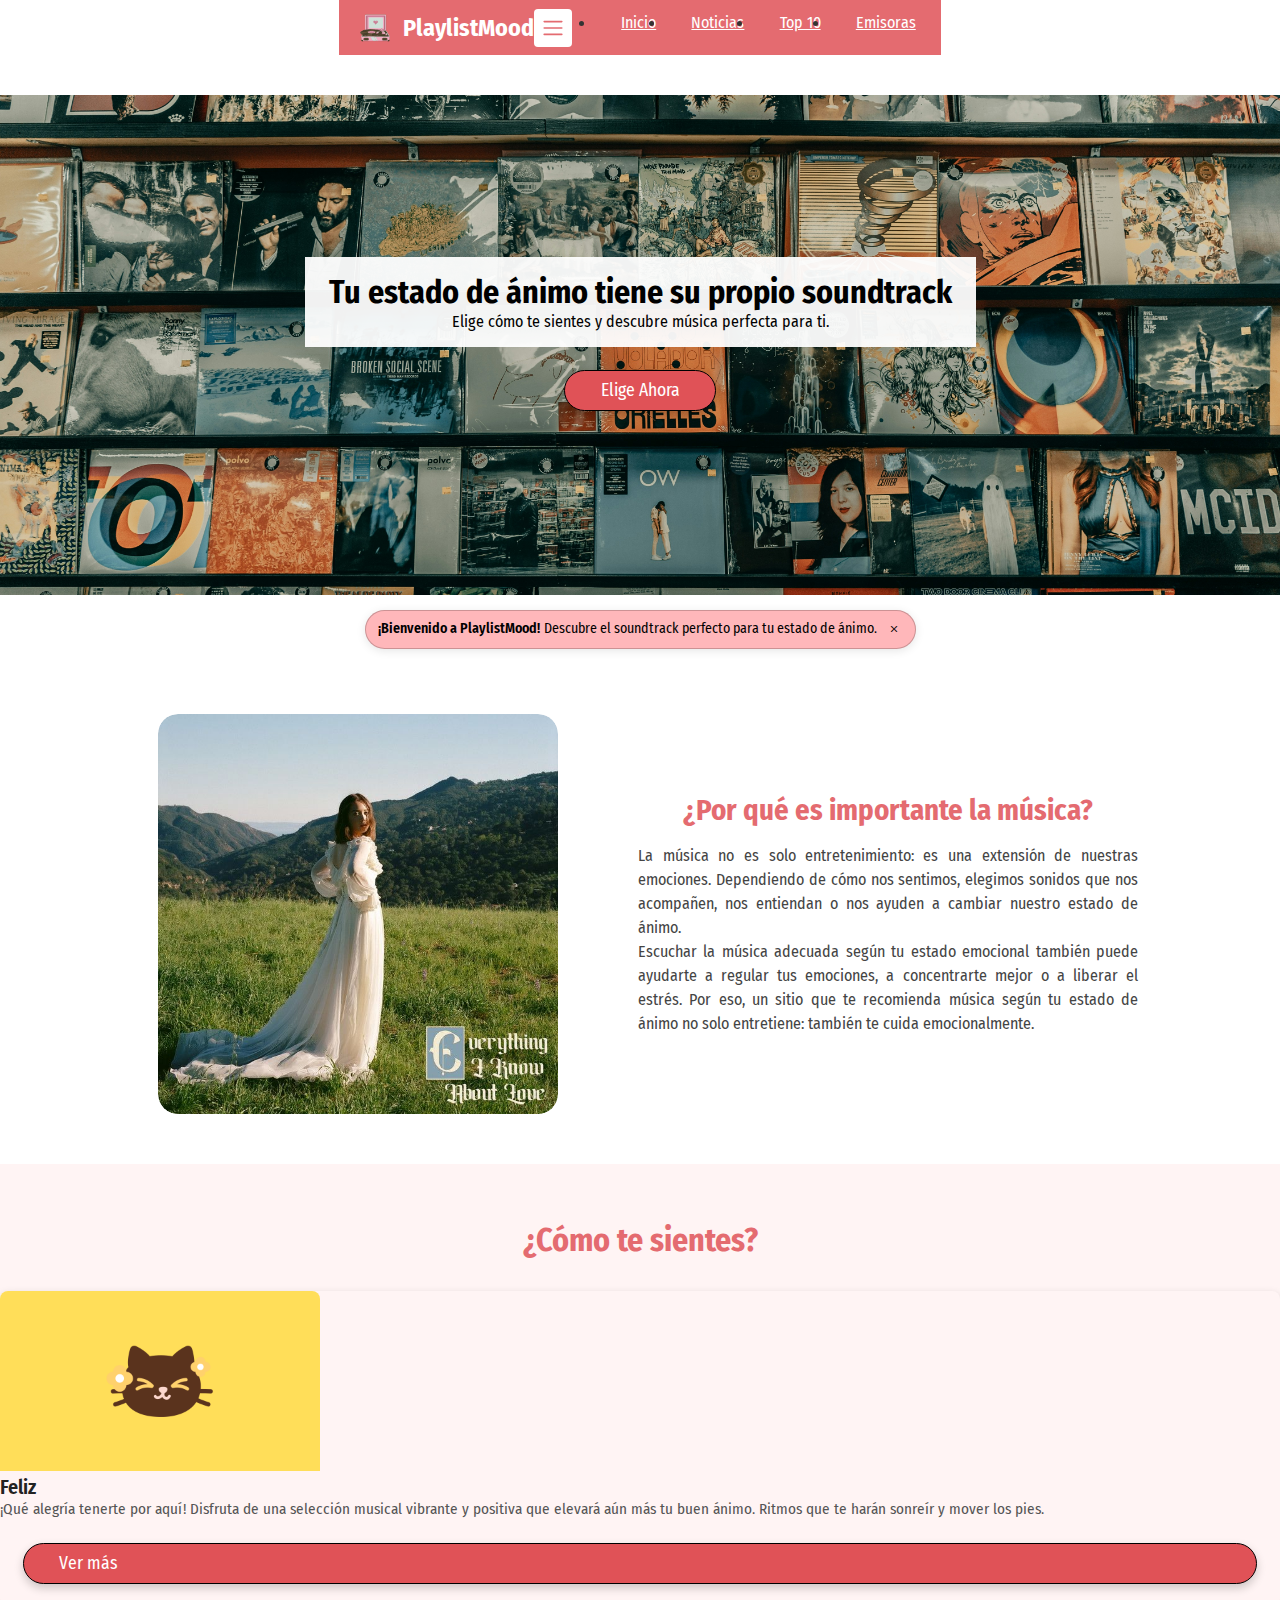
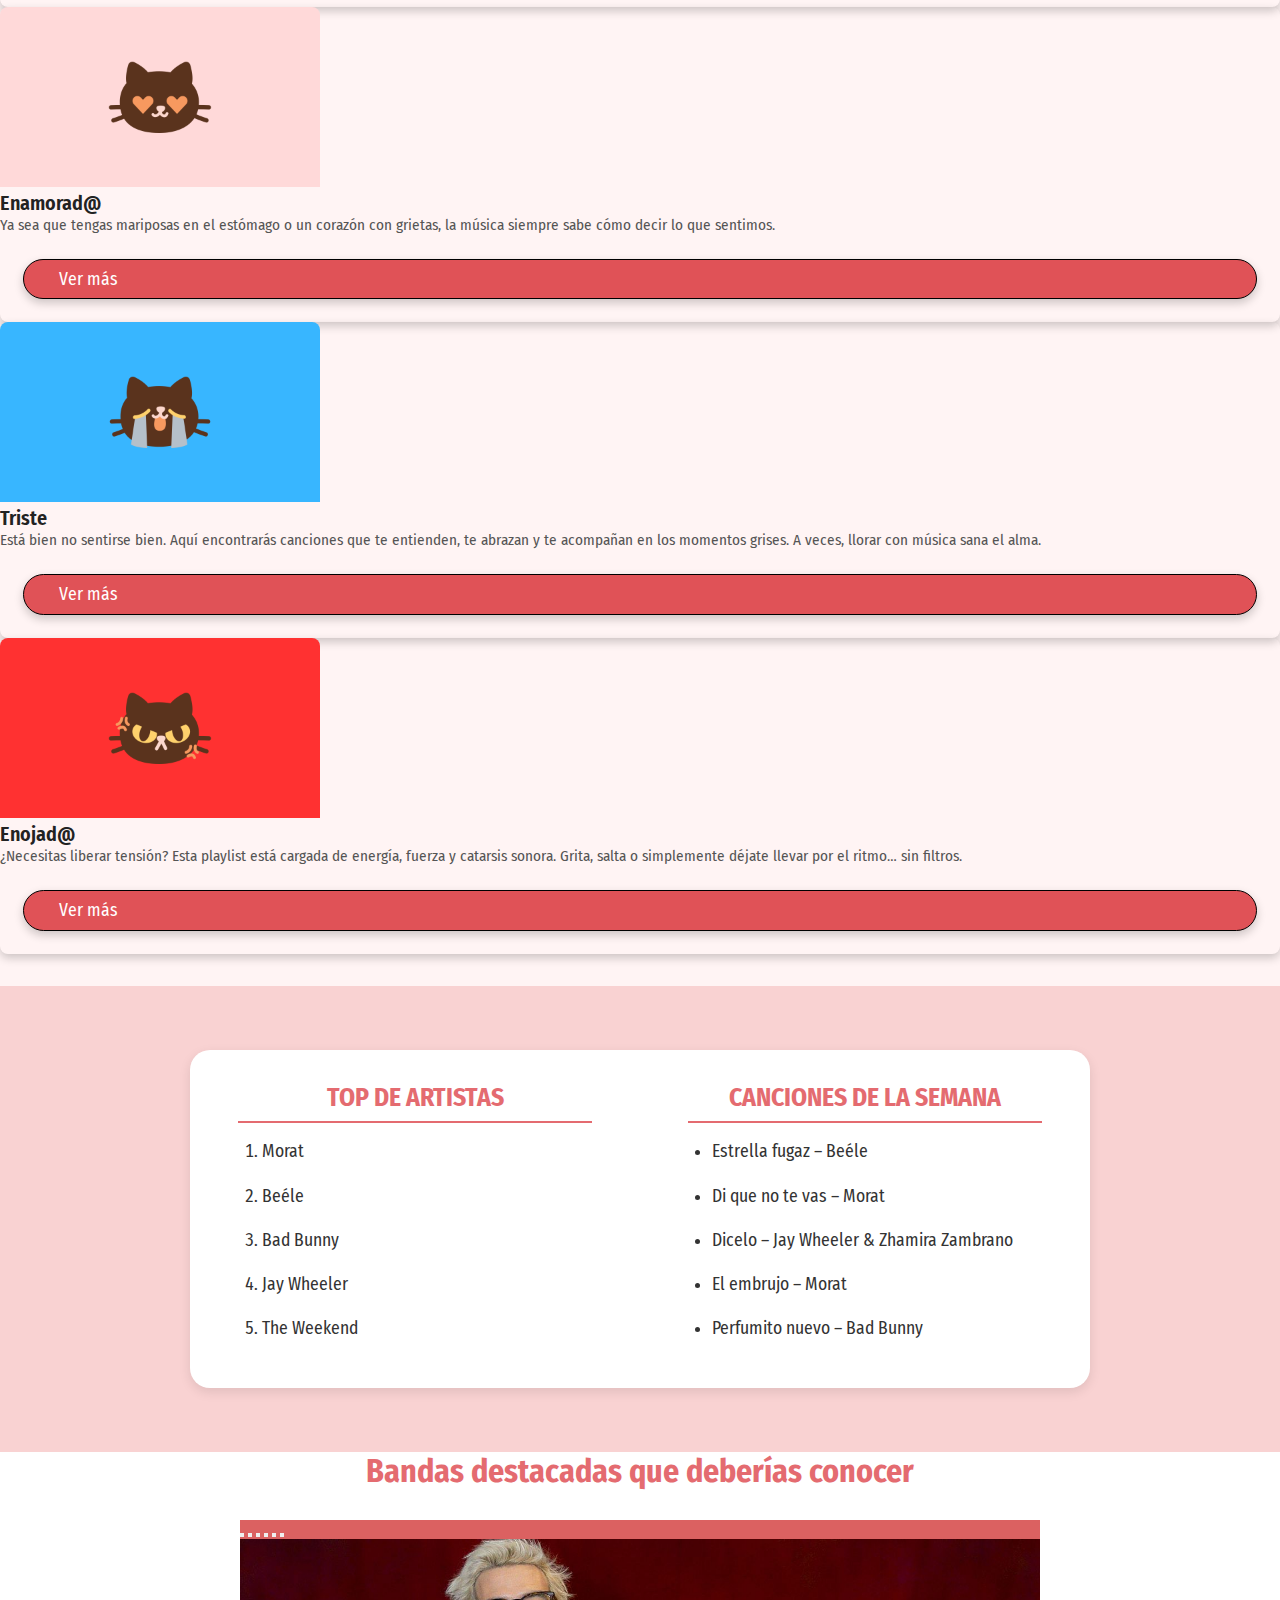
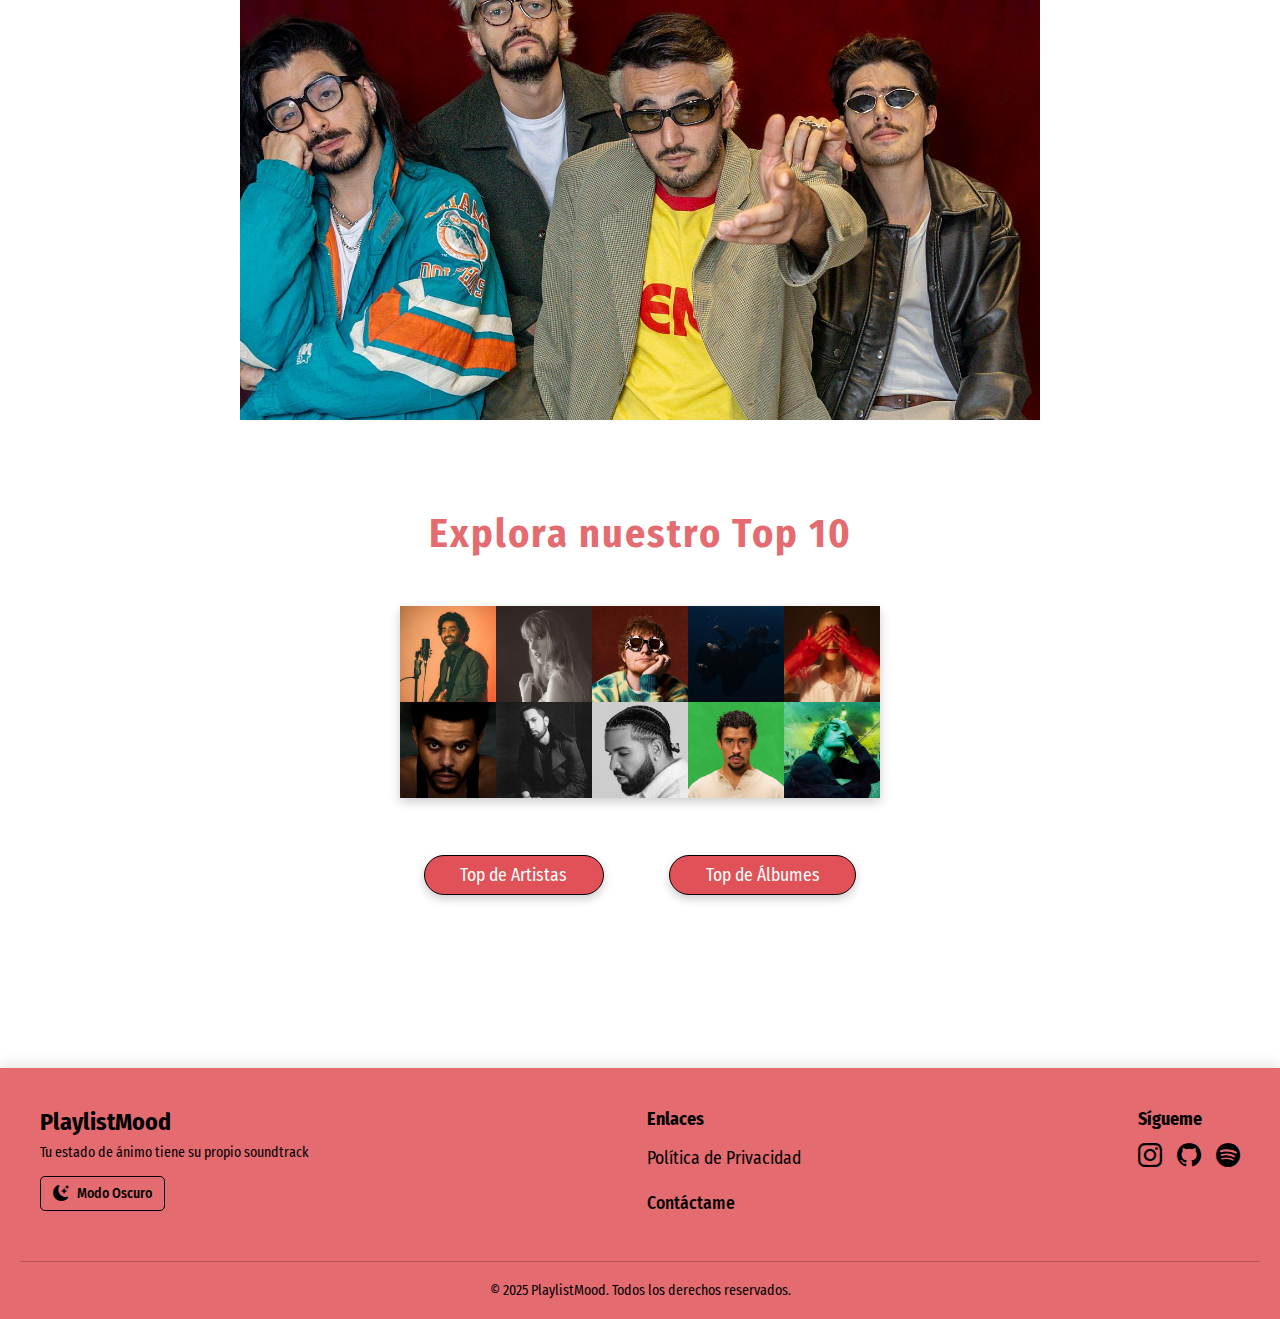
<file: index.html>
<!DOCTYPE html>
<html lang="en">
  <head>
    <meta charset="UTF-8" />
    <meta name="viewport" content="width=device-width, initial-scale=1.0" />
    <meta
      name="description"
      content="Recomendaciones musicales según tu estado de ánimo."
    />
    <meta
      name="keywords"
      content="música, mood, emociones, canciones, playlists"
    />
    <meta name="Stacy" content="PlaylistMood" />
    <link rel="stylesheet" href="styles.css" />
    <link
      href="https://cdn.jsdelivr.net/npm/bootstrap@5.3.7/dist/css/bootstrap.min.css"
      rel="stylesheet"
      integrity="sha384-LN+7fdVzj6u52u30Kp6M/trliBMCMKTyK833zpbD+pXdCLuTusPj697FH4R/5mcr"
      crossorigin="anonymous"
    />
    <link rel="preconnect" href="https://fonts.googleapis.com" />
    <link rel="preconnect" href="https://fonts.gstatic.com" crossorigin />
    <link
      href="https://fonts.googleapis.com/css2?family=Fira+Sans+Condensed:ital,wght@0,100;0,200;0,300;0,400;0,500;0,600;0,700;0,800;0,900;1,100;1,200;1,300;1,400;1,500;1,600;1,700;1,800;1,900&display=swap"
      rel="stylesheet"
    />
    <link rel="icon" href="Logo.png" type="image/png" />
    <link
      href="https://cdn.jsdelivr.net/npm/bootstrap-icons@1.10.5/font/bootstrap-icons.css"
      rel="stylesheet"
    />

    <title>PlaylistMood</title>
  </head>
  <body>
    <!-- NavBar -->
    <nav class="navbar navbar-expand-lg fixed-top mi-navbar">
      <div class="container-fluid">
        <a class="navbar-brand d-flex align-items-center" href="#">
          <img src="Logo.png" alt="Logo" width="40" height="40" class="me-2" />
          PlaylistMood
        </a>
        <button
          class="navbar-toggler"
          type="button"
          data-bs-toggle="collapse"
          data-bs-target="#navbarNav"
          aria-controls="navbarNav"
          aria-expanded="false"
          aria-label="Toggle navigation"
        >
          <span class="navbar-toggler-icon"></span>
        </button>
        <div
          class="collapse navbar-collapse justify-content-end"
          id="navbarNav"
        >
          <ul class="navbar-nav">
            <li class="nav-item">
              <a class="nav-link active" aria-current="page" href="#">Inicio</a>
            </li>
            <li class="nav-item">
              <a class="nav-link" href="noticias.html">Noticias</a>
            </li>
            <li class="nav-item">
              <a class="nav-link" href="#top10">Top 10</a>
            </li>
            <li class="nav-item">
              <a class="nav-link" href="emisoras.html">Emisoras</a>
            </li>
          </ul>
        </div>
      </div>
    </nav>
    <!-- Fin NavBar -->

    <!-- Banner -->
    <section class="banner">
      <div class="texto-banner">
        <h1 class="titulo-banner">
          Tu estado de ánimo tiene su propio soundtrack
        </h1>
        <p class="subtitulo-banner">
          Elige cómo te sientes y descubre música perfecta para ti.
        </p>
      </div>
      <a href="#mood" class="btn-banner">Elige Ahora</a>
    </section>
    <!-- Alerta -->
    <div class="custom-alert alert fade show" role="alert">
      <span class="alert-message"
        ><strong>¡Bienvenido a PlaylistMood!</strong> Descubre el soundtrack
        perfecto para tu estado de ánimo.</span
      >
      <button
        type="button"
        class="custom-btn-close"
        data-bs-dismiss="alert"
        aria-label="Close"
      >
        <i class="bi bi-x"></i>
      </button>
    </div>
    <!-- Info -->
    <section class="info">
      <!-- Carrusel a la izquierda -->
      <div class="info-izquierda">
        <div id="carouselExampleFade" class="carousel slide carousel-fade">
          <div class="carousel-inner">
            <div class="carousel-item active">
              <img
                src="img/Laufey - Everything I Know About Love (1).jpeg"
                class="d-block w-100"
                alt="Laufey - Everything I Know About Love"
              />
            </div>
            <div class="carousel-item">
              <img
                src="img/SI AYER FUERA HOY - Album by Morat _ Spotify.jpeg"
                class="d-block w-100"
                alt="Morat - SI AYER FUERA HOY"
              />
            </div>
            <div class="carousel-item">
              <img
                src="img/Lana Del Ray - Ultraviolence.jpeg"
                class="d-block w-100"
                alt="Lana Del Ray - Ultraviolence"
              />
            </div>
            <div class="carousel-item">
              <img
                src="img/topAlbumAM.jpg"
                class="d-block w-100"
                alt="Arctic Monkeys - AM"
              />
            </div>
          </div>

          <!-- Controles -->
          <button
            class="carousel-control-prev"
            type="button"
            data-bs-target="#carouselExampleFade"
            data-bs-slide="prev"
          >
            <span class="carousel-control-prev-icon" aria-hidden="true"></span>
            <span class="visually-hidden">Anterior</span>
          </button>
          <button
            class="carousel-control-next"
            type="button"
            data-bs-target="#carouselExampleFade"
            data-bs-slide="next"
          >
            <span class="carousel-control-next-icon" aria-hidden="true"></span>
            <span class="visually-hidden">Siguiente</span>
          </button>
        </div>
      </div>

      <!-- Texto a la derecha -->
      <div class="info-derecha">
        <h5>¿Por qué es importante la música?</h5>
        <p>
          La música no es solo entretenimiento: es una extensión de nuestras
          emociones. Dependiendo de cómo nos sentimos, elegimos sonidos que nos
          acompañen, nos entiendan o nos ayuden a cambiar nuestro estado de
          ánimo. <br />
          Escuchar la música adecuada según tu estado emocional también puede
          ayudarte a regular tus emociones, a concentrarte mejor o a liberar el
          estrés. Por eso, un sitio que te recomienda música según tu estado de
          ánimo no solo entretiene: también te cuida emocionalmente.
        </p>
      </div>
    </section>

    <!-- Mood -->
    <section
      id="mood"
      class="mood"
      style="padding: 2rem 0; background-color: #f8f9fa"
    >
      <div class="container text-center">
        <h2 style="margin-bottom: 2rem">¿Cómo te sientes?</h2>
        <div class="row justify-content-center">
          <div class="col-md-3 mb-4 d-flex align-items-stretch">
            <div class="card w-100 d-flex flex-column" style="width: 100%">
              <img src="img/feliz.png" class="card-img-top" alt="Feliz" />
              <div class="card-body">
                <h5 class="card-title">Feliz</h5>
                <p class="card-text">
                  ¡Qué alegría tenerte por aquí! Disfruta de una selección
                  musical vibrante y positiva que elevará aún más tu buen ánimo.
                  Ritmos que te harán sonreír y mover los pies.
                </p>
                <a href="feliz.html" class="btn btn-primary">Ver más</a>
              </div>
            </div>
          </div>

          <div class="col-md-3 mb-4 d-flex align-items-stretch">
            <div class="card w-100 d-flex flex-column" style="width: 100%">
              <img
                src="img/enamorado.png"
                class="card-img-top"
                alt="enamorado"
              />
              <div class="card-body">
                <h5 class="card-title">Enamorad@</h5>
                <p class="card-text">
                  Ya sea que tengas mariposas en el estómago o un corazón con
                  grietas, la música siempre sabe cómo decir lo que sentimos.
                </p>
                <a href="enamorado.html" class="btn btn-primary">Ver más</a>
              </div>
            </div>
          </div>

          <div class="col-md-3 mb-4 d-flex align-items-stretch">
            <div class="card w-100 d-flex flex-column" style="width: 100%">
              <img src="img/triste.png" class="card-img-top" alt="triste" />
              <div class="card-body">
                <h5 class="card-title">Triste</h5>
                <p class="card-text">
                  Está bien no sentirse bien. Aquí encontrarás canciones que te
                  entienden, te abrazan y te acompañan en los momentos grises. A
                  veces, llorar con música sana el alma.
                </p>
                <a href="triste.html" class="btn btn-primary">Ver más</a>
              </div>
            </div>
          </div>

          <div class="col-md-3 mb-4 d-flex align-items-stretch">
            <div class="card w-100 d-flex flex-column" style="width: 100%">
              <img src="img/enojado.png" class="card-img-top" alt="enojado" />
              <div class="card-body">
                <h5 class="card-title">Enojad@</h5>
                <p class="card-text">
                  ¿Necesitas liberar tensión? Esta playlist está cargada de
                  energía, fuerza y catarsis sonora. Grita, salta o simplemente
                  déjate llevar por el ritmo… sin filtros.
                </p>
                <a href="enojado.html" class="btn btn-primary">Ver más</a>
              </div>
            </div>
          </div>
        </div>
      </div>
    </section>

    <!-- Top de artistas y canciones -->
    <section class="top">
      <div class="listas-contenedor">
        <!-- Lista de artistas -->
        <div class="lista-artistas">
          <h2>TOP DE ARTISTAS</h2>
          <ol>
            <li>
              <a
                href="https://open.spotify.com/intl-es/artist/5C4PDR4LnhZTbVnKWXuDKD?si=Du5RPz5VSeeLx39uJmbeQw"
                target="_blank"
                >Morat</a
              >
            </li>
            <li>
              <a
                href="https://open.spotify.com/intl-es/artist/7a0XAaPaK2aDSqa8p3QnC7?si=Bul-c71DQ5mO0EZ7V9JeRw"
                target="_blank"
                >Beéle</a
              >
            </li>
            <li>
              <a
                href="https://open.spotify.com/intl-es/artist/4q3ewBCX7sLwd24euuV69X?si=U--8dHj_TAyFrTIugjOZ4Q"
                target="_blank"
                >Bad Bunny</a
              >
            </li>
            <li>
              <a
                href="https://open.spotify.com/intl-es/artist/2cPqdH7XMvwaBJEVjheH8g?si=x_Ns2DT_QhiJJ3RZdvs8aA"
                target="_blank"
                >Jay Wheeler</a
              >
            </li>
            <li>
              <a
                href="https://open.spotify.com/intl-es/artist/1Xyo4u8uXC1ZmMpatF05PJ?si=eIR8XcWlTdWedqJUJvCjTw"
                target="_blank"
                >The Weekend</a
              >
            </li>
          </ol>
        </div>

        <!-- Lista de canciones -->
        <div class="lista-canciones">
          <h2>CANCIONES DE LA SEMANA</h2>
          <ul>
            <li>
              <a
                href="https://open.spotify.com/intl-es/track/7dhCEmObPAQ6dLSjgpmHUm?si=a1c659101f074e59"
                target="_blank"
                >Estrella fugaz – Beéle</a
              >
            </li>
            <li>
              <a
                href="https://open.spotify.com/intl-es/track/5b3B3RwTBAmyRgX6caDQaS?si=d341f48a24064790"
                target="_blank"
                >Di que no te vas – Morat</a
              >
            </li>
            <li>
              <a
                href="https://open.spotify.com/intl-es/track/0yFNk7ZdaaJrJhzFwTNfLh?si=6bef9823098e4d47"
                target="_blank"
                >Dicelo – Jay Wheeler & Zhamira Zambrano</a
              >
            </li>
            <li>
              <a
                href="https://open.spotify.com/intl-es/track/3iyCM8b7clmfGHTAeIzFHK?si=2bc34914a37e48ca"
                target="_blank"
                >El embrujo – Morat</a
              >
            </li>
            <li>
              <a
                href="https://open.spotify.com/intl-es/track/1Q9Efnm5csdCMFynISxL2x?si=fcc8f18c445d40c3"
                target="_blank"
                >Perfumito nuevo – Bad Bunny</a
              >
            </li>
          </ul>
        </div>
      </div>
    </section>

    <!-- Título carrusel de bandas -->
    <h3 class="titulo-destacados text-center my-4">
      Bandas destacadas que deberías conocer
    </h3>

    <!-- Carrusel de bandas -->
    <div
      id="carouselExampleCaptions"
      class="carousel slide carrusel-destacado mx-auto"
    >
      <div class="carousel-indicators">
        <button
          type="button"
          data-bs-target="#carouselExampleCaptions"
          data-bs-slide-to="0"
          class="active"
          aria-current="true"
          aria-label="Slide 1"
        ></button>
        <button
          type="button"
          data-bs-target="#carouselExampleCaptions"
          data-bs-slide-to="1"
          aria-label="Slide 2"
        ></button>
        <button
          type="button"
          data-bs-target="#carouselExampleCaptions"
          data-bs-slide-to="2"
          aria-label="Slide 3"
        ></button>
        <button
          type="button"
          data-bs-target="#carouselExampleCaptions"
          data-bs-slide-to="3"
          aria-label="Slide 4"
        ></button>
        <button
          type="button"
          data-bs-target="#carouselExampleCaptions"
          data-bs-slide-to="4"
          aria-label="Slide 5"
        ></button>
        <button
          type="button"
          data-bs-target="#carouselExampleCaptions"
          data-bs-slide-to="5"
          aria-label="Slide 6"
        ></button>
      </div>
      <div class="carousel-inner">
        <div class="carousel-item active">
          <img src="img/Morat.jpeg" class="d-block w-100" alt="Banda 1" />
          <div class="carousel-caption d-block">
            <h5>Morat</h5>
            <p>
              Grupo colombiano de pop folk con letras emotivas y melodías que
              conquistan el mundo hispano.
            </p>
          </div>
        </div>
        <div class="carousel-item">
          <img
            src="img/Twenty One Pilots.jpg"
            class="d-block w-100"
            alt="Banda 2"
          />
          <div class="carousel-caption d-block">
            <h5>Twenty One Pilots</h5>
            <p>
              Dúo estadounidense que fusiona pop, rap y rock con letras
              profundas y gran impacto visual.
            </p>
          </div>
        </div>
        <div class="carousel-item">
          <img
            src="img/Arctic Monkeys.jpg"
            class="d-block w-100"
            alt="Banda 3"
          />
          <div class="carousel-caption d-block">
            <h5>Arctic Monkeys</h5>
            <p>
              Desde Inglaterra, redefinieron el indie rock con letras afiladas y
              ritmos potentes liderados por Alex Turner.
            </p>
          </div>
        </div>
        <div class="carousel-item">
          <img
            src="img/the neighbourhood.jpeg"
            class="d-block w-100"
            alt="Banda 4"
          />
          <div class="carousel-caption d-block">
            <h5>The Neighbourhood</h5>
            <p>
              Famosos por Sweater Weather, combinan rock alternativo con sonidos
              oscuros y letras nostálgicas.
            </p>
          </div>
        </div>
        <div class="carousel-item">
          <img src="img/Maneskin.jpg" class="d-block w-100" alt="Banda 5" />
          <div class="carousel-caption d-block">
            <h5>Måneskin</h5>
            <p>
              Glam rock italiano con actitud rebelde y energía explosiva;
              ganadores de Eurovisión 2021.
            </p>
          </div>
        </div>
        <div class="carousel-item">
          <img src="img/The Marías.jpeg" class="d-block w-100" alt="Banda 6" />
          <div class="carousel-caption d-block">
            <h5>The Marías</h5>
            <p>
              Banda de Los Ángeles con un estilo sensual que mezcla indie pop,
              soul y jazz, cantando en inglés y español.
            </p>
          </div>
        </div>
      </div>
      <button
        class="carousel-control-prev"
        type="button"
        data-bs-target="#carouselExampleCaptions"
        data-bs-slide="prev"
      >
        <span class="carousel-control-prev-icon" aria-hidden="true"></span>
        <span class="visually-hidden">Anterior</span>
      </button>
      <button
        class="carousel-control-next"
        type="button"
        data-bs-target="#carouselExampleCaptions"
        data-bs-slide="next"
      >
        <span class="carousel-control-next-icon" aria-hidden="true"></span>
        <span class="visually-hidden">Siguiente</span>
      </button>
    </div>
    <!-- Top 10 -->
    <section class="top10" id="top10">
      <h2 class="top10-title">Explora nuestro Top 10</h2>
      <img
        src="img/top10.jpg"
        alt="Top 10 Promotional Image"
        class="top10-img"
      />
      <div class="top10-buttons">
        <a href="topArtistas.html" class="btn-top10">Top de Artistas</a>
        <a href="topAlbumes.html" class="btn-top10">Top de Álbumes</a>
      </div>
    </section>

    <footer class="footer">
      <div class="footer-container">
        <div class="footer-brand">
          <h2>PlaylistMood</h2>
          <p>Tu estado de ánimo tiene su propio soundtrack</p>
          <!-- Dark Mode -->
          <div class="footer-theme-toggle">
            <button id="theme-toggle" class="theme-toggle-btn">
              <i class="bi bi-moon-stars-fill"></i> Modo Oscuro
            </button>
          </div>
        </div>

        <!-- Enlaces útiles -->
        <div class="footer-links">
          <h4>Enlaces</h4>
          <ul>
            <li><a href="politicas.html">Política de Privacidad</a></li>
            <li><a href="mailto:sa24-0509@unphu.edu.do">Contáctame</a></li>
          </ul>
        </div>

        <!-- Redes sociales -->
        <div class="footer-social">
          <h4>Sígueme</h4>
          <div class="social-icons">
            <a
              href="https://www.instagram.com/bystacyy?igsh=aW00NnQ2aTU2Y2d3"
              target="_blank"
              aria-label="Instagram"
            >
              <i class="bi bi-instagram"></i>
            </a>
            <a
              href="https://github.com/bystacyy"
              target="_blank"
              aria-label="GitHub"
            >
              <i class="bi bi-github"></i>
            </a>
            <a
              href="https://open.spotify.com/user/5kmatqpje7ikcr4iqhaaz79kg?si=KM62CVtCR0q35xjqTy8Y4g"
              target="_blank"
              aria-label="Spotify"
            >
              <i class="bi bi-spotify"></i>
            </a>
          </div>
        </div>
      </div>
      <!-- Parte inferior -->
      <div class="footer-bottom">
        <p>© 2025 PlaylistMood. Todos los derechos reservados.</p>
      </div>
    </footer>

    <script
      src="https://cdn.jsdelivr.net/npm/bootstrap@5.3.7/dist/js/bootstrap.bundle.min.js"
      integrity="sha384-ndDqU0Gzau9qJ1lfW4pNLlhNTkCfHzAVBReH9diLvGRem5+R9g2FzA8ZGN954O5Q"
      crossorigin="anonymous"
    ></script>
    <script src="js/main.js"></script>
  </body>
</html>
</file>
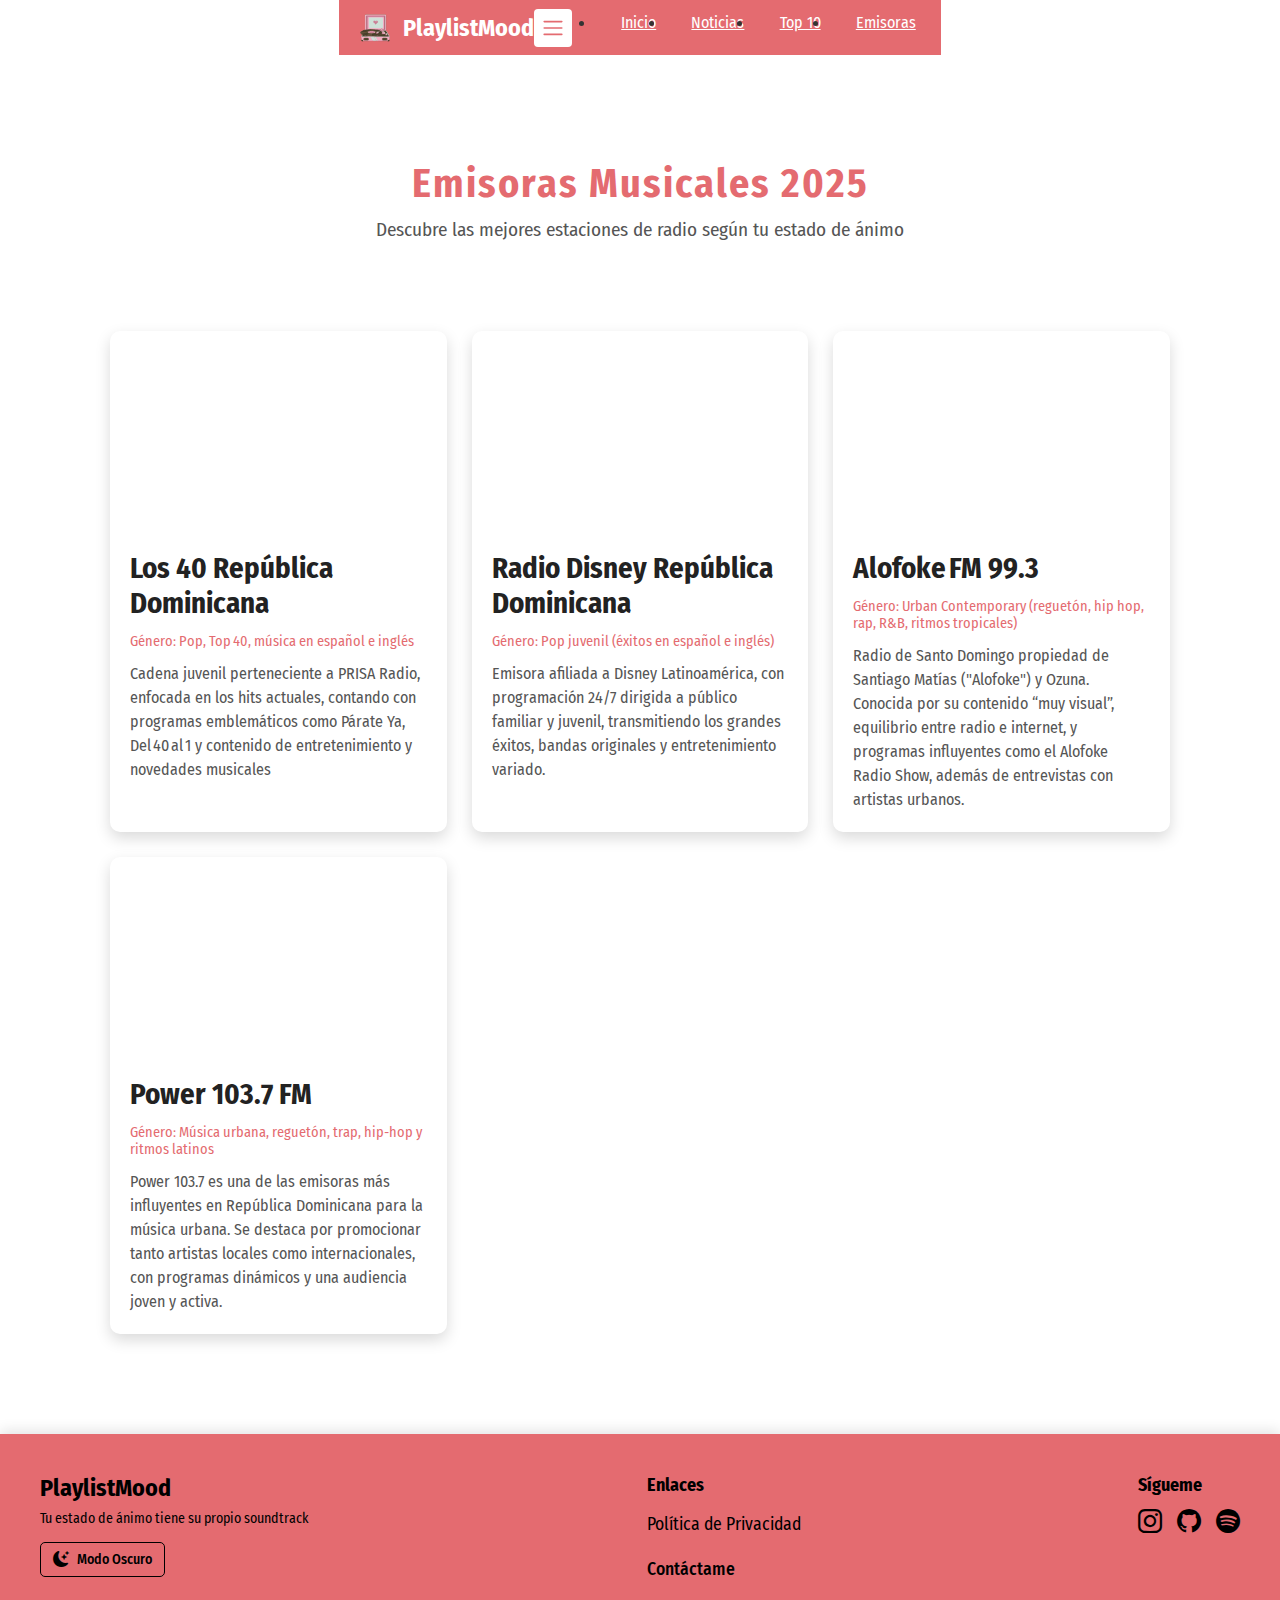
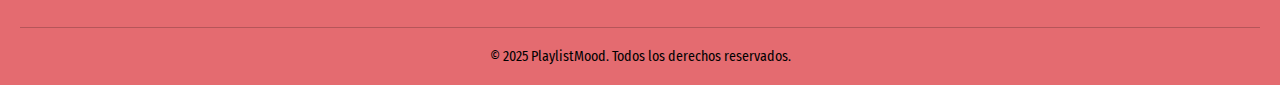
<file: emisoras.html>
<!DOCTYPE html>
<html lang="en">
  <head>
    <meta charset="UTF-8" />
    <meta name="viewport" content="width=device-width, initial-scale=1.0" />
    <meta
      name="description"
      content="Recomendaciones musicales según tu estado de ánimo."
    />
    <meta
      name="keywords"
      content="música, emisoras, radio, playlists, ubicaciones"
    />
    <meta name="author" content="Stacy" />
    <link rel="stylesheet" href="styles.css" />
    <link
      href="https://cdn.jsdelivr.net/npm/bootstrap@5.3.7/dist/css/bootstrap.min.css"
      rel="stylesheet"
      integrity="sha384-LN+7fdVzj6u52u30Kp6M/trliBMCMKTyK833zpbD+pXdCLuTusPj697FH4R/5mcr"
      crossorigin="anonymous"
    />
    <link rel="preconnect" href="https://fonts.googleapis.com" />
    <link rel="preconnect" href="https://fonts.gstatic.com" crossorigin />
    <link
      href="https://fonts.googleapis.com/css2?family=Fira+Sans+Condensed:ital,wght@0,100;0,200;0,300;0,400;0,500;0,600;0,700;0,800;0,900;1,100;1,200;1,300;1,400;1,500;1,600;1,700;1,800;1,900&display=swap"
      rel="stylesheet"
    />
    <link rel="icon" href="Logo.png" type="image/png" />
    <link
      href="https://cdn.jsdelivr.net/npm/bootstrap-icons@1.10.5/font/bootstrap-icons.css"
      rel="stylesheet"
    />
    <title>Emisoras - PlaylistMood</title>
  </head>
  <body>
    <!-- NavBar -->
    <nav class="navbar navbar-expand-lg fixed-top mi-navbar">
      <div class="container-fluid">
        <a class="navbar-brand d-flex align-items-center" href="index.html">
          <img src="Logo.png" alt="Logo" width="40" height="40" class="me-2" />
          PlaylistMood
        </a>
        <button
          class="navbar-toggler"
          type="button"
          data-bs-toggle="collapse"
          data-bs-target="#navbarNav"
          aria-controls="navbarNav"
          aria-expanded="false"
          aria-label="Toggle navigation"
        >
          <span class="navbar-toggler-icon"></span>
        </button>
        <div class="collapse navbar-collapse" id="navbarNav">
          <ul class="navbar-nav ms-auto">
            <li class="nav-item">
              <a class="nav-link" href="index.html">Inicio</a>
            </li>
            <li class="nav-item">
              <a class="nav-link" href="noticias.html">Noticias</a>
            </li>
            <li class="nav-item">
              <a class="nav-link" href="index.html#top10">Top 10</a>
            </li>
            <li class="nav-item">
              <a
                class="nav-link active"
                aria-current="page"
                href="emisoras.html"
                >Emisoras</a
              >
            </li>
          </ul>
        </div>
      </div>
    </nav>
    <!-- Fin NavBar -->

    <!-- Header -->
    <header class="emisoras-header">
      <h1 class="emisoras-title">Emisoras Musicales 2025</h1>
      <p class="emisoras-subtitle">
        Descubre las mejores estaciones de radio según tu estado de ánimo
      </p>
    </header>

    <!-- Emisoras -->
    <main class="emisoras-main">
      <section class="emisoras-grid">
        <div class="emisoras-card">
          <iframe
            src="https://www.google.com/maps/embed?pb=!1m18!1m12!1m3!1d3784.256060569093!2d-69.926834026142!3d18.472057070656998!2m3!1f0!2f0!3f0!3m2!1i1024!2i768!4f13.1!3m3!1m2!1s0x8eaf89db6ff28fbd%3A0xffad0476485ec743!2sLOS%2040%2088.5%20FMlom!5e0!3m2!1ses!2sdo!4v1751827003299!5m2!1ses!2sdo"
            width="100%"
            height="200"
            style="border: 0"
            allowfullscreen=""
            loading="lazy"
            referrerpolicy="no-referrer-when-downgrade"
          ></iframe>
          <div class="emisoras-info">
            <h3 class="emisoras-title">Los 40 República Dominicana</h3>
            <p class="emisoras-genre">
              Género: Pop, Top 40, música en español e inglés
            </p>
            <p class="emisoras-description">
              Cadena juvenil perteneciente a PRISA Radio, enfocada en los hits
              actuales, contando con programas emblemáticos como Párate Ya,
              Del 40 al 1 y contenido de entretenimiento y novedades musicales
            </p>
          </div>
        </div>
        <div class="emisoras-card">
          <iframe
            src="https://www.google.com/maps/embed?pb=!1m18!1m12!1m3!1d3784.256932074407!2d-69.92688882614203!3d18.472017570658156!2m3!1f0!2f0!3f0!3m2!1i1024!2i768!4f13.1!3m3!1m2!1s0x8eaf89db6e54fff9%3A0x6c660f15bf0fb707!2sRadio%20Disney%2097.3%20FM%20Santo%20Domingo!5e0!3m2!1ses!2sdo!4v1751827220725!5m2!1ses!2sdo"
            width="100%"
            height="200"
            style="border: 0"
            allowfullscreen=""
            loading="lazy"
            referrerpolicy="no-referrer-when-downgrade"
          ></iframe>
          <div class="emisoras-info">
            <h3 class="emisoras-title">Radio Disney República Dominicana</h3>
            <p class="emisoras-genre">
              Género: Pop juvenil (éxitos en español e inglés)
            </p>
            <p class="emisoras-description">
              Emisora afiliada a Disney Latinoamérica, con programación 24/7
              dirigida a público familiar y juvenil, transmitiendo los grandes
              éxitos, bandas originales y entretenimiento variado.
            </p>
          </div>
        </div>
        <div class="emisoras-card">
          <iframe
            src="https://www.google.com/maps/embed?pb=!1m18!1m12!1m3!1d3784.2323505218405!2d-69.94614002614196!3d18.47313167062425!2m3!1f0!2f0!3f0!3m2!1i1024!2i768!4f13.1!3m3!1m2!1s0x8eaf89ab011ea197%3A0xf71117305f2fc0b9!2sAlofoke%20Radio%20Show%20FM%2099.3!5e0!3m2!1ses!2sdo!4v1751827420749!5m2!1ses!2sdo"
            width="100%"
            height="200"
            style="border: 0"
            allowfullscreen=""
            loading="lazy"
            referrerpolicy="no-referrer-when-downgrade"
          ></iframe>
          <div class="emisoras-info">
            <h3 class="emisoras-title">Alofoke FM 99.3</h3>
            <p class="emisoras-genre">
              Género: Urban Contemporary (reguetón, hip hop, rap, R&B, ritmos
              tropicales)
            </p>
            <p class="emisoras-description">
              Radio de Santo Domingo propiedad de Santiago Matías ("Alofoke") y
              Ozuna. Conocida por su contenido “muy visual”, equilibrio entre
              radio e internet, y programas influyentes como el Alofoke Radio
              Show, además de entrevistas con artistas urbanos.
            </p>
          </div>
        </div>
        <div class="emisoras-card">
          <iframe
            src="https://www.google.com/maps/embed?pb=!1m18!1m12!1m3!1d3784.164319612998!2d-69.9293431261418!3d18.476214670530286!2m3!1f0!2f0!3f0!3m2!1i1024!2i768!4f13.1!3m3!1m2!1s0x8eaf89c36d3365f9%3A0x2c2a5a6c974b7c2c!2sPower%20103.7%20FM!5e0!3m2!1ses!2sdo!4v1751827600901!5m2!1ses!2sdo"
            width="100%"
            height="200"
            style="border: 0"
            allowfullscreen=""
            loading="lazy"
            referrerpolicy="no-referrer-when-downgrade"
          ></iframe>
          <div class="emisoras-info">
            <h3 class="emisoras-title">Power 103.7 FM</h3>
            <p class="emisoras-genre">
              Género: Música urbana, reguetón, trap, hip-hop y ritmos latinos
            </p>
            <p class="emisoras-description">
              Power 103.7 es una de las emisoras más influyentes en República
              Dominicana para la música urbana. Se destaca por promocionar tanto
              artistas locales como internacionales, con programas dinámicos y
              una audiencia joven y activa.
            </p>
          </div>
        </div>
      </section>
    </main>

    <!-- Footer -->
    <footer class="footer">
      <div class="footer-container">
        <div class="footer-brand">
          <h2>PlaylistMood</h2>
          <p>Tu estado de ánimo tiene su propio soundtrack</p>
          <!-- Dark Mode -->
          <div class="footer-theme-toggle">
            <button id="theme-toggle" class="theme-toggle-btn">
              <i class="bi bi-moon-stars-fill"></i> Modo Oscuro
            </button>
          </div>
        </div>

        <!-- Enlaces útiles -->
        <div class="footer-links">
          <h4>Enlaces</h4>
          <ul>
            <li><a href="politicas.html">Política de Privacidad</a></li>
            <li><a href="mailto:sa24-0509@unphu.edu.do">Contáctame</a></li>
          </ul>
        </div>

        <!-- Redes sociales -->
        <div class="footer-social">
          <h4>Sígueme</h4>
          <div class="social-icons">
            <a
              href="https://www.instagram.com/bystacyy?igsh=aW00NnQ2aTU2Y2d3"
              target="_blank"
              aria-label="Instagram"
            >
              <i class="bi bi-instagram"></i>
            </a>
            <a
              href="https://github.com/bystacyy"
              target="_blank"
              aria-label="GitHub"
            >
              <i class="bi bi-github"></i>
            </a>
            <a
              href="https://open.spotify.com/user/5kmatqpje7ikcr4iqhaaz79kg?si=KM62CVtCR0q35xjqTy8Y4g"
              target="_blank"
              aria-label="Spotify"
            >
              <i class="bi bi-spotify"></i>
            </a>
          </div>
        </div>
      </div>
      <!-- Parte inferior -->
      <div class="footer-bottom">
        <p>© 2025 PlaylistMood. Todos los derechos reservados.</p>
      </div>
    </footer>

    <script
      src="https://cdn.jsdelivr.net/npm/bootstrap@5.3.7/dist/js/bootstrap.bundle.min.js"
      integrity="sha384-ndDqU0Gzau9qJ1lfW4pNLlhNTkCfHzAVBReH9diLvGRem5+R9g2FzA8ZGN954O5Q"
      crossorigin="anonymous"
    ></script>
    <script src="js/main.js"></script>
  </body>
</html>
</file>
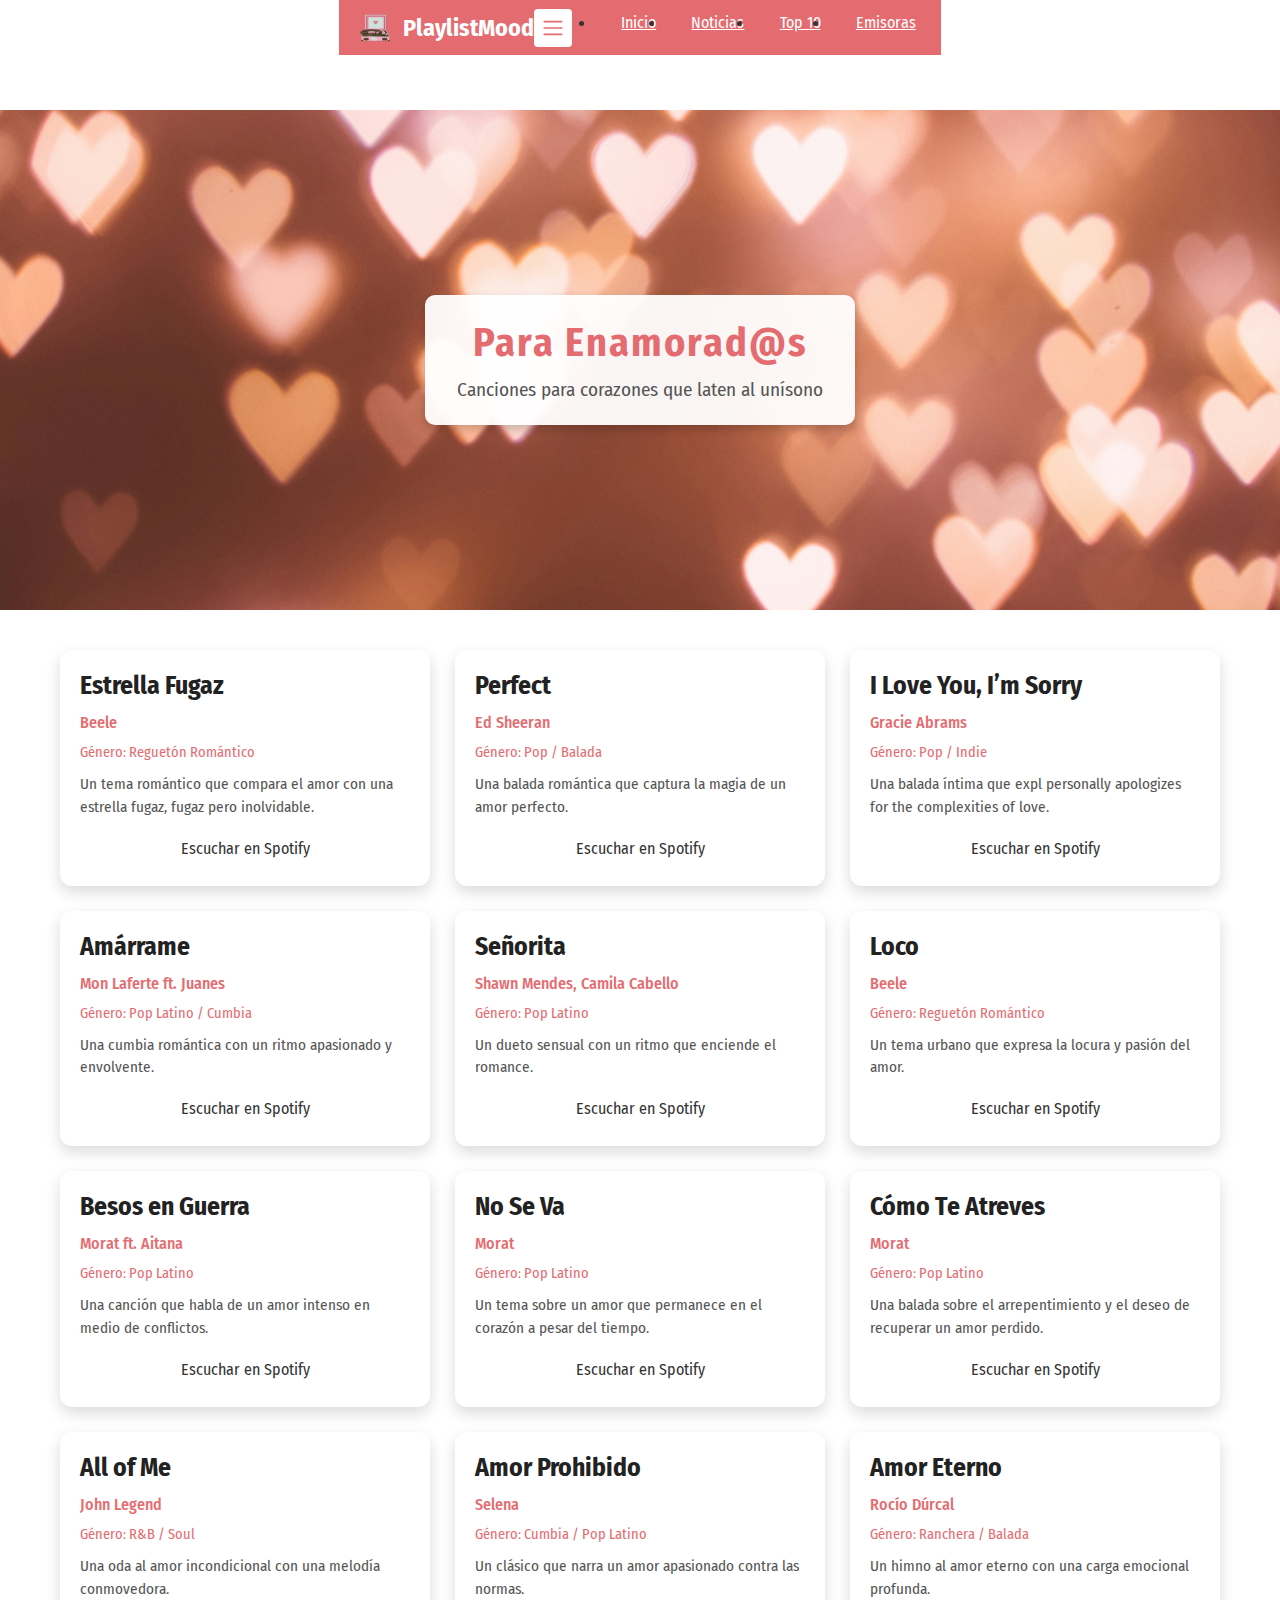
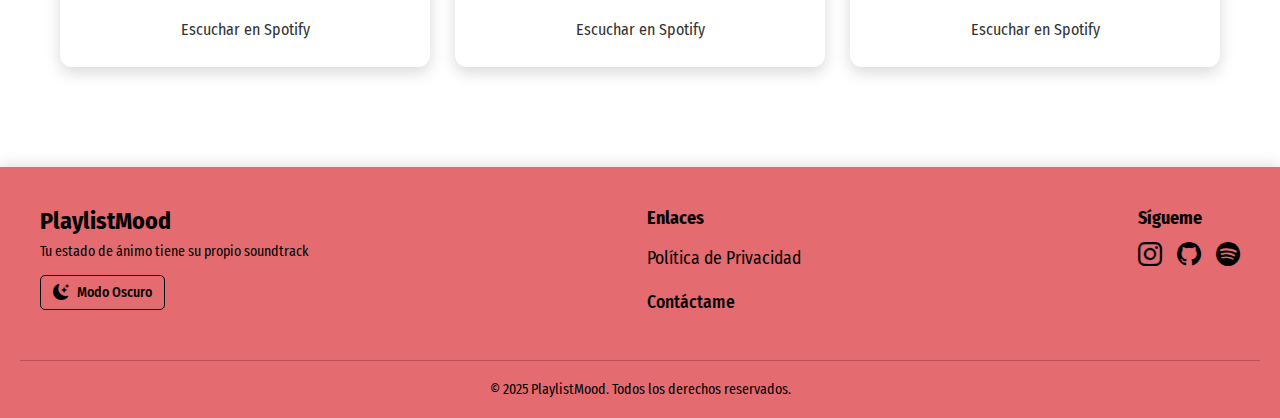
<file: enamorado.html>
<!DOCTYPE html>
<html lang="es">
  <head>
    <meta charset="UTF-8" />
    <meta name="viewport" content="width=device-width, initial-scale=1.0" />
    <meta
      name="description"
      content="Canciones románticas para enamorados, seleccionadas según tu estado de ánimo."
    />
    <meta
      name="keywords"
      content="música, enamorados, romántico, canciones, playlists, amor"
    />
    <meta name="author" content="Stacy" />
    <link rel="stylesheet" href="styles.css" />
    <link
      href="https://cdn.jsdelivr.net/npm/bootstrap@5.3.7/dist/css/bootstrap.min.css"
      rel="stylesheet"
      integrity="sha384-LN+7fdVzj6u52u30Kp6M/trliBMCMKTyK833zpbD+pXdCLuTusPj697FH4R/5mcr"
      crossorigin="anonymous"
    />
    <link rel="preconnect" href="https://fonts.googleapis.com" />
    <link rel="preconnect" href="https://fonts.gstatic.com" crossorigin />
    <link
      href="https://fonts.googleapis.com/css2?family=Fira+Sans+Condensed:ital,wght@0,100;0,200;0,300;0,400;0,500;0,600;0,700;0,800;0,900;1,100;1,200;1,300;1,400;1,500;1,600;1,700;1,800;1,900&display=swap"
      rel="stylesheet"
    />
    <link rel="icon" href="Logo.png" type="image/png" />
    <link
      href="https://cdn.jsdelivr.net/npm/bootstrap-icons@1.10.5/font/bootstrap-icons.css"
      rel="stylesheet"
    />
    <title>Enamorad@ - PlaylistMood</title>
  </head>
  <body>
    <!-- NavBar -->
    <nav class="navbar navbar-expand-lg fixed-top mi-navbar">
      <div class="container-fluid">
        <a class="navbar-brand d-flex align-items-center" href="index.html">
          <img src="Logo.png" alt="Logo" width="40" height="40" class="me-2" />
          PlaylistMood
        </a>
        <button
          class="navbar-toggler"
          type="button"
          data-bs-toggle="collapse"
          data-bs-target="#navbarNav"
          aria-controls="navbarNav"
          aria-expanded="false"
          aria-label="Toggle navigation"
        >
          <span class="navbar-toggler-icon"></span>
        </button>
        <div class="collapse navbar-collapse" id="navbarNav">
          <ul class="navbar-nav ms-auto">
            <li class="nav-item">
              <a class="nav-link active" aria-current="page" href="index.html"
                >Inicio</a
              >
            </li>
            <li class="nav-item">
              <a class="nav-link" href="noticias.html">Noticias</a>
            </li>
            <li class="nav-item">
              <a class="nav-link" href="index.html#top10">Top 10</a>
            </li>
            <li class="nav-item">
              <a class="nav-link" href="emisoras.html">Emisoras</a>
            </li>
          </ul>
        </div>
      </div>
    </nav>
    <!-- Fin NavBar -->

    <!-- Banner -->
    <section class="enamorado-banner">
      <div class="texto-banner">
        <h1 class="titulo-banner">Para Enamorad@s</h1>
        <p class="subtitulo-banner">
          Canciones para corazones que laten al unísono
        </p>
      </div>
    </section>

    <main class="enamorado-main">
      <section class="enamorado-grid">
        <!-- Canción 1 -->
        <div class="enamorado-card">
        
          <div class="enamorado-info">
            <h3 class="enamorado-title">Estrella Fugaz</h3>
            <p class="enamorado-artist">Beele</p>
            <p class="enamorado-genre">Género: Reguetón Romántico</p>
            <p class="enamorado-description">
              Un tema romántico que compara el amor con una estrella fugaz,
              fugaz pero inolvidable.
            </p>
            <div class="enamorado-buttons">
              <a
                href="https://open.spotify.com/intl-es/track/7dhCEmObPAQ6dLSjgpmHUm?si=3751a2acb36344e0"
                target="_blank"
                class="enamorado-btn"
                >Escuchar en Spotify</a
              >
            </div>
          </div>
        </div>
        <!-- Canción 2 -->
        <div class="enamorado-card">
          <div class="enamorado-info">
            <h3 class="enamorado-title">Perfect</h3>
            <p class="enamorado-artist">Ed Sheeran</p>
            <p class="enamorado-genre">Género: Pop / Balada</p>
            <p class="enamorado-description">
              Una balada romántica que captura la magia de un amor perfecto.
            </p>
            <div class="enamorado-buttons">
              <a
                href="https://open.spotify.com/intl-es/track/0tgVpDi06FyKpA1z0VMD4v?si=359a3c45efa540f2"
                target="_blank"
                class="enamorado-btn"
                >Escuchar en Spotify</a
              >
            </div>
          </div>
        </div>
        <!-- Canción 3 -->
        <div class="enamorado-card">
          <div class="enamorado-info">
            <h3 class="enamorado-title">I Love You, I’m Sorry</h3>
            <p class="enamorado-artist">Gracie Abrams</p>
            <p class="enamorado-genre">Género: Pop / Indie</p>
            <p class="enamorado-description">
              Una balada íntima que expl personally apologizes for the
              complexities of love.
            </p>
            <div class="enamorado-buttons">
              <a
                href="https://open.spotify.com/intl-es/track/51rfRCiUSvxXlCSCfIztBy?si=9b9d557e37b440ee"
                target="_blank"
                class="enamorado-btn"
                >Escuchar en Spotify</a
              >
            </div>
          </div>
        </div>
        <!-- Canción 4 -->
        <div class="enamorado-card">
          <div class="enamorado-info">
            <h3 class="enamorado-title">Amárrame</h3>
            <p class="enamorado-artist">Mon Laferte ft. Juanes</p>
            <p class="enamorado-genre">Género: Pop Latino / Cumbia</p>
            <p class="enamorado-description">
              Una cumbia romántica con un ritmo apasionado y envolvente.
            </p>
            <div class="enamorado-buttons">
              <a
                href="https://open.spotify.com/intl-es/track/3EK4tGkSiO5xvvB5sM4tln?si=c378d9d61b884218"
                target="_blank"
                class="enamorado-btn"
                >Escuchar en Spotify</a
              >
            </div>
          </div>
        </div>
        <!-- Canción 5 -->
        <div class="enamorado-card">
          <div class="enamorado-info">
            <h3 class="enamorado-title">Señorita</h3>
            <p class="enamorado-artist">Shawn Mendes, Camila Cabello</p>
            <p class="enamorado-genre">Género: Pop Latino</p>
            <p class="enamorado-description">
              Un dueto sensual con un ritmo que enciende el romance.
            </p>
            <div class="enamorado-buttons">
              <a
                href="https://open.spotify.com/intl-es/track/0TK2YIli7K1leLovkQiNik?si=aed4ead49a4b45e6"
                target="_blank"
                class="enamorado-btn"
                >Escuchar en Spotify</a
              >
            </div>
          </div>
        </div>
        <!-- Canción 6 -->
        <div class="enamorado-card">
          <div class="enamorado-info">
            <h3 class="enamorado-title">Loco</h3>
            <p class="enamorado-artist">Beele</p>
            <p class="enamorado-genre">Género: Reguetón Romántico</p>
            <p class="enamorado-description">
              Un tema urbano que expresa la locura y pasión del amor.
            </p>
            <div class="enamorado-buttons">
              <a
                href="https://open.spotify.com/intl-es/track/2J9B63FawlTaPdg4eH5X03?si=4d41559d66c44d07"
                target="_blank"
                class="enamorado-btn"
                >Escuchar en Spotify</a
              >
            </div>
          </div>
        </div>
        <!-- Canción 7 -->
        <div class="enamorado-card">
          <div class="enamorado-info">
            <h3 class="enamorado-title">Besos en Guerra</h3>
            <p class="enamorado-artist">Morat ft. Aitana</p>
            <p class="enamorado-genre">Género: Pop Latino</p>
            <p class="enamorado-description">
              Una canción que habla de un amor intenso en medio de conflictos.
            </p>
            <div class="enamorado-buttons">
              <a
                href="https://open.spotify.com/intl-es/track/1mlGScrDQqHqmhdIqE8MmA?si=4ecceb8a60374bc8"
                target="_blank"
                class="enamorado-btn"
                >Escuchar en Spotify</a
              >
            </div>
          </div>
        </div>
        <!-- Canción 8 -->
        <div class="enamorado-card">
          <div class="enamorado-info">
            <h3 class="enamorado-title">No Se Va</h3>
            <p class="enamorado-artist">Morat</p>
            <p class="enamorado-genre">Género: Pop Latino</p>
            <p class="enamorado-description">
              Un tema sobre un amor que permanece en el corazón a pesar del
              tiempo.
            </p>
            <div class="enamorado-buttons">
              <a
                href="https://open.spotify.com/intl-es/track/4khWEpnaijN0G1x019Uzdr?si=11cbf60fd99b4abe"
                target="_blank"
                class="enamorado-btn"
                >Escuchar en Spotify</a
              >
            </div>
          </div>
        </div>
        <!-- Canción 9 -->
        <div class="enamorado-card">
          <div class="enamorado-info">
            <h3 class="enamorado-title">Cómo Te Atreves</h3>
            <p class="enamorado-artist">Morat</p>
            <p class="enamorado-genre">Género: Pop Latino</p>
            <p class="enamorado-description">
              Una balada sobre el arrepentimiento y el deseo de recuperar un
              amor perdido.
            </p>
            <div class="enamorado-buttons">
              <a
                href="https://open.spotify.com/intl-es/track/7M6CFruBrM5x7u0lTMtm6r?si=26af261bcf4140fc"
                target="_blank"
                class="enamorado-btn"
                >Escuchar en Spotify</a
              >
            </div>
          </div>
        </div>
        <!-- Canción 10 -->
        <div class="enamorado-card">
          <div class="enamorado-info">
            <h3 class="enamorado-title">All of Me</h3>
            <p class="enamorado-artist">John Legend</p>
            <p class="enamorado-genre">Género: R&B / Soul</p>
            <p class="enamorado-description">
              Una oda al amor incondicional con una melodía conmovedora.
            </p>
            <div class="enamorado-buttons">
              <a
                href="https://open.spotify.com/intl-es/track/3U4isOIWM3VvDubwSI3y7a?si=68ce9d4c86204f5d"
                target="_blank"
                class="enamorado-btn"
                >Escuchar en Spotify</a
              >
            </div>
          </div>
        </div>
        <!-- Canción 11 -->
        <div class="enamorado-card">
          <div class="enamorado-info">
            <h3 class="enamorado-title">Amor Prohibido</h3>
            <p class="enamorado-artist">Selena</p>
            <p class="enamorado-genre">Género: Cumbia / Pop Latino</p>
            <p class="enamorado-description">
              Un clásico que narra un amor apasionado contra las normas.
            </p>
            <div class="enamorado-buttons">
              <a
                href="https://open.spotify.com/intl-es/track/2cjiRQZu9V17rJZkvMuT1J?si=90d02229ef84452c"
                target="_blank"
                class="enamorado-btn"
                >Escuchar en Spotify</a
              >
            </div>
          </div>
        </div>
        <!-- Canción 12 -->
        <div class="enamorado-card">
          <div class="enamorado-info">
            <h3 class="enamorado-title">Amor Eterno</h3>
            <p class="enamorado-artist">Rocío Dúrcal</p>
            <p class="enamorado-genre">Género: Ranchera / Balada</p>
            <p class="enamorado-description">
              Un himno al amor eterno con una carga emocional profunda.
            </p>
            <div class="enamorado-buttons">
              <a
                href="https://open.spotify.com/intl-es/track/2TC4v9YiuQYk3Tk8RH7fV4?si=68bab3f6068b4b02"
                target="_blank"
                class="enamorado-btn"
                >Escuchar en Spotify</a
              >
            </div>
          </div>
        </div>
      </section>
    </main>

    <!-- Footer -->
  
<footer class="footer">
  <div class="footer-container">
    <div class="footer-brand">
      <h2>PlaylistMood</h2>
      <p>Tu estado de ánimo tiene su propio soundtrack</p>
      <!-- Dark Mode  -->
      <div class="footer-theme-toggle">
        <button id="theme-toggle" class="theme-toggle-btn">
          <i class="bi bi-moon-stars-fill"></i> Modo Oscuro
        </button>
      </div>
    </div>

    <!-- Enlaces útiles -->
    <div class="footer-links">
      <h4>Enlaces</h4>
      <ul>
        <li><a href="politicas.html">Política de Privacidad</a></li>
        <li><a href="mailto:sa24-0509@unphu.edu.do">Contáctame</a></li>
      </ul>
    </div>

    <!-- Redes sociales -->
    <div class="footer-social">
      <h4>Sígueme</h4>
      <div class="social-icons">
        <a
          href="https://www.instagram.com/bystacyy?igsh=aW00NnQ2aTU2Y2d3"
          target="_blank"
          aria-label="Instagram"
        >
          <i class="bi bi-instagram"></i>
        </a>
        <a
          href="https://github.com/bystacyy"
          target="_blank"
          aria-label="GitHub"
        >
          <i class="bi bi-github"></i>
        </a>
        <a
          href="https://open.spotify.com/user/5kmatqpje7ikcr4iqhaaz79kg?si=KM62CVtCR0q35xjqTy8Y4g"
          target="_blank"
          aria-label="Spotify"
        >
          <i class="bi bi-spotify"></i>
        </a>
      </div>
    </div>
  </div>
  <!-- Parte inferior -->
  <div class="footer-bottom">
    <p>© 2025 PlaylistMood. Todos los derechos reservados.</p>
  </div>
</footer>

    <script
      src="https://cdn.jsdelivr.net/npm/bootstrap@5.3.7/dist/js/bootstrap.bundle.min.js"
      integrity="sha384-ndDqU0Gzau9qJ1lfW4pNLlhNTkCfHzAVBReH9diLvGRem5+R9g2FzA8ZGN954O5Q"
      crossorigin="anonymous"
    ></script>
    <script src="js/main.js"></script>
  </body>
</html>
</file>
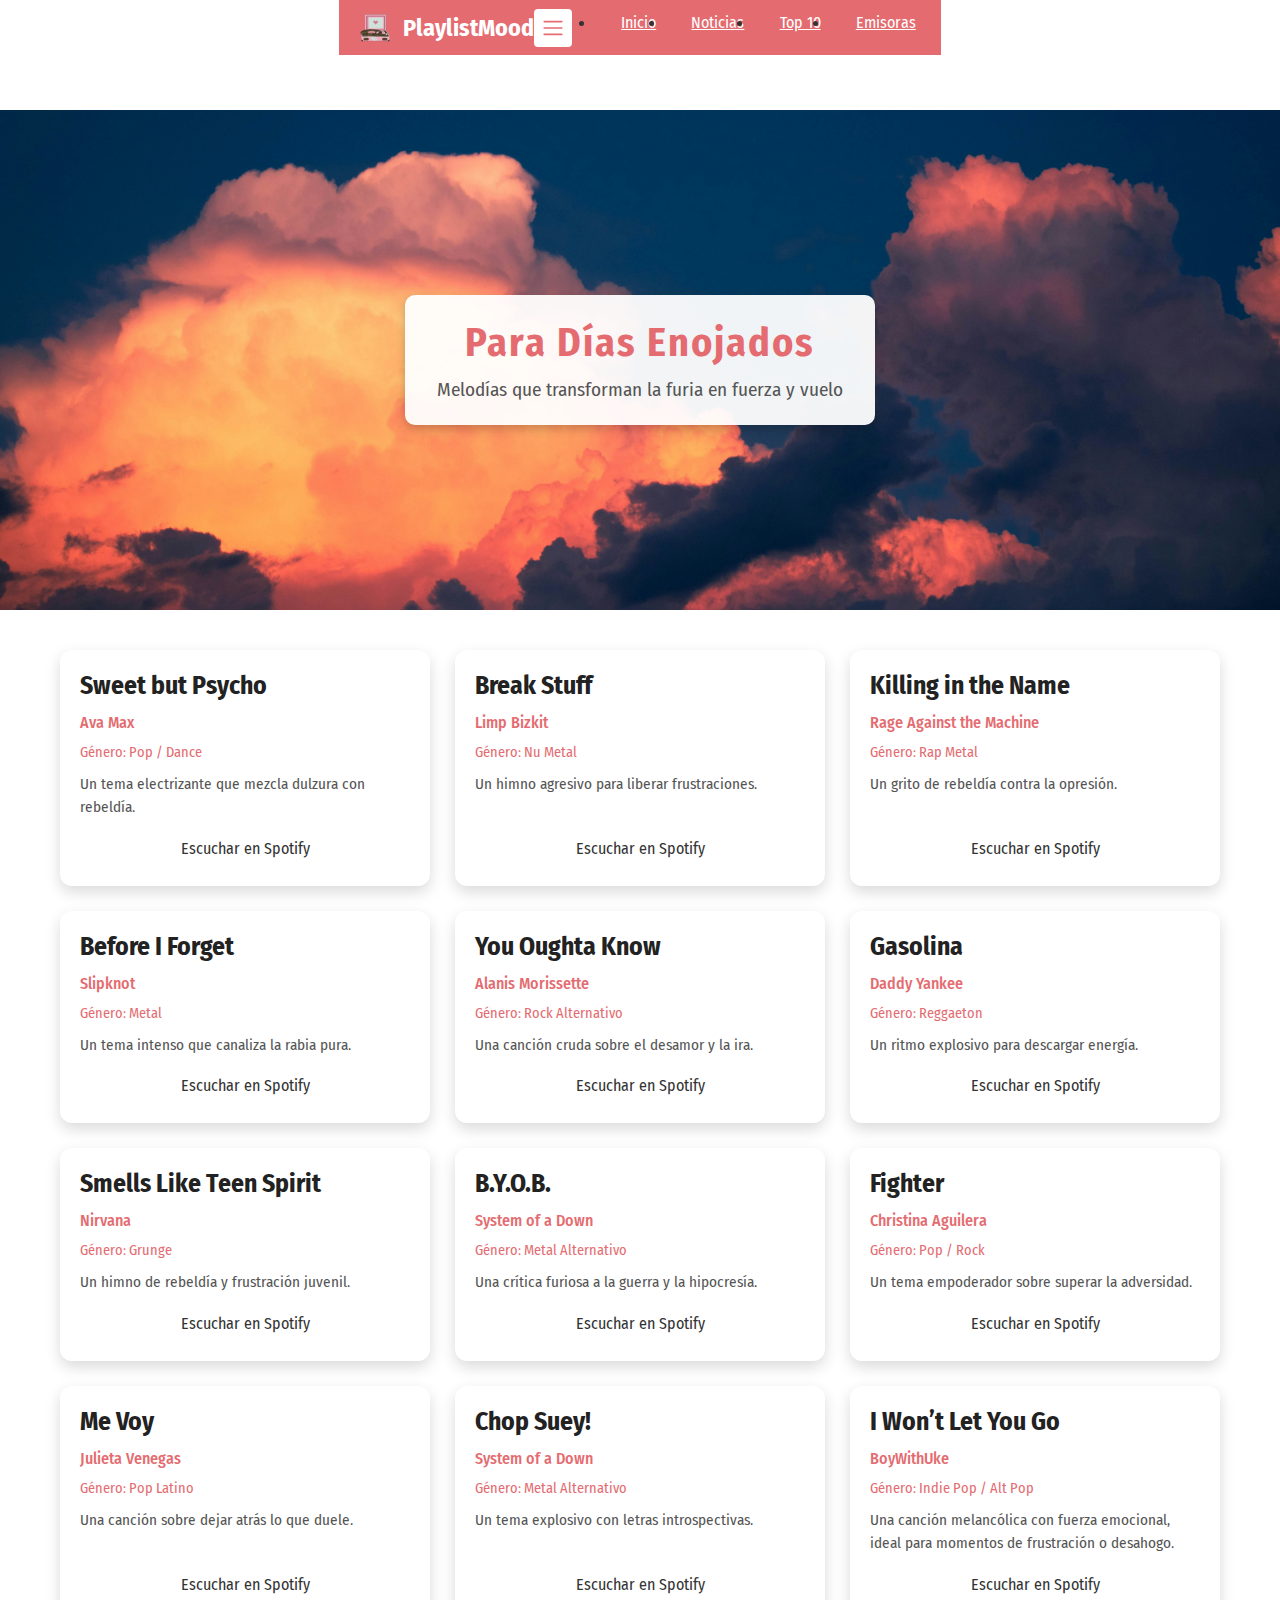
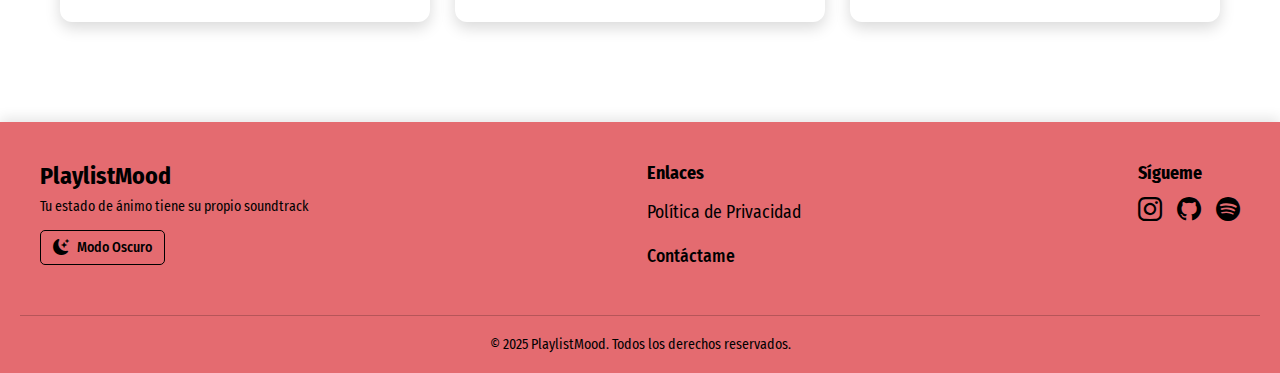
<file: enojado.html>
<!DOCTYPE html>
<html lang="es">
  <head>
    <meta charset="UTF-8" />
    <meta name="viewport" content="width=device-width, initial-scale=1.0" />
    <meta
      name="description"
      content="Canciones intensas para liberar tu enojo."
    />
    <meta
      name="keywords"
      content="música, enojado, emociones, canciones, playlists"
    />
    <meta name="author" content="Stacy" />
    <link rel="stylesheet" href="styles.css" />
    <link
      href="https://cdn.jsdelivr.net/npm/bootstrap@5.3.7/dist/css/bootstrap.min.css"
      rel="stylesheet"
      integrity="sha384-LN+7fdVzj6u52u30Kp6M/trliBMCMKTyK833zpbD+pXdCLuTusPj697FH4R/5mcr"
      crossorigin="anonymous"
    />
    <link rel="preconnect" href="https://fonts.googleapis.com" />
    <link rel="preconnect" href="https://fonts.gstatic.com" crossorigin />
    <link
      href="https://fonts.googleapis.com/css2?family=Fira+Sans+Condensed:ital,wght@0,100;0,200;0,300;0,400;0,500;0,600;0,700;0,800;0,900;1,100;1,200;1,300;1,400;1,500;1,600;1,700;1,800;1,900&display=swap"
      rel="stylesheet"
    />
    <link rel="icon" href="Logo.png" type="image/png" />
    <link
      href="https://cdn.jsdelivr.net/npm/bootstrap-icons@1.10.5/font/bootstrap-icons.css"
      rel="stylesheet"
    />
    <title>Enojad@ - PlaylistMood</title>
  </head>
  <body>
    <!-- NavBar -->
    <nav class="navbar navbar-expand-lg fixed-top mi-navbar">
      <div class="container-fluid">
        <a class="navbar-brand d-flex align-items-center" href="index.html">
          <img src="Logo.png" alt="Logo" width="40" height="40" class="me-2" />
          PlaylistMood
        </a>
        <button
          class="navbar-toggler"
          type="button"
          data-bs-toggle="collapse"
          data-bs-target="#navbarNav"
          aria-controls="navbarNav"
          aria-expanded="false"
          aria-label="Toggle navigation"
        >
          <span class="navbar-toggler-icon"></span>
        </button>
        <div class="collapse navbar-collapse" id="navbarNav">
          <ul class="navbar-nav ms-auto">
            <li class="nav-item">
              <a class="nav-link" href="index.html">Inicio</a>
            </li>
            <li class="nav-item">
              <a class="nav-link" href="noticias.html">Noticias</a>
            </li>
            <li class="nav-item">
              <a class="nav-link" href="index.html#top10">Top 10</a>
            </li>
            <li class="nav-item">
              <a class="nav-link" href="emisoras.html">Emisoras</a>
            </li>
          </ul>
        </div>
      </div>
    </nav>
    <!-- Fin NavBar -->

    <!-- Banner -->
    <section class="enojado-banner">
      <div class="texto-banner">
        <h1 class="titulo-banner">Para Días Enojados</h1>
        <p class="subtitulo-banner">
          Melodías que transforman la furia en fuerza y vuelo
        </p>
      </div>
    </section>

    <main class="enojado-main">
      <section class="enojado-grid">
        <!-- Canción 1 -->
        <div class="enojado-card">
          <div class="enojado-info">
            <h3 class="enojado-title">Sweet but Psycho</h3>
            <p class="enojado-artist">Ava Max</p>
            <p class="enojado-genre">Género: Pop / Dance</p>
            <p class="enojado-description">
              Un tema electrizante que mezcla dulzura con rebeldía.
            </p>
            <div class="enojado-buttons">
              <a
                href="https://open.spotify.com/intl-es/track/7DnAm9FOTWE3cUvso43HhI?si=23eb5af3ba7a4a55"
                target="_blank"
                class="enojado-btn"
                >Escuchar en Spotify</a
              >
            </div>
          </div>
        </div>
        <!-- Canción 2 -->
        <div class="enojado-card">
          <div class="enojado-info">
            <h3 class="enojado-title">Break Stuff</h3>
            <p class="enojado-artist">Limp Bizkit</p>
            <p class="enojado-genre">Género: Nu Metal</p>
            <p class="enojado-description">
              Un himno agresivo para liberar frustraciones.
            </p>
            <div class="enojado-buttons">
              <a
                href="https://open.spotify.com/intl-es/track/5cZqsjVs6MevCnAkasbEOX?si=698af25b0ce24226"
                target="_blank"
                class="enojado-btn"
                >Escuchar en Spotify</a
              >
            </div>
          </div>
        </div>
        <!-- Canción 3 -->
        <div class="enojado-card">
          <div class="enojado-info">
            <h3 class="enojado-title">Killing in the Name</h3>
            <p class="enojado-artist">Rage Against the Machine</p>
            <p class="enojado-genre">Género: Rap Metal</p>
            <p class="enojado-description">
              Un grito de rebeldía contra la opresión.
            </p>
            <div class="enojado-buttons">
              <a
                href="https://open.spotify.com/intl-es/track/59WN2psjkt1tyaxjspN8fp?si=cd00d9e2e26c4b3f"
                target="_blank"
                class="enojado-btn"
                >Escuchar en Spotify</a
              >
            </div>
          </div>
        </div>
        <!-- Canción 4 -->
        <div class="enojado-card">
          <div class="enojado-info">
            <h3 class="enojado-title">Before I Forget</h3>
            <p class="enojado-artist">Slipknot</p>
            <p class="enojado-genre">Género: Metal</p>
            <p class="enojado-description">
              Un tema intenso que canaliza la rabia pura.
            </p>
            <div class="enojado-buttons">
              <a
                href="https://open.spotify.com/intl-es/track/6wqJeItl3Vc3az4ZicSQAB?si=2230df50f7724631"
                target="_blank"
                class="enojado-btn"
                >Escuchar en Spotify</a
              >
            </div>
          </div>
        </div>
        <!-- Canción 5 -->
        <div class="enojado-card">
          <div class="enojado-info">
            <h3 class="enojado-title">You Oughta Know</h3>
            <p class="enojado-artist">Alanis Morissette</p>
            <p class="enojado-genre">Género: Rock Alternativo</p>
            <p class="enojado-description">
              Una canción cruda sobre el desamor y la ira.
            </p>
            <div class="enojado-buttons">
              <a
                href="https://open.spotify.com/intl-es/track/3jS7bB0oXVOwGFZn3aE5NV?si=640fc2c39ef84f65"
                target="_blank"
                class="enojado-btn"
                >Escuchar en Spotify</a
              >
            </div>
          </div>
        </div>
        <!-- Canción 6 -->
        <div class="enojado-card">
          <div class="enojado-info">
            <h3 class="enojado-title">Gasolina</h3>
            <p class="enojado-artist">Daddy Yankee</p>
            <p class="enojado-genre">Género: Reggaeton</p>
            <p class="enojado-description">
              Un ritmo explosivo para descargar energía.
            </p>
            <div class="enojado-buttons">
              <a
                href="https://open.spotify.com/intl-es/track/5YoITs1m0q8UOQ4AW7N5ga?si=92d72d5a45344efd"
                target="_blank"
                class="enojado-btn"
                >Escuchar en Spotify</a
              >
            </div>
          </div>
        </div>
        <!-- Canción 7 -->
        <div class="enojado-card">
          <div class="enojado-info">
            <h3 class="enojado-title">Smells Like Teen Spirit</h3>
            <p class="enojado-artist">Nirvana</p>
            <p class="enojado-genre">Género: Grunge</p>
            <p class="enojado-description">
              Un himno de rebeldía y frustración juvenil.
            </p>
            <div class="enojado-buttons">
              <a
                href="https://open.spotify.com/intl-es/track/4CeeEOM32jQcH3eN9Q2dGj?si=962d2b688a4b4d07"
                target="_blank"
                class="enojado-btn"
                >Escuchar en Spotify</a
              >
            </div>
          </div>
        </div>
        <!-- Canción 8 -->
        <div class="enojado-card">
          <div class="enojado-info">
            <h3 class="enojado-title">B.Y.O.B.</h3>
            <p class="enojado-artist">System of a Down</p>
            <p class="enojado-genre">Género: Metal Alternativo</p>
            <p class="enojado-description">
              Una crítica furiosa a la guerra y la hipocresía.
            </p>
            <div class="enojado-buttons">
              <a
                href="https://open.spotify.com/intl-es/track/0EYOdF5FCkgOJJla8DI2Md?si=ea304da47a174a9f"
                target="_blank"
                class="enojado-btn"
                >Escuchar en Spotify</a
              >
            </div>
          </div>
        </div>
        <!-- Canción 9 -->
        <div class="enojado-card">
          <div class="enojado-info">
            <h3 class="enojado-title">Fighter</h3>
            <p class="enojado-artist">Christina Aguilera</p>
            <p class="enojado-genre">Género: Pop / Rock</p>
            <p class="enojado-description">
              Un tema empoderador sobre superar la adversidad.
            </p>
            <div class="enojado-buttons">
              <a
                href="https://open.spotify.com/intl-es/track/7nXq1vaZiz7PdbfojpPjW5?si=61d688bb772d4635"
                target="_blank"
                class="enojado-btn"
                >Escuchar en Spotify</a
              >
            </div>
          </div>
        </div>
        <!-- Canción 10 -->
        <div class="enojado-card">
          <div class="enojado-info">
            <h3 class="enojado-title">Me Voy</h3>
            <p class="enojado-artist">Julieta Venegas</p>
            <p class="enojado-genre">Género: Pop Latino</p>
            <p class="enojado-description">
              Una canción sobre dejar atrás lo que duele.
            </p>
            <div class="enojado-buttons">
              <a
                href="https://open.spotify.com/intl-es/track/100Tm6z29RfHTdUQ6NIs0s?si=9c0ac518b7444fe2"
                target="_blank"
                class="enojado-btn"
                >Escuchar en Spotify</a
              >
            </div>
          </div>
        </div>
        <!-- Canción 11 -->
        <div class="enojado-card">
          <div class="enojado-info">
            <h3 class="enojado-title">Chop Suey!</h3>
            <p class="enojado-artist">System of a Down</p>
            <p class="enojado-genre">Género: Metal Alternativo</p>
            <p class="enojado-description">
              Un tema explosivo con letras introspectivas.
            </p>
            <div class="enojado-buttons">
              <a
                href="https://open.spotify.com/intl-es/track/2DlHlPMa4M17kufBvI2lEN?si=9713eca6307f46fd"
                target="_blank"
                class="enojado-btn"
                >Escuchar en Spotify</a
              >
            </div>
          </div>
        </div>
        <!-- Canción 12 -->
        <div class="enojado-card">
          <div class="enojado-info">
            <h3 class="enojado-title">I Won’t Let You Go</h3>
            <p class="enojado-artist">BoyWithUke</p>
            <p class="enojado-genre">Género: Indie Pop / Alt Pop</p>
            <p class="enojado-description">
              Una canción melancólica con fuerza emocional, ideal para momentos
              de frustración o desahogo.
            </p>
            <div class="enojado-buttons">
              <a
                href="https://open.spotify.com/track/6GUDmYitXops9vEcvYlu0J?si=Jdl9x7jQTkiUWD47DB2Exw"
                target="_blank"
                class="enojado-btn"
                >Escuchar en Spotify</a
              >
            </div>
          </div>
        </div>
      </section>
    </main>

    <!-- Footer -->
    <footer class="footer">
      <div class="footer-container">
        <div class="footer-brand">
          <h2>PlaylistMood</h2>
          <p>Tu estado de ánimo tiene su propio soundtrack</p>
          <!-- Dark Mode -->
          <div class="footer-theme-toggle">
            <button id="theme-toggle" class="theme-toggle-btn">
              <i class="bi bi-moon-stars-fill"></i> Modo Oscuro
            </button>
          </div>
        </div>

        <!-- Enlaces útiles -->
        <div class="footer-links">
          <h4>Enlaces</h4>
          <ul>
            <li><a href="politicas.html">Política de Privacidad</a></li>
            <li><a href="mailto:sa24-0509@unphu.edu.do">Contáctame</a></li>
          </ul>
        </div>

        <!-- Redes sociales -->
        <div class="footer-social">
          <h4>Sígueme</h4>
          <div class="social-icons">
            <a
              href="https://www.instagram.com/bystacyy?igsh=aW00NnQ2aTU2Y2d3"
              target="_blank"
              aria-label="Instagram"
            >
              <i class="bi bi-instagram"></i>
            </a>
            <a
              href="https://github.com/bystacyy"
              target="_blank"
              aria-label="GitHub"
            >
              <i class="bi bi-github"></i>
            </a>
            <a
              href="https://open.spotify.com/user/5kmatqpje7ikcr4iqhaaz79kg?si=KM62CVtCR0q35xjqTy8Y4g"
              target="_blank"
              aria-label="Spotify"
            >
              <i class="bi bi-spotify"></i>
            </a>
          </div>
        </div>
      </div>
      <!-- Parte inferior -->
      <div class="footer-bottom">
        <p>© 2025 PlaylistMood. Todos los derechos reservados.</p>
      </div>
    </footer>

    <script
      src="https://cdn.jsdelivr.net/npm/bootstrap@5.3.7/dist/js/bootstrap.bundle.min.js"
      integrity="sha384-ndDqU0Gzau9qJ1lfW4pNLlhNTkCfHzAVBReH9diLvGRem5+R9g2FzA8ZGN954O5Q"
      crossorigin="anonymous"
    ></script>
    <script src="js/main.js"></script>
  </body>
</html>
</file>
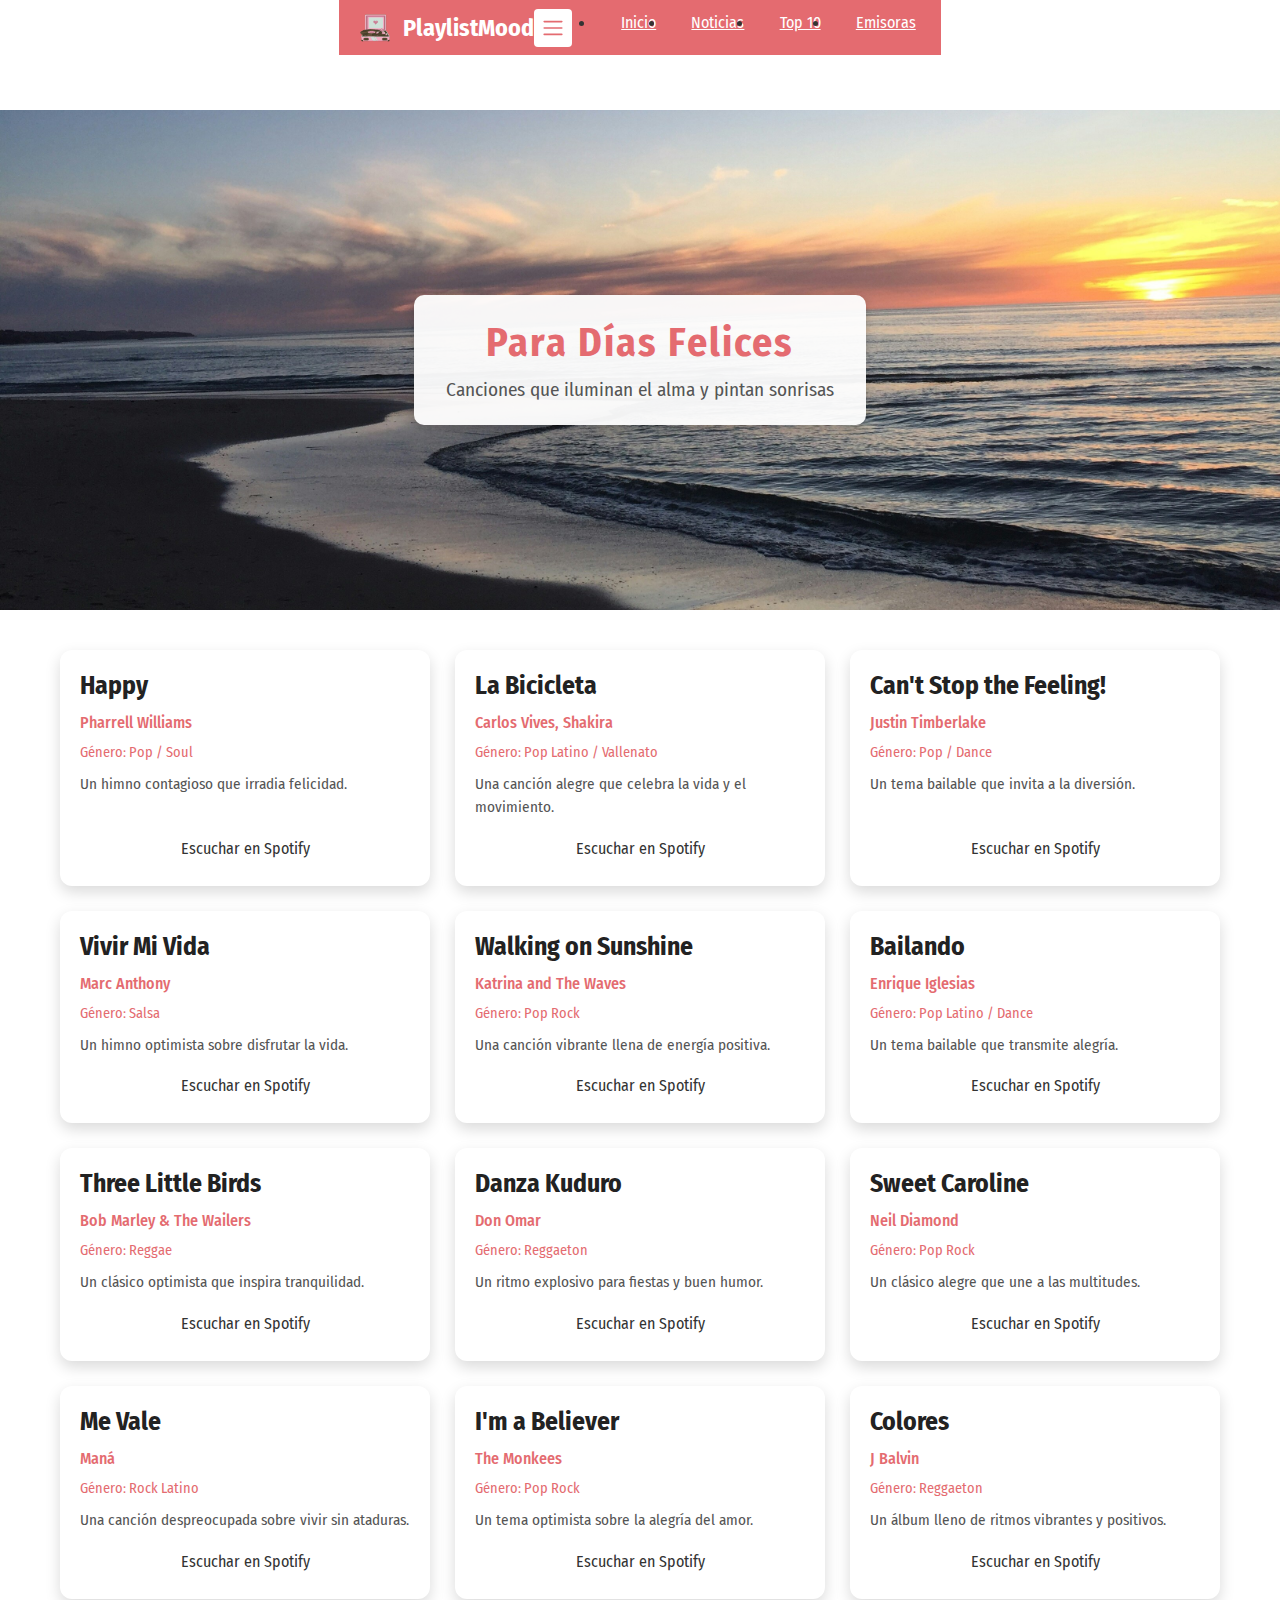
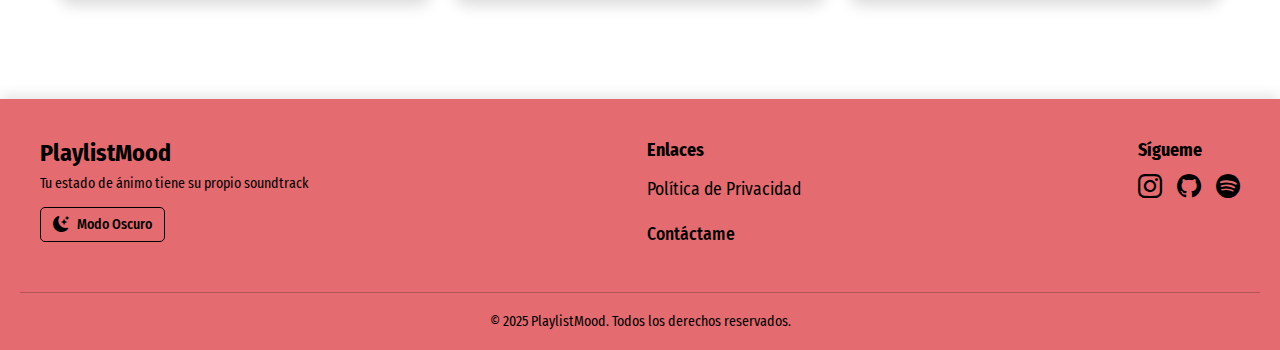
<file: feliz.html>
<!DOCTYPE html>
<html lang="es">
  <head>
    <meta charset="UTF-8" />
    <meta name="viewport" content="width=device-width, initial-scale=1.0" />
    <meta name="description" content="Canciones felices para alegrar tu día." />
    <meta
      name="keywords"
      content="música, feliz, emociones, canciones, playlists"
    />
    <meta name="author" content="Stacy" />
    <link rel="stylesheet" href="styles.css" />
    <link
      href="https://cdn.jsdelivr.net/npm/bootstrap@5.3.7/dist/css/bootstrap.min.css"
      rel="stylesheet"
      integrity="sha384-LN+7fdVzj6u52u30Kp6M/trliBMCMKTyK833zpbD+pXdCLuTusPj697FH4R/5mcr"
      crossorigin="anonymous"
    />
    <link rel="preconnect" href="https://fonts.googleapis.com" />
    <link rel="preconnect" href="https://fonts.gstatic.com" crossorigin />
    <link
      href="https://fonts.googleapis.com/css2?family=Fira+Sans+Condensed:ital,wght@0,100;0,200;0,300;0,400;0,500;0,600;0,700;0,800;0,900;1,100;1,200;1,300;1,400;1,500;1,600;1,700;1,800;1,900&display=swap"
      rel="stylesheet"
    />
    <link rel="icon" href="Logo.png" type="image/png" />
    <link
      href="https://cdn.jsdelivr.net/npm/bootstrap-icons@1.10.5/font/bootstrap-icons.css"
      rel="stylesheet"
    />
    <title>Feliz - PlaylistMood</title>
  </head>
  <body>
    <!-- NavBar -->
    <nav class="navbar navbar-expand-lg fixed-top mi-navbar">
      <div class="container-fluid">
        <a class="navbar-brand d-flex align-items-center" href="index.html">
          <img src="Logo.png" alt="Logo" width="40" height="40" class="me-2" />
          PlaylistMood
        </a>
        <button
          class="navbar-toggler"
          type="button"
          data-bs-toggle="collapse"
          data-bs-target="#navbarNav"
          aria-controls="navbarNav"
          aria-expanded="false"
          aria-label="Toggle navigation"
        >
          <span class="navbar-toggler-icon"></span>
        </button>
        <div class="collapse navbar-collapse" id="navbarNav">
          <ul class="navbar-nav ms-auto">
            <li class="nav-item">
              <a class="nav-link" href="index.html">Inicio</a>
            </li>
            <li class="nav-item">
              <a class="nav-link" href="noticias.html">Noticias</a>
            </li>
            <li class="nav-item">
              <a class="nav-link" href="index.html#top10">Top 10</a>
            </li>
            <li class="nav-item">
              <a class="nav-link" href="emisoras.html">Emisoras</a>
            </li>
          </ul>
        </div>
      </div>
    </nav>
    <!-- Fin NavBar -->

    <!-- Banner -->
    <section class="feliz-banner">
      <div class="texto-banner">
        <h1 class="titulo-banner">Para Días Felices</h1>
        <p class="subtitulo-banner">Canciones que iluminan el alma y pintan sonrisas</p>
      </div>
    </section>

    <main class="feliz-main">
      <section class="feliz-grid">
        <!-- Canción 1 -->
        <div class="feliz-card">
          <div class="feliz-info">
            <h3 class="feliz-title">Happy</h3>
            <p class="feliz-artist">Pharrell Williams</p>
            <p class="feliz-genre">Género: Pop / Soul</p>
            <p class="feliz-description">
              Un himno contagioso que irradia felicidad.
            </p>
            <div class="feliz-buttons">
              <a
                href="https://open.spotify.com/intl-es/track/60nZcImufyMA1MKQY3dcCH?si=c3fae395b8fc4c29"
                target="_blank"
                class="feliz-btn"
                >Escuchar en Spotify</a
              >
            </div>
          </div>
        </div>
        <!-- Canción 2 -->
        <div class="feliz-card">
          <div class="feliz-info">
            <h3 class="feliz-title">La Bicicleta</h3>
            <p class="feliz-artist">Carlos Vives, Shakira</p>
            <p class="feliz-genre">Género: Pop Latino / Vallenato</p>
            <p class="feliz-description">
              Una canción alegre que celebra la vida y el movimiento.
            </p>
            <div class="feliz-buttons">
              <a
                href="https://open.spotify.com/intl-es/track/0Gx4VrHzS7pZOEAGrmXXBH?si=06bf846fb2e44b2c"
                target="_blank"
                class="feliz-btn"
                >Escuchar en Spotify</a
              >
            </div>
          </div>
        </div>
        <!-- Canción 3 -->
        <div class="feliz-card">
          <div class="feliz-info">
            <h3 class="feliz-title">Can't Stop the Feeling!</h3>
            <p class="feliz-artist">Justin Timberlake</p>
            <p class="feliz-genre">Género: Pop / Dance</p>
            <p class="feliz-description">
              Un tema bailable que invita a la diversión.
            </p>
            <div class="feliz-buttons">
              <a
                href="https://open.spotify.com/intl-es/track/6JV2JOEocMgcZxYSZelKcc?si=636339b5bdf84ca0"
                target="_blank"
                class="feliz-btn"
                >Escuchar en Spotify</a
              >
            </div>
          </div>
        </div>
        <!-- Canción 4 -->
        <div class="feliz-card">
          <div class="feliz-info">
            <h3 class="feliz-title">Vivir Mi Vida</h3>
            <p class="feliz-artist">Marc Anthony</p>
            <p class="feliz-genre">Género: Salsa</p>
            <p class="feliz-description">
              Un himno optimista sobre disfrutar la vida.
            </p>
            <div class="feliz-buttons">
              <a
                href="https://open.spotify.com/intl-es/track/3QHMxEOAGD51PDlbFPHLyJ?si=d2fb4306cdbc4f25"
                target="_blank"
                class="feliz-btn"
                >Escuchar en Spotify</a
              >
            </div>
          </div>
        </div>
        <!-- Canción 5 -->
        <div class="feliz-card">
          <div class="feliz-info">
            <h3 class="feliz-title">Walking on Sunshine</h3>
            <p class="feliz-artist">Katrina and The Waves</p>
            <p class="feliz-genre">Género: Pop Rock</p>
            <p class="feliz-description">
              Una canción vibrante llena de energía positiva.
            </p>
            <div class="feliz-buttons">
              <a
                href="https://open.spotify.com/intl-es/track/05wIrZSwuaVWhcv5FfqeH0?si=ebbcc0f1b3ac4753"
                target="_blank"
                class="feliz-btn"
                >Escuchar en Spotify</a
              >
            </div>
          </div>
        </div>
        <!-- Canción 6 -->
        <div class="feliz-card">
          <div class="feliz-info">
            <h3 class="feliz-title">Bailando</h3>
            <p class="feliz-artist">Enrique Iglesias</p>
            <p class="feliz-genre">Género: Pop Latino / Dance</p>
            <p class="feliz-description">
              Un tema bailable que transmite alegría.
            </p>
            <div class="feliz-buttons">
              <a
                href="https://open.spotify.com/intl-es/track/75EveQXAVJzwuEO9gjfyGZ?si=ba85332f24e14982"
                target="_blank"
                class="feliz-btn"
                >Escuchar en Spotify</a
              >
            </div>
          </div>
        </div>
        <!-- Canción 7 -->
        <div class="feliz-card">
          <div class="feliz-info">
            <h3 class="feliz-title">Three Little Birds</h3>
            <p class="feliz-artist">Bob Marley & The Wailers</p>
            <p class="feliz-genre">Género: Reggae</p>
            <p class="feliz-description">
              Un clásico optimista que inspira tranquilidad.
            </p>
            <div class="feliz-buttons">
              <a
                href="https://open.spotify.com/intl-es/track/00lHgfcyA2wEVv6BvTq26n?si=db51ea45869942c2"
                target="_blank"
                class="feliz-btn"
                >Escuchar en Spotify</a
              >
            </div>
          </div>
        </div>
        <!-- Canción 8 -->
        <div class="feliz-card">
          <div class="feliz-info">
            <h3 class="feliz-title">Danza Kuduro</h3>
            <p class="feliz-artist">Don Omar</p>
            <p class="feliz-genre">Género: Reggaeton</p>
            <p class="feliz-description">
              Un ritmo explosivo para fiestas y buen humor.
            </p>
            <div class="feliz-buttons">
              <a
                href="https://open.spotify.com/intl-es/track/2a1o6ZejUi8U3wzzOtCOYw?si=69814a8106914f39"
                target="_blank"
                class="feliz-btn"
                >Escuchar en Spotify</a
              >
            </div>
          </div>
        </div>
        <!-- Canción 9 -->
        <div class="feliz-card">
          <div class="feliz-info">
            <h3 class="feliz-title">Sweet Caroline</h3>
            <p class="feliz-artist">Neil Diamond</p>
            <p class="feliz-genre">Género: Pop Rock</p>
            <p class="feliz-description">
              Un clásico alegre que une a las multitudes.
            </p>
            <div class="feliz-buttons">
              <a
                href="https://open.spotify.com/intl-es/track/62AuGbAkt8Ox2IrFFb8GKV?si=eaf3709db6da49f6"
                target="_blank"
                class="feliz-btn"
                >Escuchar en Spotify</a
              >
            </div>
          </div>
        </div>
        <!-- Canción 10 -->
        <div class="feliz-card">
          <div class="feliz-info">
            <h3 class="feliz-title">Me Vale</h3>
            <p class="feliz-artist">Maná</p>
            <p class="feliz-genre">Género: Rock Latino</p>
            <p class="feliz-description">
              Una canción despreocupada sobre vivir sin ataduras.
            </p>
            <div class="feliz-buttons">
              <a
                href="https://open.spotify.com/intl-es/track/0NfdbvWFwlVMA183QibxCB?si=18fcb5a09b5549ad"
                target="_blank"
                class="feliz-btn"
                >Escuchar en Spotify</a
              >
            </div>
          </div>
        </div>
        <!-- Canción 11 -->
        <div class="feliz-card">
          <div class="feliz-info">
            <h3 class="feliz-title">I'm a Believer</h3>
            <p class="feliz-artist">The Monkees</p>
            <p class="feliz-genre">Género: Pop Rock</p>
            <p class="feliz-description">
              Un tema optimista sobre la alegría del amor.
            </p>
            <div class="feliz-buttons">
              <a
                href="https://open.spotify.com/intl-es/track/0C9jZPUv4SuaXkuEQw6L40?si=362eb0d285bf420a"
                target="_blank"
                class="feliz-btn"
                >Escuchar en Spotify</a
              >
            </div>
          </div>
        </div>
        <!-- Canción 12 -->
        <div class="feliz-card">
          <div class="feliz-info">
            <h3 class="feliz-title">Colores</h3>
            <p class="feliz-artist">J Balvin</p>
            <p class="feliz-genre">Género: Reggaeton</p>
            <p class="feliz-description">
              Un álbum lleno de ritmos vibrantes y positivos.
            </p>
            <div class="feliz-buttons">
              <a
                href="https://open.spotify.com/intl-es/album/2mX8ktJoWvyidWBU9U8Jis?si=bmUI9aAWRia78crYUURVxg"
                target="_blank"
                class="feliz-btn"
                >Escuchar en Spotify</a
              >
            </div>
          </div>
        </div>
      </section>
    </main>

    <!-- Footer -->
    <footer class="footer">
  <div class="footer-container">
    <div class="footer-brand">
      <h2>PlaylistMood</h2>
      <p>Tu estado de ánimo tiene su propio soundtrack</p>
      <!-- Dark Mode -->
      <div class="footer-theme-toggle">
        <button id="theme-toggle" class="theme-toggle-btn">
          <i class="bi bi-moon-stars-fill"></i> Modo Oscuro
        </button>
      </div>
    </div>

    <!-- Enlaces útiles -->
    <div class="footer-links">
      <h4>Enlaces</h4>
      <ul>
        <li><a href="politicas.html">Política de Privacidad</a></li>
        <li><a href="mailto:sa24-0509@unphu.edu.do">Contáctame</a></li>
      </ul>
    </div>

    <!-- Redes sociales -->
    <div class="footer-social">
      <h4>Sígueme</h4>
      <div class="social-icons">
        <a
          href="https://www.instagram.com/bystacyy?igsh=aW00NnQ2aTU2Y2d3"
          target="_blank"
          aria-label="Instagram"
        >
          <i class="bi bi-instagram"></i>
        </a>
        <a
          href="https://github.com/bystacyy"
          target="_blank"
          aria-label="GitHub"
        >
          <i class="bi bi-github"></i>
        </a>
        <a
          href="https://open.spotify.com/user/5kmatqpje7ikcr4iqhaaz79kg?si=KM62CVtCR0q35xjqTy8Y4g"
          target="_blank"
          aria-label="Spotify"
        >
          <i class="bi bi-spotify"></i>
        </a>
      </div>
    </div>
  </div>
  <!-- Parte inferior -->
  <div class="footer-bottom">
    <p>© 2025 PlaylistMood. Todos los derechos reservados.</p>
  </div>
</footer>
    <script
      src="https://cdn.jsdelivr.net/npm/bootstrap@5.3.7/dist/js/bootstrap.bundle.min.js"
      integrity="sha384-ndDqU0Gzau9qJ1lfW4pNLlhNTkCfHzAVBReH9diLvGRem5+R9g2FzA8ZGN954O5Q"
      crossorigin="anonymous"
    ></script>
    <script src="js/main.js"></script>
  </body>
</html>
</file>
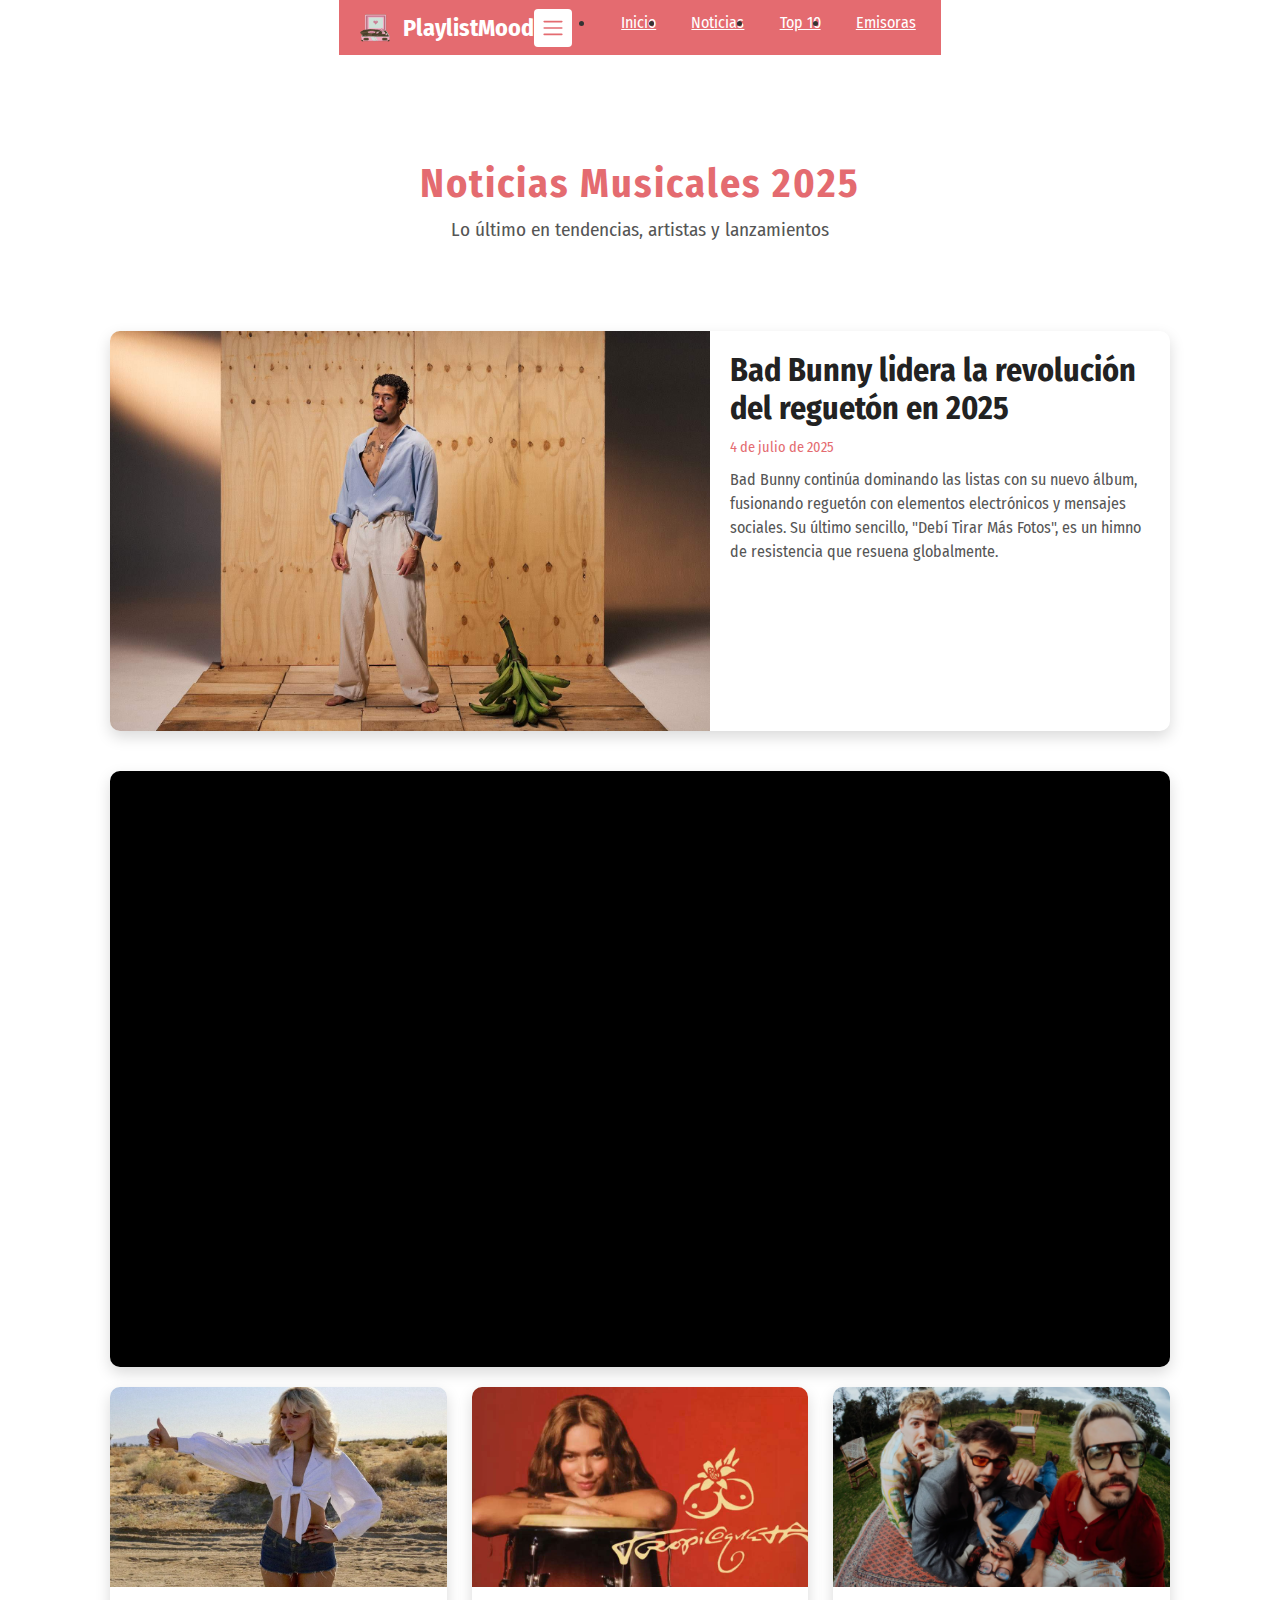
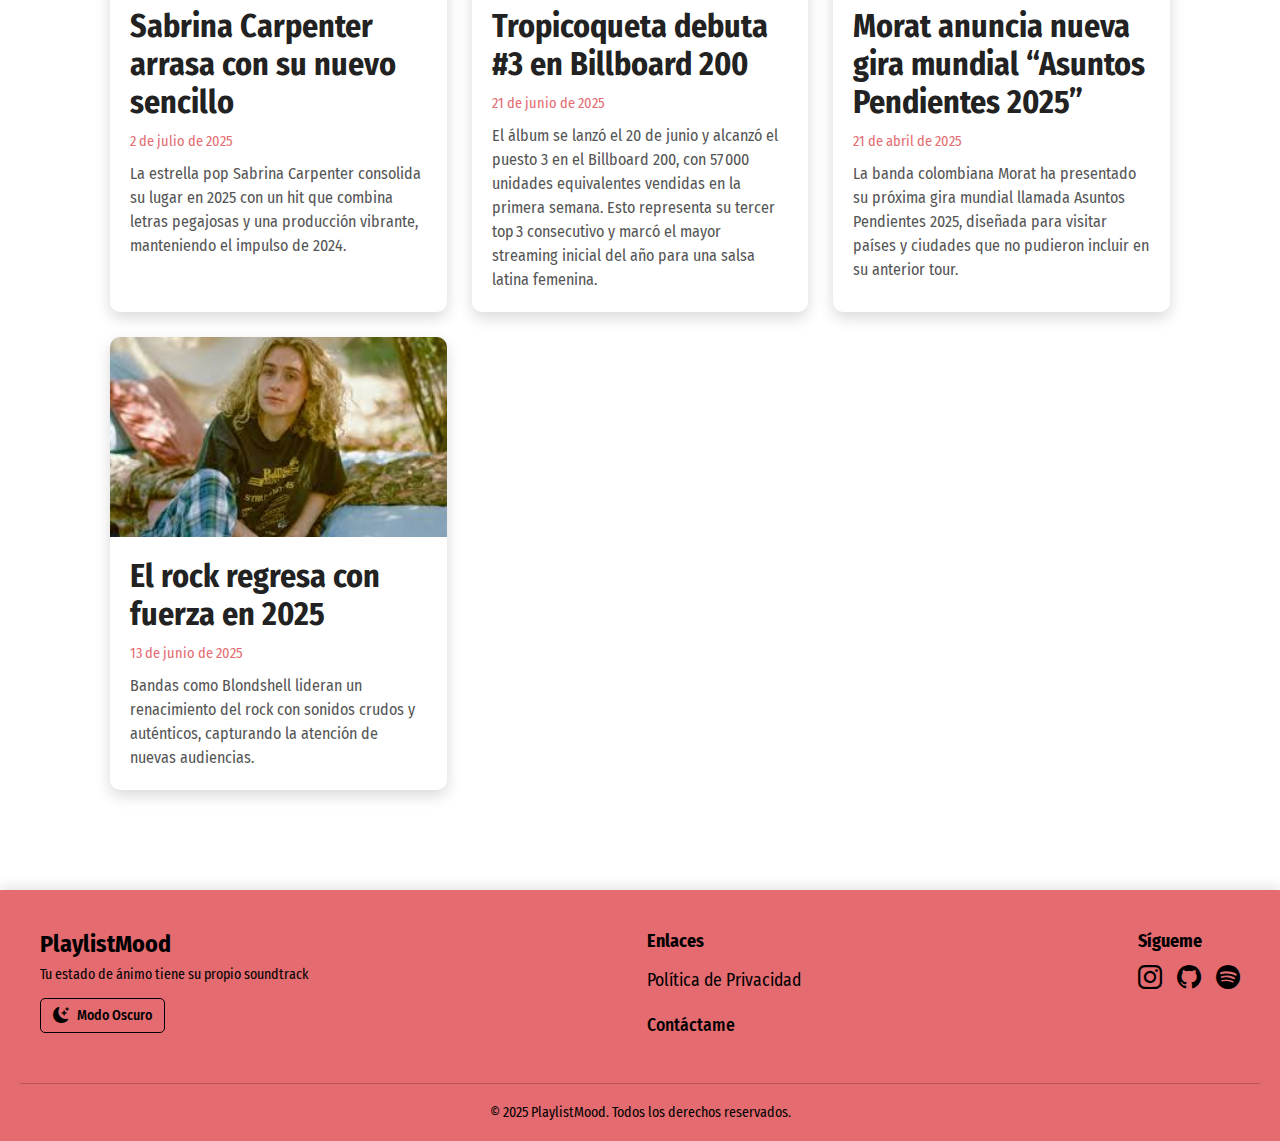
<file: noticias.html>
<!DOCTYPE html>
<html lang="es">
  <head>
    <meta charset="UTF-8" />
    <meta name="viewport" content="width=device-width, initial-scale=1.0" />
    <meta
      name="description"
      content="Últimas noticias musicales de 2025 en PlaylistMood."
    />
    <meta
      name="keywords"
      content="música, noticias, tendencias, artistas, lanzamientos"
    />
    <meta name="author" content="Stacy" />
    <link rel="stylesheet" href="styles.css" />
    <link
      href="https://cdn.jsdelivr.net/npm/bootstrap@5.3.7/dist/css/bootstrap.min.css"
      rel="stylesheet"
      integrity="sha384-LN+7fdVzj6u52u30Kp6M/trliBMCMKTyK833zpbD+pXdCLuTusPj697FH4R/5mcr"
      crossorigin="anonymous"
    />
    <link rel="preconnect" href="https://fonts.googleapis.com" />
    <link rel="preconnect" href="https://fonts.gstatic.com" crossorigin />
    <link
      href="https://fonts.googleapis.com/css2?family=Fira+Sans+Condensed:ital,wght@0,100;0,200;0,300;0,400;0,500;0,600;0,700;0,800;0,900;1,100;1,200;1,300;1,400;1,500;1,600;1,700;1,800;1,900&display=swap"
      rel="stylesheet"
    />
    <link rel="icon" href="Logo.png" type="image/png" />
    <link
      href="https://cdn.jsdelivr.net/npm/bootstrap-icons@1.10.5/font/bootstrap-icons.css"
      rel="stylesheet"
    />
    <title>Noticias - PlaylistMood</title>
  </head>
  <body>
    <!-- NavBar -->
    <nav class="navbar navbar-expand-lg fixed-top mi-navbar">
      <div class="container-fluid">
        <a class="navbar-brand d-flex align-items-center" href="index.html">
          <img src="Logo.png" alt="Logo" width="40" height="40" class="me-2" />
          PlaylistMood
        </a>
        <button
          class="navbar-toggler"
          type="button"
          data-bs-toggle="collapse"
          data-bs-target="#navbarNav"
          aria-controls="navbarNav"
          aria-expanded="false"
          aria-label="Toggle navigation"
        >
          <span class="navbar-toggler-icon"></span>
        </button>
        <div class="collapse navbar-collapse" id="navbarNav">
          <ul class="navbar-nav ms-auto">
            <li class="nav-item">
              <a class="nav-link" href="index.html">Inicio</a>
            </li>
            <li class="nav-item">
              <a
                class="nav-link active"
                aria-current="page"
                href="noticias.html"
                >Noticias</a
              >
            </li>
            <li class="nav-item">
              <a class="nav-link" href="index.html#top10">Top 10</a>
            </li>
            <li class="nav-item">
              <a class="nav-link" href="emisoras.html">Emisoras</a>
            </li>
          </ul>
        </div>
      </div>
    </nav>
    <!-- Fin NavBar -->

    <!-- Header -->
    <header class="news-header">
      <h1 class="news-title">Noticias Musicales 2025</h1>
      <p class="news-subtitle">
        Lo último en tendencias, artistas y lanzamientos
      </p>
    </header>

    <main class="news-main">
      <section class="featured-article">
        <div class="article-card featured">
          <img src="img/noticia1.jpg" alt="Bad Bunny" class="article-img" />
          <div class="article-info">
            <h2 class="article-title">
              Bad Bunny lidera la revolución del reguetón en 2025
            </h2>
            <p class="article-date">4 de julio de 2025</p>
            <p class="article-summary">
              Bad Bunny continúa dominando las listas con su nuevo álbum,
              fusionando reguetón con elementos electrónicos y mensajes
              sociales. Su último sencillo, "Debí Tirar Más Fotos", es un himno
              de resistencia que resuena globalmente.
            </p>
          </div>
        </div>
        <div class="video-container">
          <iframe
            width="560"
            height="315"
            src="https://www.youtube.com/embed/8ROzmukvZio?si=T1tjubPs9PxdWWVV"
            title="YouTube video player"
            frameborder="0"
            allow="accelerometer; autoplay; clipboard-write; encrypted-media; gyroscope; picture-in-picture; web-share"
            referrerpolicy="strict-origin-when-cross-origin"
            allowfullscreen
          ></iframe>
        </div>
      </section>

      <section class="news-grid">
        <div class="article-card">
          <img
            src="img/noticia2.png"
            alt="Sabrina Carpenter"
            class="article-img"
          />
          <div class="article-info">
            <h3 class="article-title">
              Sabrina Carpenter arrasa con su nuevo sencillo
            </h3>
            <p class="article-date">2 de julio de 2025</p>
            <p class="article-summary">
              La estrella pop Sabrina Carpenter consolida su lugar en 2025 con
              un hit que combina letras pegajosas y una producción vibrante,
              manteniendo el impulso de 2024.
            </p>
          </div>
        </div>
        <div class="article-card">
          <img src="img/noticia3.jpg" alt="Tropicoqueta" class="article-img" />
          <div class="article-info">
            <h3 class="article-title">
              Tropicoqueta debuta #3 en Billboard 200
            </h3>
            <p class="article-date">21 de junio de 2025</p>
            <p class="article-summary">
              El álbum se lanzó el 20 de junio y alcanzó el puesto 3 en el
              Billboard 200, con 57 000 unidades equivalentes vendidas en la
              primera semana. Esto representa su tercer top 3 consecutivo y
              marcó el mayor streaming inicial del año para una salsa latina
              femenina.
            </p>
          </div>
        </div>
        <div class="article-card">
          <img src="img/noticia4.png" alt="Morat" class="article-img" />
          <div class="article-info">
            <h3 class="article-title">
              Morat anuncia nueva gira mundial “Asuntos Pendientes 2025”
            </h3>
            <p class="article-date">21 de abril de 2025</p>
            <p class="article-summary">
              La banda colombiana Morat ha presentado su próxima gira mundial
              llamada Asuntos Pendientes 2025, diseñada para visitar países y
              ciudades que no pudieron incluir en su anterior tour.
            </p>
          </div>
        </div>
        <div class="article-card">
          <img src="img/noticia5.jpeg" alt="Rock Revival" class="article-img" />
          <div class="article-info">
            <h3 class="article-title">El rock regresa con fuerza en 2025</h3>
            <p class="article-date">13 de junio de 2025</p>
            <p class="article-summary">
              Bandas como Blondshell lideran un renacimiento del rock con
              sonidos crudos y auténticos, capturando la atención de nuevas
              audiencias.
            </p>
          </div>
        </div>
      </section>
    </main>

    <footer class="footer">
      <div class="footer-container">
        <div class="footer-brand">
          <h2>PlaylistMood</h2>
          <p>Tu estado de ánimo tiene su propio soundtrack</p>
          <div class="footer-theme-toggle">
            <button id="theme-toggle" class="theme-toggle-btn">
              <i class="bi bi-moon-stars-fill"></i> Modo Oscuro
            </button>
          </div>
        </div>
        <div class="footer-links">
          <h4>Enlaces</h4>
          <ul>
            <li><a href="politicas.html">Política de Privacidad</a></li>
            <li><a href="mailto:sa24-0509@unphu.edu.do">Contáctame</a></li>
          </ul>
        </div>
        <div class="footer-social">
          <h4>Sígueme</h4>
          <div class="social-icons">
            <a
              href="https://www.instagram.com/bystacyy?igsh=aW00NnQ2aTU2Y2d3"
              target="_blank"
              aria-label="Instagram"
            >
              <i class="bi bi-instagram"></i>
            </a>
            <a
              href="https://github.com/bystacyy"
              target="_blank"
              aria-label="GitHub"
            >
              <i class="bi bi-github"></i>
            </a>
            <a
              href="https://open.spotify.com/user/5kmatqpje7ikcr4iqhaaz79kg?si=KM62CVtCR0q35xjqTy8Y4g"
              target="_blank"
              aria-label="Spotify"
            >
              <i class="bi bi-spotify"></i>
            </a>
          </div>
        </div>
      </div>
      <div class="footer-bottom">
        <p>© 2025 PlaylistMood. Todos los derechos reservados.</p>
      </div>
    </footer>

    <script
      src="https://cdn.jsdelivr.net/npm/bootstrap@5.3.7/dist/js/bootstrap.bundle.min.js"
      integrity="sha384-ndDqU0Gzau9qJ1lfW4pNLlhNTkCfHzAVBReH9diLvGRem5+R9g2FzA8ZGN954O5Q"
      crossorigin="anonymous"
    ></script>
    <script src="js/main.js"></script>
  </body>
</html>
</file>
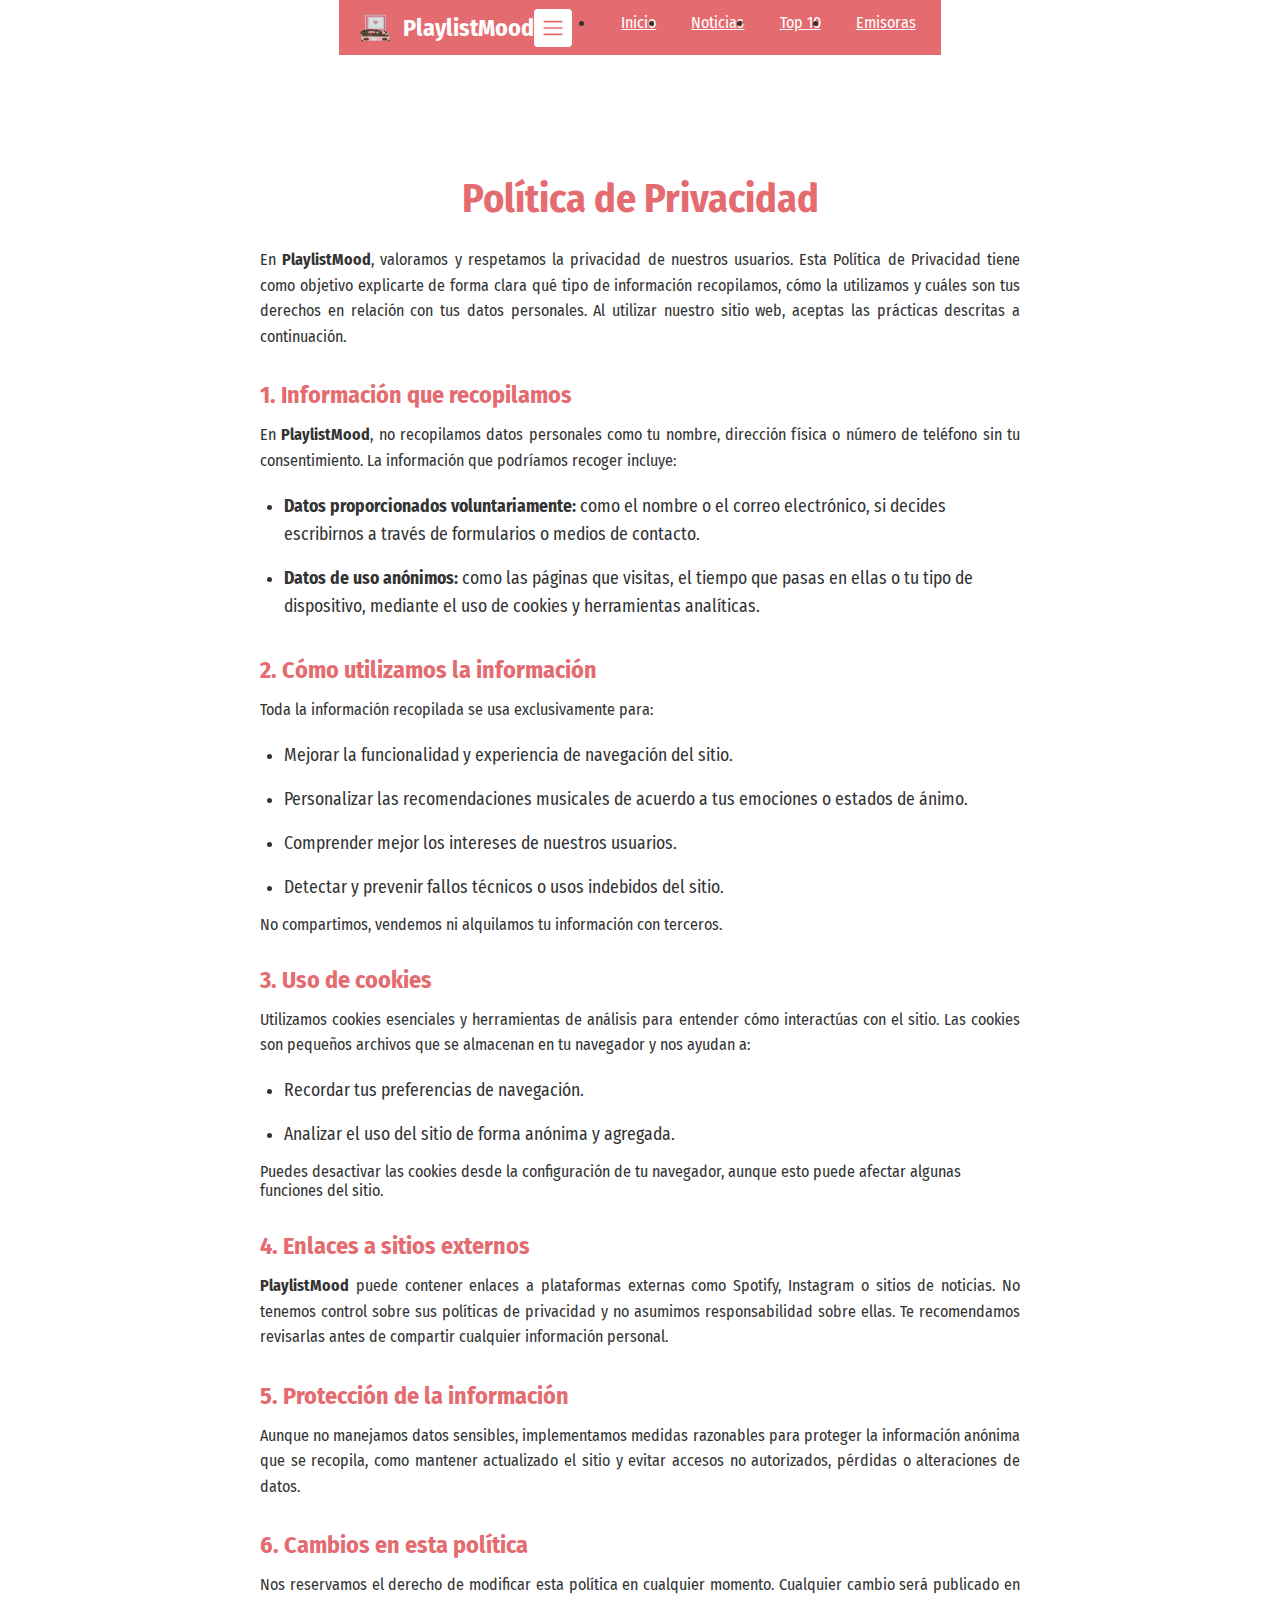
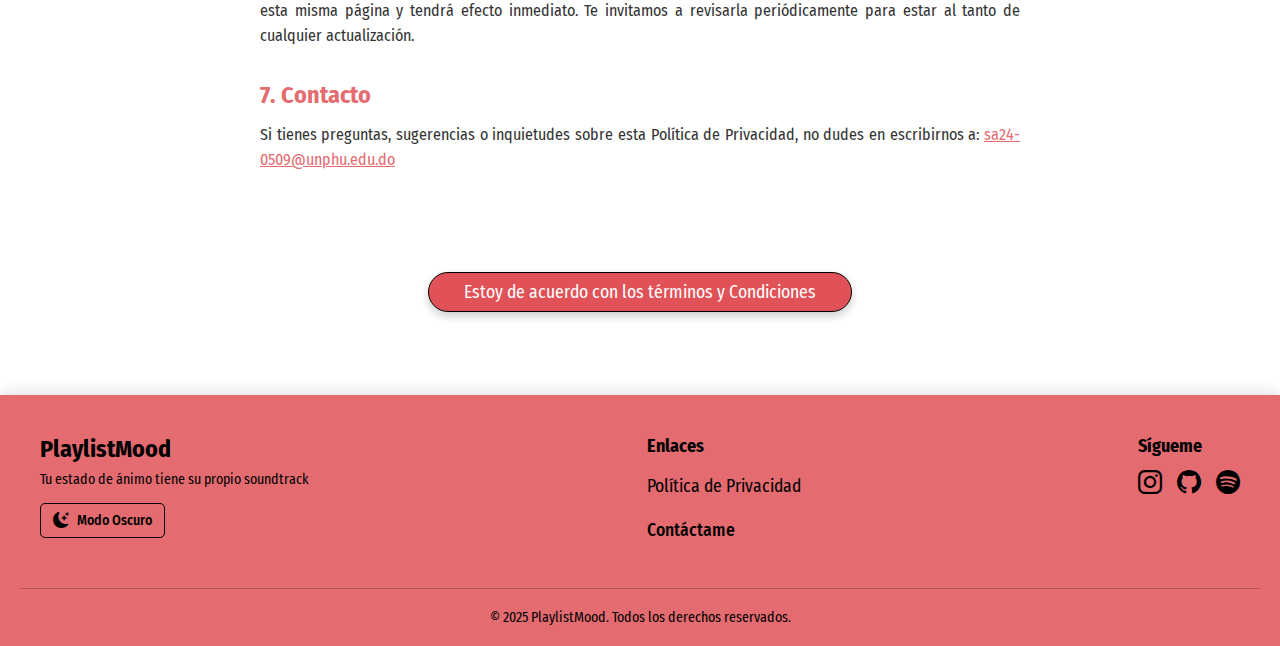
<file: politicas.html>
<!DOCTYPE html>
<html lang="en">
<head>
    <meta charset="UTF-8">
    <meta name="viewport" content="width=device-width, initial-scale=1.0">
    <meta name="description" content="Recomendaciones musicales según tu estado de ánimo.">
    <meta name="keywords" content="música, mood, emociones, canciones, playlists">
    <meta name="Stacy" content="PlaylistMood">
    <link rel="stylesheet" href="styles.css">
    <link href="https://cdn.jsdelivr.net/npm/bootstrap@5.3.7/dist/css/bootstrap.min.css" rel="stylesheet" integrity="sha384-LN+7fdVzj6u52u30Kp6M/trliBMCMKTyK833zpbD+pXdCLuTusPj697FH4R/5mcr" crossorigin="anonymous">
    <link rel="preconnect" href="https://fonts.googleapis.com">
    <link rel="preconnect" href="https://fonts.gstatic.com" crossorigin>
    <link href="https://fonts.googleapis.com/css2?family=Fira+Sans+Condensed:ital,wght@0,100;0,200;0,300;0,400;0,500;0,600;0,700;0,800;0,900;1,100;1,200;1,300;1,400;1,500;1,600;1,700;1,800;1,900&display=swap" rel="stylesheet">
    <link rel="icon" href="Logo.png" type="image/png">
    <link href="https://cdn.jsdelivr.net/npm/bootstrap-icons@1.10.5/font/bootstrap-icons.css" rel="stylesheet">
    <title>Política de Privacidad - PlaylistMood</title>
</head>
<body>
<!-- NavBar -->
<nav class="navbar navbar-expand-lg fixed-top mi-navbar">
  <div class="container-fluid">
    <a class="navbar-brand d-flex align-items-center" href="#">
    <img src="Logo.png" alt="Logo" width="40" height="40" class="me-2">
    PlaylistMood
    </a>
    <button class="navbar-toggler" type="button" data-bs-toggle="collapse" data-bs-target="#navbarNav"
            aria-controls="navbarNav" aria-expanded="false" aria-label="Toggle navigation">
      <span class="navbar-toggler-icon"></span>
    </button>
    <div class="collapse navbar-collapse" id="navbarNav">
      <ul class="navbar-nav ms-auto">
        <li class="nav-item">
          <a class="nav-link active" aria-current="page" href="index.html">Inicio</a>
        </li>
        <li class="nav-item">
          <a class="nav-link" href="noticias.html">Noticias</a>
        </li>
        <li class="nav-item">
          <a class="nav-link" href="index.html#top10">Top 10</a>
        </li>
        <li class="nav-item">
          <a class="nav-link" href="emisoras.html">Emisoras</a>
        </li>
      </ul>
    </div>
  </div>
</nav>
<!-- Fin NavBar -->

<main class="politica-container">
  <h1 class="politica-titulo">Política de Privacidad</h1>

  <p class="politica-texto">
    En <strong>PlaylistMood</strong>, valoramos y respetamos la privacidad de nuestros usuarios. Esta Política de Privacidad tiene como objetivo explicarte de forma clara qué tipo de información recopilamos, cómo la utilizamos y cuáles son tus derechos en relación con tus datos personales. Al utilizar nuestro sitio web, aceptas las prácticas descritas a continuación.
  </p>

  <h2 class="politica-subtitulo">1. Información que recopilamos</h2>
  <p class="politica-texto">
    En <strong>PlaylistMood</strong>, no recopilamos datos personales como tu nombre, dirección física o número de teléfono sin tu consentimiento. La información que podríamos recoger incluye:
    <ul>
      <li><strong>Datos proporcionados voluntariamente:</strong> como el nombre o el correo electrónico, si decides escribirnos a través de formularios o medios de contacto.</li>
      <li><strong>Datos de uso anónimos:</strong> como las páginas que visitas, el tiempo que pasas en ellas o tu tipo de dispositivo, mediante el uso de cookies y herramientas analíticas.</li>
    </ul>
  </p>

  <h2 class="politica-subtitulo">2. Cómo utilizamos la información</h2>
  <p class="politica-texto">
    Toda la información recopilada se usa exclusivamente para:
    <ul>
      <li>Mejorar la funcionalidad y experiencia de navegación del sitio.</li>
      <li>Personalizar las recomendaciones musicales de acuerdo a tus emociones o estados de ánimo.</li>
      <li>Comprender mejor los intereses de nuestros usuarios.</li>
      <li>Detectar y prevenir fallos técnicos o usos indebidos del sitio.</li>
    </ul>
    No compartimos, vendemos ni alquilamos tu información con terceros.
  </p>

  <h2 class="politica-subtitulo">3. Uso de cookies</h2>
  <p class="politica-texto">
    Utilizamos cookies esenciales y herramientas de análisis para entender cómo interactúas con el sitio. Las cookies son pequeños archivos que se almacenan en tu navegador y nos ayudan a:
    <ul>
      <li>Recordar tus preferencias de navegación.</li>
      <li>Analizar el uso del sitio de forma anónima y agregada.</li>
    </ul>
    Puedes desactivar las cookies desde la configuración de tu navegador, aunque esto puede afectar algunas funciones del sitio.
  </p>

  <h2 class="politica-subtitulo">4. Enlaces a sitios externos</h2>
  <p class="politica-texto">
    <strong>PlaylistMood</strong> puede contener enlaces a plataformas externas como Spotify, Instagram o sitios de noticias. No tenemos control sobre sus políticas de privacidad y no asumimos responsabilidad sobre ellas. Te recomendamos revisarlas antes de compartir cualquier información personal.
  </p>

  <h2 class="politica-subtitulo">5. Protección de la información</h2>
  <p class="politica-texto">
    Aunque no manejamos datos sensibles, implementamos medidas razonables para proteger la información anónima que se recopila, como mantener actualizado el sitio y evitar accesos no autorizados, pérdidas o alteraciones de datos.
  </p>

  <h2 class="politica-subtitulo">6. Cambios en esta política</h2>
  <p class="politica-texto">
    Nos reservamos el derecho de modificar esta política en cualquier momento. Cualquier cambio será publicado en esta misma página y tendrá efecto inmediato. Te invitamos a revisarla periódicamente para estar al tanto de cualquier actualización.
  </p>

  <h2 class="politica-subtitulo">7. Contacto</h2>
  <p class="politica-texto">
    Si tienes preguntas, sugerencias o inquietudes sobre esta Política de Privacidad, no dudes en escribirnos a: 
    <a href="mailto:sa24-0509@unphu.edu.do">sa24-0509@unphu.edu.do</a>
  </p>
</main>

    <!-- Inicio de MODAL -->
<button class="boton-modal" onclick="openModal()">Estoy de acuerdo con los términos y Condiciones</button>
    <div id="termsModal" class="modal">
        <div class="modal-content">
            <span class="close-btn" onclick="closeModal()">&times;</span>
            <h2>Términos y Condiciones</h2>
            <p>Al hacer clic en "Aceptar", confirmas que has leído y estás de acuerdo con nuestros términos y condiciones, incluyendo el uso de cookies y nuestra política de privacidad.</p>
            <div class="modal-buttons">
                <button class="accept-btn" onclick="acceptTerms()">Aceptar</button>
            </div>
        </div>
    </div>

<!-- Footer -->

<footer class="footer">
  <div class="footer-container">
    <div class="footer-brand">
      <h2>PlaylistMood</h2>
      <p>Tu estado de ánimo tiene su propio soundtrack</p>
      <!-- Dark Mode -->
      <div class="footer-theme-toggle">
        <button id="theme-toggle" class="theme-toggle-btn">
          <i class="bi bi-moon-stars-fill"></i> Modo Oscuro
        </button>
      </div>
    </div>

    <!-- Enlaces útiles -->
    <div class="footer-links">
      <h4>Enlaces</h4>
      <ul>
        <li><a href="politicas.html">Política de Privacidad</a></li>
        <li><a href="mailto:sa24-0509@unphu.edu.do">Contáctame</a></li>
      </ul>
    </div>

    <!-- Redes sociales -->
    <div class="footer-social">
      <h4>Sígueme</h4>
      <div class="social-icons">
        <a
          href="https://www.instagram.com/bystacyy?igsh=aW00NnQ2aTU2Y2d3"
          target="_blank"
          aria-label="Instagram"
        >
          <i class="bi bi-instagram"></i>
        </a>
        <a
          href="https://github.com/bystacyy"
          target="_blank"
          aria-label="GitHub"
        >
          <i class="bi bi-github"></i>
        </a>
        <a
          href="https://open.spotify.com/user/5kmatqpje7ikcr4iqhaaz79kg?si=KM62CVtCR0q35xjqTy8Y4g"
          target="_blank"
          aria-label="Spotify"
        >
          <i class="bi bi-spotify"></i>
        </a>
      </div>
    </div>
  </div>
  <!-- Parte inferior -->
  <div class="footer-bottom">
    <p>© 2025 PlaylistMood. Todos los derechos reservados.</p>
  </div>
</footer>

    <script src="https://cdn.jsdelivr.net/npm/bootstrap@5.3.7/dist/js/bootstrap.bundle.min.js" integrity="sha384-ndDqU0Gzau9qJ1lfW4pNLlhNTkCfHzAVBReH9diLvGRem5+R9g2FzA8ZGN954O5Q" crossorigin="anonymous"></script>
    <script src="js/main.js"></script>

</body>
</html>
</file>
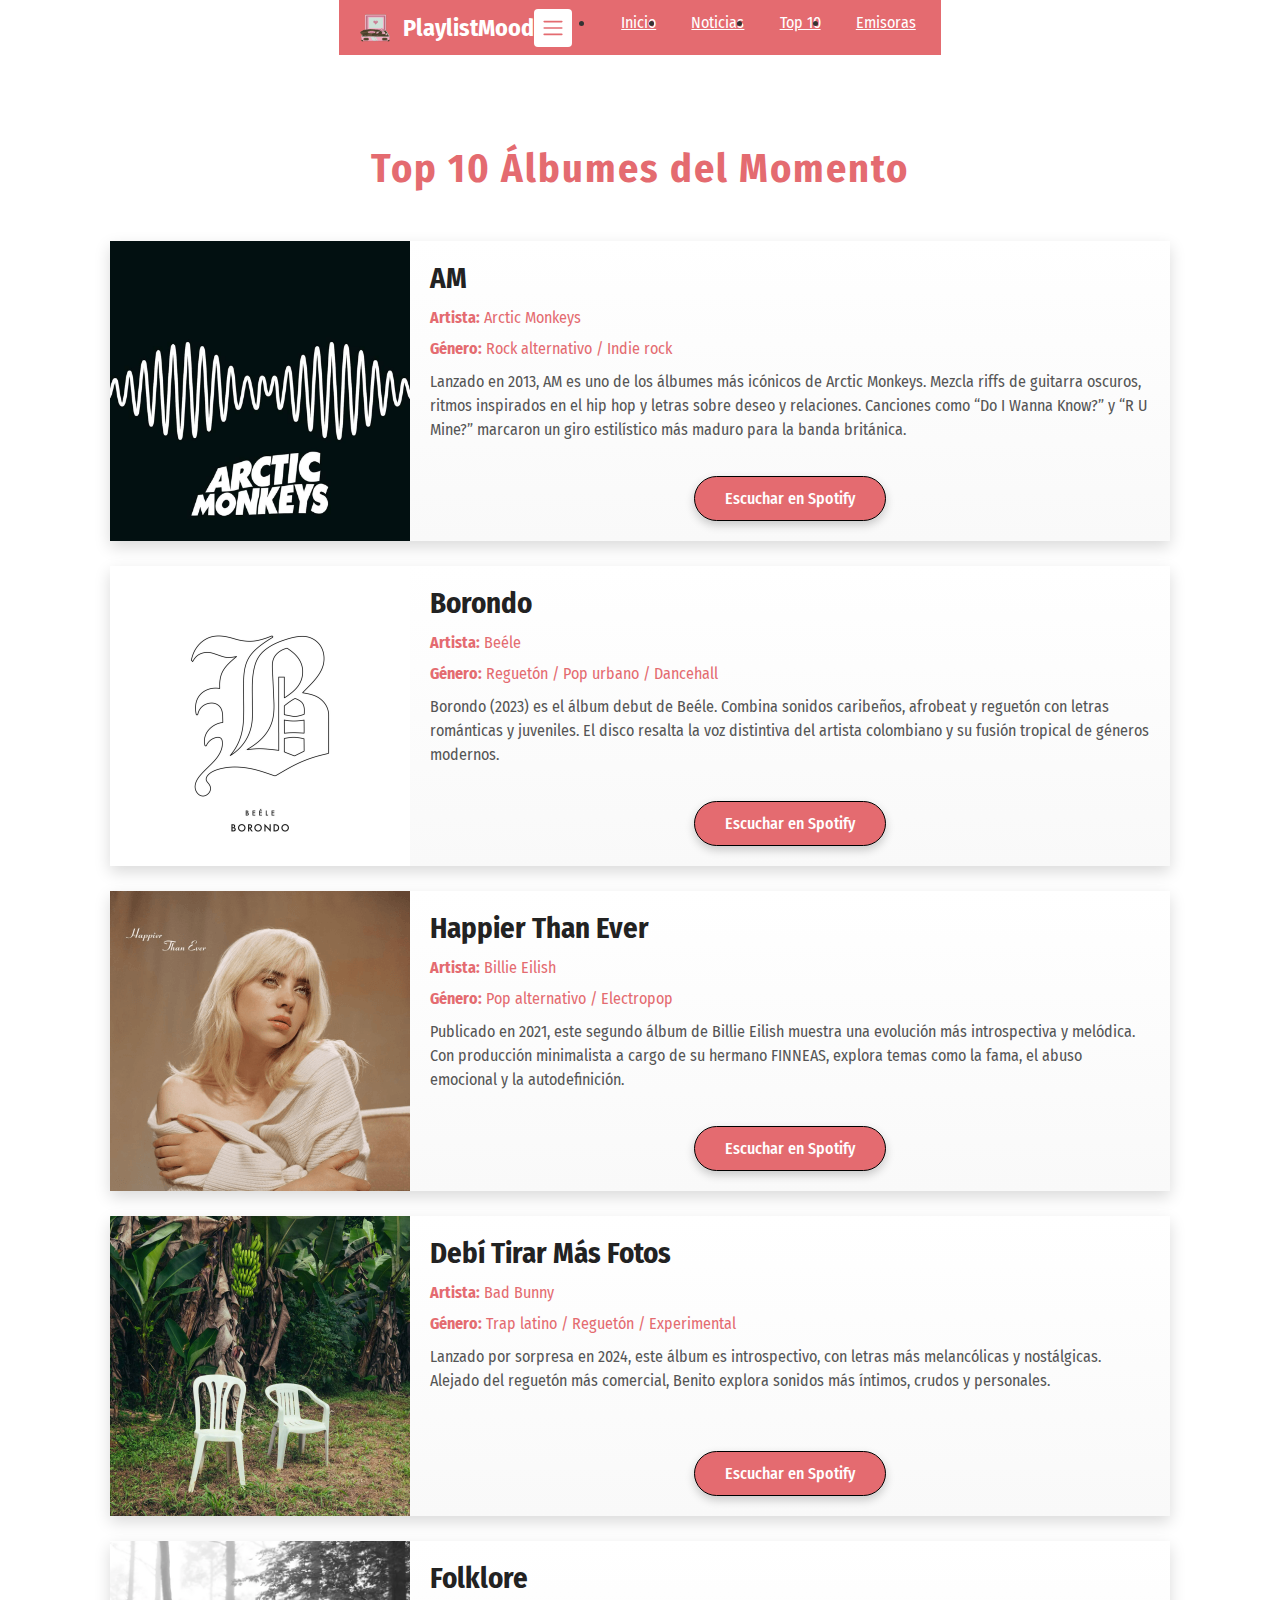
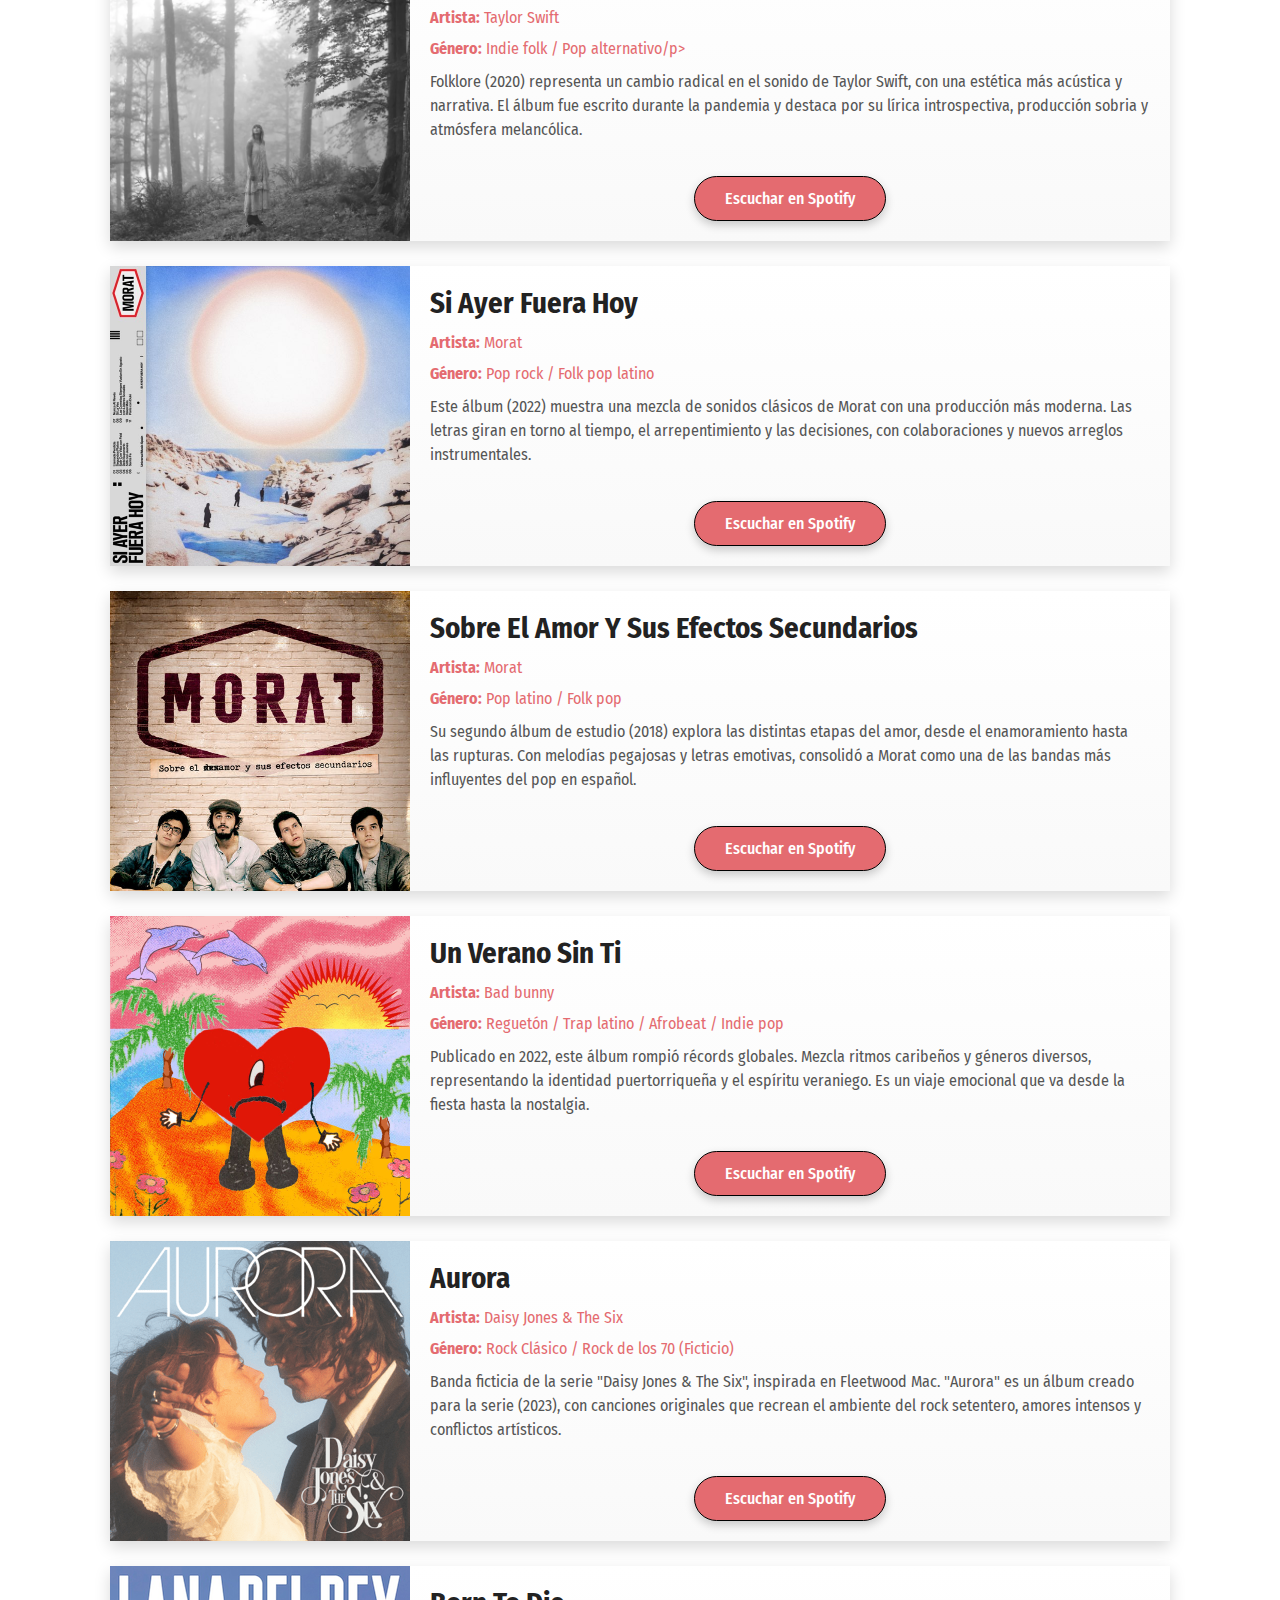
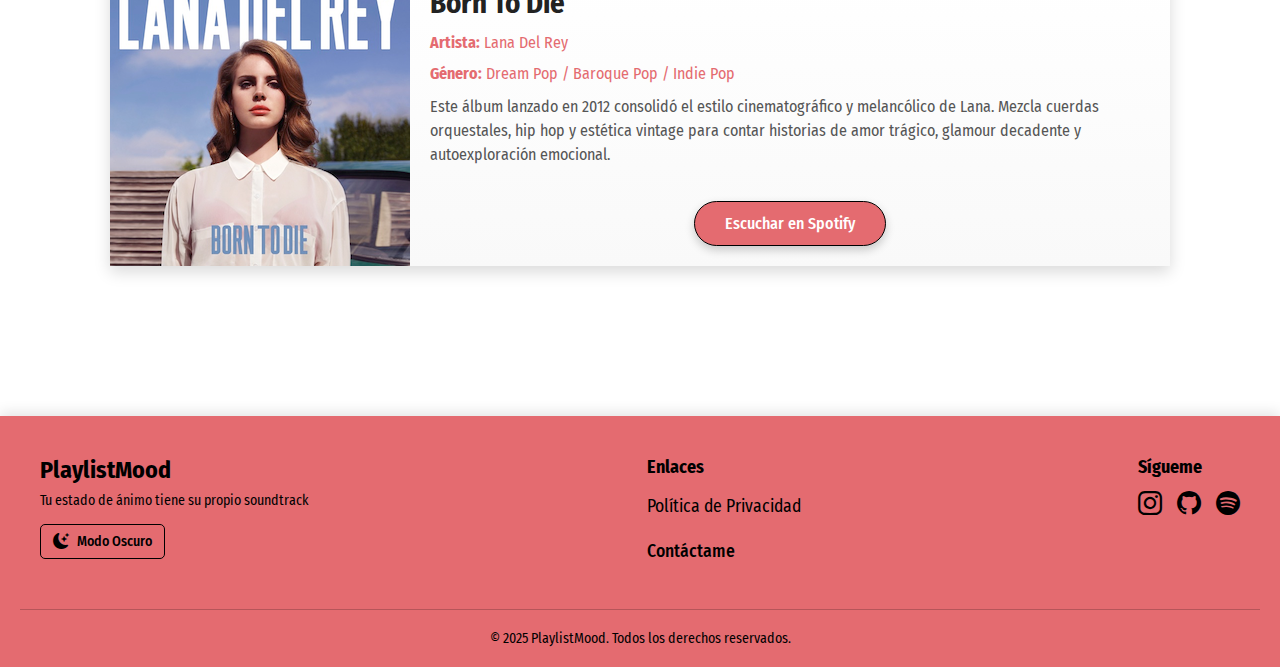
<file: topAlbumes.html>
<!DOCTYPE html>
<html lang="es">
  <head>
    <meta charset="UTF-8" />
    <meta name="viewport" content="width=device-width, initial-scale=1.0" />
    <meta
      name="description"
      content="Top 10 álbumes del momento en PlaylistMood."
    />
    <meta
      name="keywords"
      content="música, álbumes, top 10, canciones, playlists"
    />
    <meta name="author" content="Stacy" />
    <link rel="stylesheet" href="styles.css" />
    <link
      href="https://cdn.jsdelivr.net/npm/bootstrap@5.3.7/dist/css/bootstrap.min.css"
      rel="stylesheet"
      integrity="sha384-LN+7fdVzj6u52u30Kp6M/trliBMCMKTyK833zpbD+pXdCLuTusPj697FH4R/5mcr"
      crossorigin="anonymous"
    />
    <link rel="preconnect" href="https://fonts.googleapis.com" />
    <link rel="preconnect" href="https://fonts.gstatic.com" crossorigin />
    <link
      href="https://fonts.googleapis.com/css2?family=Fira+Sans+Condensed:ital,wght@0,100;0,200;0,300;0,400;0,500;0,600;0,700;0,800;0,900;1,100;1,200;1,300;1,400;1,500;1,600;1,700;1,800;1,900&display=swap"
      rel="stylesheet"
    />
    <link rel="icon" href="Logo.png" type="image/png" />
    <link
      href="https://cdn.jsdelivr.net/npm/bootstrap-icons@1.10.5/font/bootstrap-icons.css"
      rel="stylesheet"
    />
    <title>Top Álbumes - PlaylistMood</title>
  </head>
  <body>
    <!-- NavBar -->
    <nav class="navbar navbar-expand-lg fixed-top mi-navbar">
      <div class="container-fluid">
        <a class="navbar-brand d-flex align-items-center" href="index.html">
          <img src="Logo.png" alt="Logo" width="40" height="40" class="me-2" />
          PlaylistMood
        </a>
        <button
          class="navbar-toggler"
          type="button"
          data-bs-toggle="collapse"
          data-bs-target="#navbarNav"
          aria-controls="navbarNav"
          aria-expanded="false"
          aria-label="Toggle navigation"
        >
          <span class="navbar-toggler-icon"></span>
        </button>
        <div class="collapse navbar-collapse" id="navbarNav">
          <ul class="navbar-nav ms-auto">
            <li class="nav-item">
              <a class="nav-link" href="index.html">Inicio</a>
            </li>
            <li class="nav-item">
              <a class="nav-link" href="noticias.html">Noticias</a>
            </li>
            <li class="nav-item">
              <a
                class="nav-link active"
                aria-current="page"
                href="index.html#top10"
                >Top 10</a
              >
            </li>
            <li class="nav-item">
              <a class="nav-link" href="emisoras.html">Emisoras</a>
            </li>
          </ul>
        </div>
      </div>
    </nav>
    <!-- Fin NavBar -->

    <!-- Inicio Top 10 Álbumes -->
    <section class="top10-albumes">
      <h2 class="top10-title">Top 10 Álbumes del Momento</h2>
      <div class="albumes-container">
        <!-- Álbum 1 -->
        <div class="album-card">
          <img
            src="img/topAlbumAM.jpg"
            alt="Portada del álbum AM"
            class="album-img"
          />
          <div class="album-info">
            <h3 class="album-nombre">AM</h3>
            <p class="album-artista">
              <strong>Artista:</strong> Arctic Monkeys
            </p>
            <p class="album-genero">
              <strong>Género:</strong> Rock alternativo / Indie rock
            </p>
            <p class="album-descripcion">
              Lanzado en 2013, AM es uno de los álbumes más icónicos de Arctic
              Monkeys. Mezcla riffs de guitarra oscuros, ritmos inspirados en el
              hip hop y letras sobre deseo y relaciones. Canciones como “Do I
              Wanna Know?” y “R U Mine?” marcaron un giro estilístico más maduro
              para la banda británica.
            </p>
            <a
              href="https://open.spotify.com/intl-es/album/78bpIziExqiI9qztvNFlQu?si=4CO1GGk8Q3q6tqOJisEQuA"
              target="_blank"
              class="album-btn"
              aria-label="Escuchar Am en Spotify"
              >Escuchar en Spotify</a
            >
          </div>
        </div>
        <!-- Álbum 2 -->
        <div class="album-card">
          <img
            src="img/topAlbumBorondo.jpg"
            alt="Portada del álbum Borondo"
            class="album-img"
          />
          <div class="album-info">
            <h3 class="album-nombre">Borondo</h3>
            <p class="album-artista"><strong>Artista:</strong> Beéle</p>
            <p class="album-genero">
              <strong>Género:</strong> Reguetón / Pop urbano / Dancehall
            </p>
            <p class="album-descripcion">
              Borondo (2023) es el álbum debut de Beéle. Combina sonidos
              caribeños, afrobeat y reguetón con letras románticas y juveniles.
              El disco resalta la voz distintiva del artista colombiano y su
              fusión tropical de géneros modernos.
            </p>
            <a
              href="https://open.spotify.com/intl-es/album/4xMNn5AFdmBIYiXRbt5YH4?si=zQoWQx9rSEicigKgZzzB6w"
              target="_blank"
              class="album-btn"
              aria-label="Escuchar Borondo en Spotify"
              >Escuchar en Spotify</a
            >
          </div>
        </div>
        <!-- Álbum 3 -->
        <div class="album-card">
          <img
            src="img/topAlbumHappierThanEver.png"
            alt="Portada del álbum Happier Than Ever"
            class="album-img"
          />
          <div class="album-info">
            <h3 class="album-nombre">Happier Than Ever</h3>
            <p class="album-artista"><strong>Artista:</strong> Billie Eilish</p>
            <p class="album-genero">
              <strong>Género:</strong> Pop alternativo / Electropop
            </p>
            <p class="album-descripcion">
              Publicado en 2021, este segundo álbum de Billie Eilish muestra una
              evolución más introspectiva y melódica. Con producción minimalista
              a cargo de su hermano FINNEAS, explora temas como la fama, el
              abuso emocional y la autodefinición.
            </p>
            <a
              href="https://open.spotify.com/intl-es/album/0JGOiO34nwfUdDrD612dOp?si=ruhmOUuQR9qGidsC0IY3wQ"
              target="_blank"
              class="album-btn"
              aria-label="Escuchar Happier Than Ever de Billie Eilish en Spotify"
              >Escuchar en Spotify</a
            >
          </div>
        </div>
        <!-- Álbum 4 -->
        <div class="album-card">
          <img
            src="img/topAlbumDebítirarmásfotos.jpg"
            alt="Portada del álbum Debí tirar más fotos"
            class="album-img"
          />
          <div class="album-info">
            <h3 class="album-nombre">Debí tirar más fotos</h3>
            <p class="album-artista"><strong>Artista:</strong> Bad Bunny</p>
            <p class="album-genero">
              <strong>Género:</strong> Trap latino / Reguetón / Experimental
            </p>
            <p class="album-descripcion">
              Lanzado por sorpresa en 2024, este álbum es introspectivo, con
              letras más melancólicas y nostálgicas. Alejado del reguetón más
              comercial, Benito explora sonidos más íntimos, crudos y
              personales.
            </p>
            <a
              href="https://open.spotify.com/intl-es/album/5K79FLRUCSysQnVESLcTdb?si=MAZNpNLZQqeUoRgVS0Deaw"
              target="_blank"
              class="album-btn"
              aria-label="Escuchar Debí tirar más fotos en Spotify"
              >Escuchar en Spotify</a
            >
          </div>
        </div>
        <!-- Álbum 5 -->
        <div class="album-card">
          <img
            src="img/topAlbumFolklore.webp"
            alt="Portada del álbum Folklore d"
            class="album-img"
          />
          <div class="album-info">
            <h3 class="album-nombre">Folklore</h3>
            <p class="album-artista"><strong>Artista:</strong> Taylor Swift</p>
            <p class="album-genero">
              <strong>Género:</strong> Indie folk / Pop alternativo/p>
            </p>
            <p class="album-descripcion">
              Folklore (2020) representa un cambio radical en el sonido de
              Taylor Swift, con una estética más acústica y narrativa. El álbum
              fue escrito durante la pandemia y destaca por su lírica
              introspectiva, producción sobria y atmósfera melancólica.
            </p>
            <a
              href="https://open.spotify.com/intl-es/album/1pzvBxYgT6OVwJLtHkrdQK?si=POPGTgfETDusLgaWjAwsog"
              target="_blank"
              class="album-btn"
              aria-label="Escuchar Folklore en Spotify"
              >Escuchar en Spotify</a
            >
          </div>
        </div>
        <!-- Álbum 6 -->
        <div class="album-card">
          <img
            src="img/topAlbumSiayerfuerahoy.jpg"
            alt="Portada del álbum Si ayer fuera hoy"
            class="album-img"
          />
          <div class="album-info">
            <h3 class="album-nombre">Si ayer fuera hoy</h3>
            <p class="album-artista"><strong>Artista:</strong> Morat</p>
            <p class="album-genero">
              <strong>Género:</strong> Pop rock / Folk pop latino
            </p>
            <p class="album-descripcion">
              Este álbum (2022) muestra una mezcla de sonidos clásicos de Morat
              con una producción más moderna. Las letras giran en torno al
              tiempo, el arrepentimiento y las decisiones, con colaboraciones y
              nuevos arreglos instrumentales.
            </p>
            <a
              href="https://open.spotify.com/intl-es/album/1BUb9ayIoyy6T3iwMscDts?si=OJHBwtwBTvux63uqW3pn-g"
              target="_blank"
              class="album-btn"
              aria-label="Escuchar Si ayer fuera hoy en Spotify"
              >Escuchar en Spotify</a
            >
          </div>
        </div>
        <!-- Álbum 7 -->
        <div class="album-card">
          <img
            src="img/topAlbumSobreelamorysusefectossecundarios.jpg"
            alt="Portada del álbum Sobre el amor y sus efectos secundarios"
            class="album-img"
          />
          <div class="album-info">
            <h3 class="album-nombre">
              Sobre el amor y sus efectos secundarios
            </h3>
            <p class="album-artista"><strong>Artista:</strong> Morat</p>
            <p class="album-genero">
              <strong>Género:</strong> Pop latino / Folk pop
            </p>
            <p class="album-descripcion">
              Su segundo álbum de estudio (2018) explora las distintas etapas
              del amor, desde el enamoramiento hasta las rupturas. Con melodías
              pegajosas y letras emotivas, consolidó a Morat como una de las
              bandas más influyentes del pop en español.
            </p>
            <a
              href="https://open.spotify.com/intl-es/album/50eHcXc4qede9mUKCYOuoz?si=fb8OxsFcQa2bgzO8PO8Fsg"
              target="_blank"
              class="album-btn"
              aria-label="Escuchar Sobre el amor y sus efectos secundarios en Spotify"
              >Escuchar en Spotify</a
            >
          </div>
        </div>
        <!-- Álbum 8 -->
        <div class="album-card">
          <img
            src="img/topAlbumUnVeranoSinTi.jpg"
            alt="Portada del álbum Un Verano Sin Ti"
            class="album-img"
          />
          <div class="album-info">
            <h3 class="album-nombre">Un Verano Sin Ti</h3>
            <p class="album-artista"><strong>Artista:</strong> Bad bunny</p>
            <p class="album-genero">
              <strong>Género:</strong> Reguetón / Trap latino / Afrobeat / Indie
              pop
            </p>
            <p class="album-descripcion">
              Publicado en 2022, este álbum rompió récords globales. Mezcla
              ritmos caribeños y géneros diversos, representando la identidad
              puertorriqueña y el espíritu veraniego. Es un viaje emocional que
              va desde la fiesta hasta la nostalgia.
            </p>
            <a
              href="https://open.spotify.com/intl-es/album/3RQQmkQEvNCY4prGKE6oc5?si=bYN3tCtlS_i8RWJ-0qP7JA"
              target="_blank"
              class="album-btn"
              aria-label="Escuchar Un Verano Sin Ti en Spotify"
              >Escuchar en Spotify</a
            >
          </div>
        </div>
        <!-- Álbum 9 -->
        <div class="album-card">
          <img
            src="img/topAlbumAurora.png"
            alt="Portada del álbum Aurora"
            class="album-img"
          />
          <div class="album-info">
            <h3 class="album-nombre">Aurora</h3>
            <p class="album-artista">
              <strong>Artista:</strong> Daisy Jones & The Six
            </p>
            <p class="album-genero">
              <strong>Género:</strong> Rock Clásico / Rock de los 70 (Ficticio)
            </p>
            <p class="album-descripcion">
              Banda ficticia de la serie "Daisy Jones & The Six", inspirada en
              Fleetwood Mac. "Aurora" es un álbum creado para la serie (2023),
              con canciones originales que recrean el ambiente del rock
              setentero, amores intensos y conflictos artísticos.
            </p>
            <a
              href="https://open.spotify.com/intl-es/album/4ouqACcnzsOvtUlnj5abyo?si=HuE3YBwPRBWw_6roxV0bug"
              target="_blank"
              class="album-btn"
              aria-label="Escuchar Aurora en Spotify"
              >Escuchar en Spotify</a
            >
          </div>
        </div>
        <!-- Álbum 10 -->
        <div class="album-card">
          <img
            src="img/topAlbumBornToDie.png"
            alt="Portada del álbum Born To Die"
            class="album-img"
          />
          <div class="album-info">
            <h3 class="album-nombre">Born To Die</h3>
            <p class="album-artista"><strong>Artista:</strong> Lana Del Rey</p>
            <p class="album-genero">
              <strong>Género:</strong> Dream Pop / Baroque Pop / Indie Pop
            </p>
            <p class="album-descripcion">
              Este álbum lanzado en 2012 consolidó el estilo cinematográfico y
              melancólico de Lana. Mezcla cuerdas orquestales, hip hop y
              estética vintage para contar historias de amor trágico, glamour
              decadente y autoexploración emocional.
            </p>
            <a
              href="https://open.spotify.com/intl-es/album/5VoeRuTrGhTbKelUfwymwu?si=4gaxokMDTOOBT3dTEW7qMA"
              target="_blank"
              class="album-btn"
              aria-label="Escuchar Born To Die en Spotify"
              >Escuchar en Spotify</a
            >
          </div>
        </div>
      </div>
    </section>
    <!-- Fin Top 10 Álbumes -->

    <!-- Footer -->

    <footer class="footer">
      <div class="footer-container">
        <!-- Marca / Descripción -->
        <div class="footer-brand">
          <h2>PlaylistMood</h2>
          <p>Tu estado de ánimo tiene su propio soundtrack</p>
          <!-- Dark Mode -->
          <div class="footer-theme-toggle">
            <button id="theme-toggle" class="theme-toggle-btn">
              <i class="bi bi-moon-stars-fill"></i> Modo Oscuro
            </button>
          </div>
        </div>

        <!-- Enlaces útiles -->
        <div class="footer-links">
          <h4>Enlaces</h4>
          <ul>
            <li><a href="politicas.html">Política de Privacidad</a></li>
            <li><a href="mailto:sa24-0509@unphu.edu.do">Contáctame</a></li>
          </ul>
        </div>

        <!-- Redes sociales -->
        <div class="footer-social">
          <h4>Sígueme</h4>
          <div class="social-icons">
            <a
              href="https://www.instagram.com/bystacyy?igsh=aW00NnQ2aTU2Y2d3"
              target="_blank"
              aria-label="Instagram"
            >
              <i class="bi bi-instagram"></i>
            </a>
            <a
              href="https://github.com/bystacyy"
              target="_blank"
              aria-label="GitHub"
            >
              <i class="bi bi-github"></i>
            </a>
            <a
              href="https://open.spotify.com/user/5kmatqpje7ikcr4iqhaaz79kg?si=KM62CVtCR0q35xjqTy8Y4g"
              target="_blank"
              aria-label="Spotify"
            >
              <i class="bi bi-spotify"></i>
            </a>
          </div>
        </div>
      </div>
      <!-- Parte inferior -->
      <div class="footer-bottom">
        <p>© 2025 PlaylistMood. Todos los derechos reservados.</p>
      </div>
    </footer>

    <script
      src="https://cdn.jsdelivr.net/npm/bootstrap@5.3.7/dist/js/bootstrap.bundle.min.js"
      integrity="sha384-ndDqU0Gzau9qJ1lfW4pNLlhNTkCfHzAVBReH9diLvGRem5+R9g2FzA8ZGN954O5Q"
      crossorigin="anonymous"
    ></script>
    <script src="js/main.js"></script>
  </body>
</html>
</file>
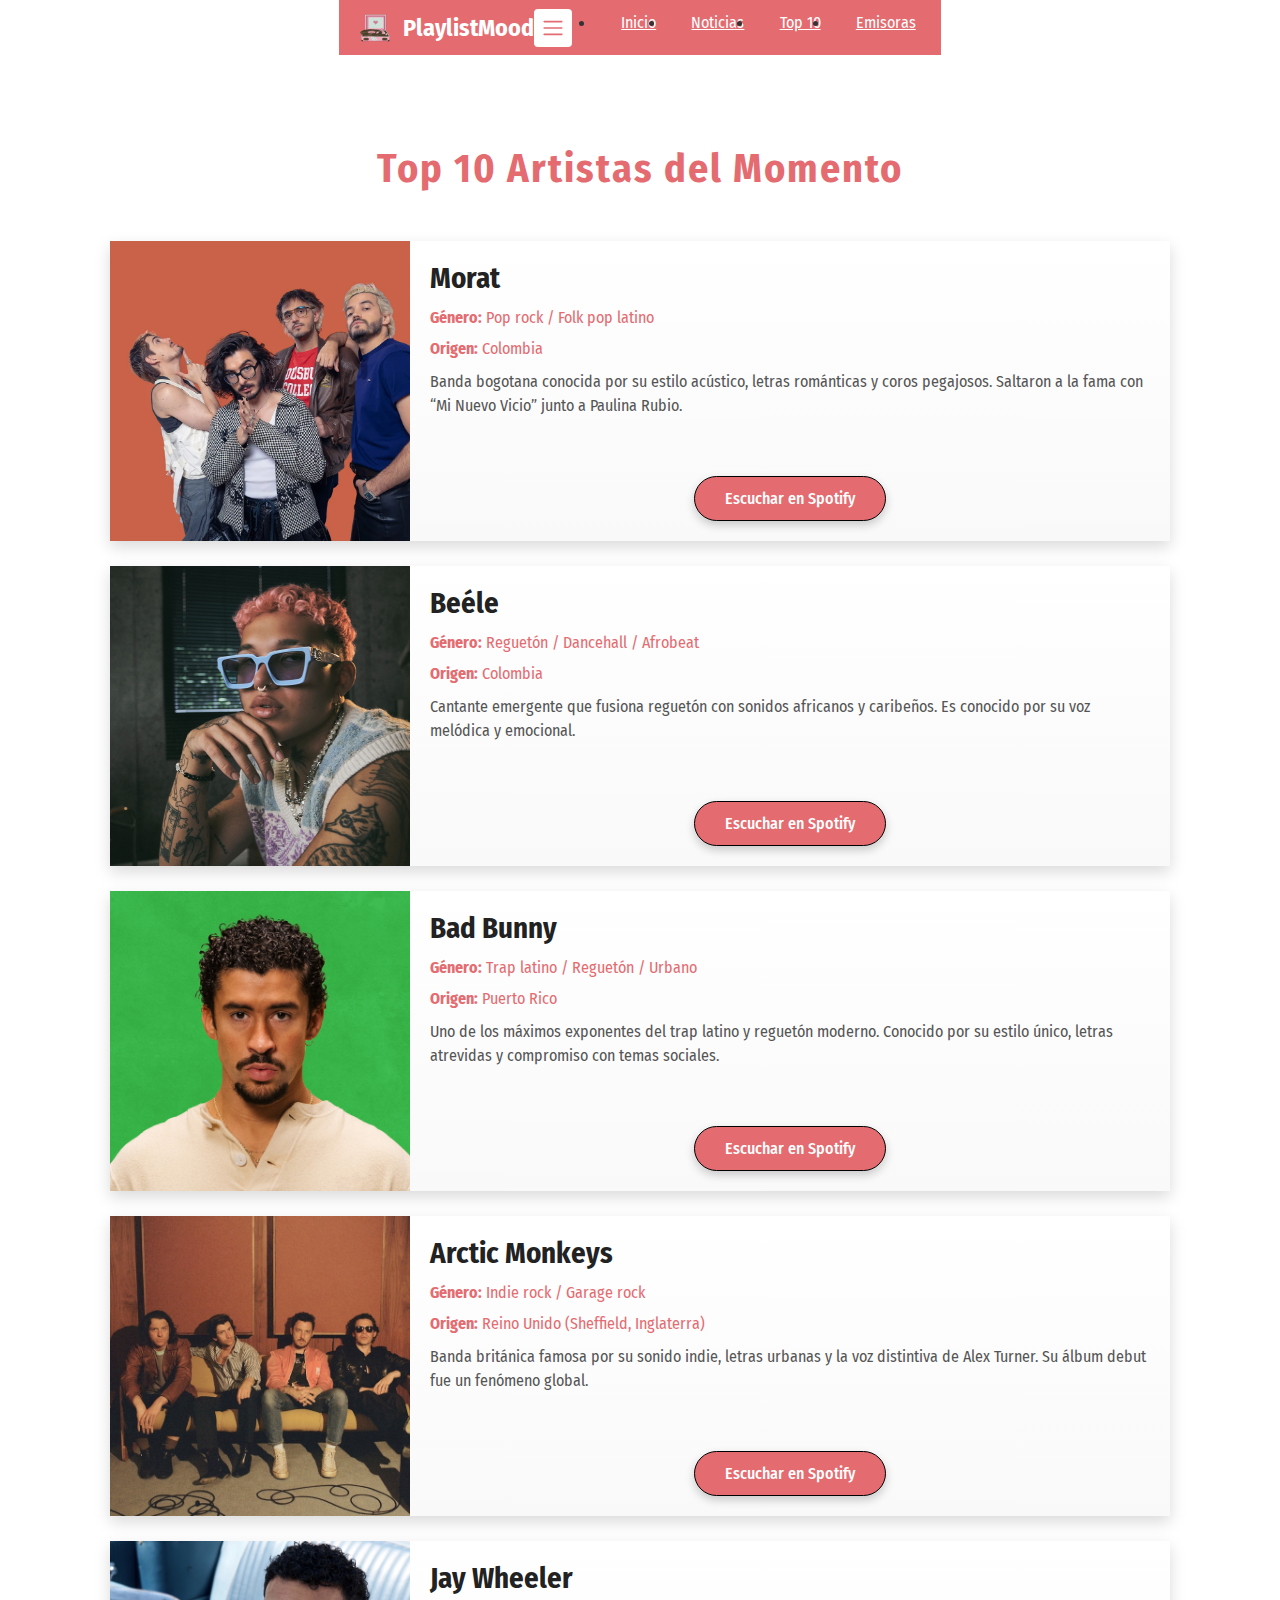
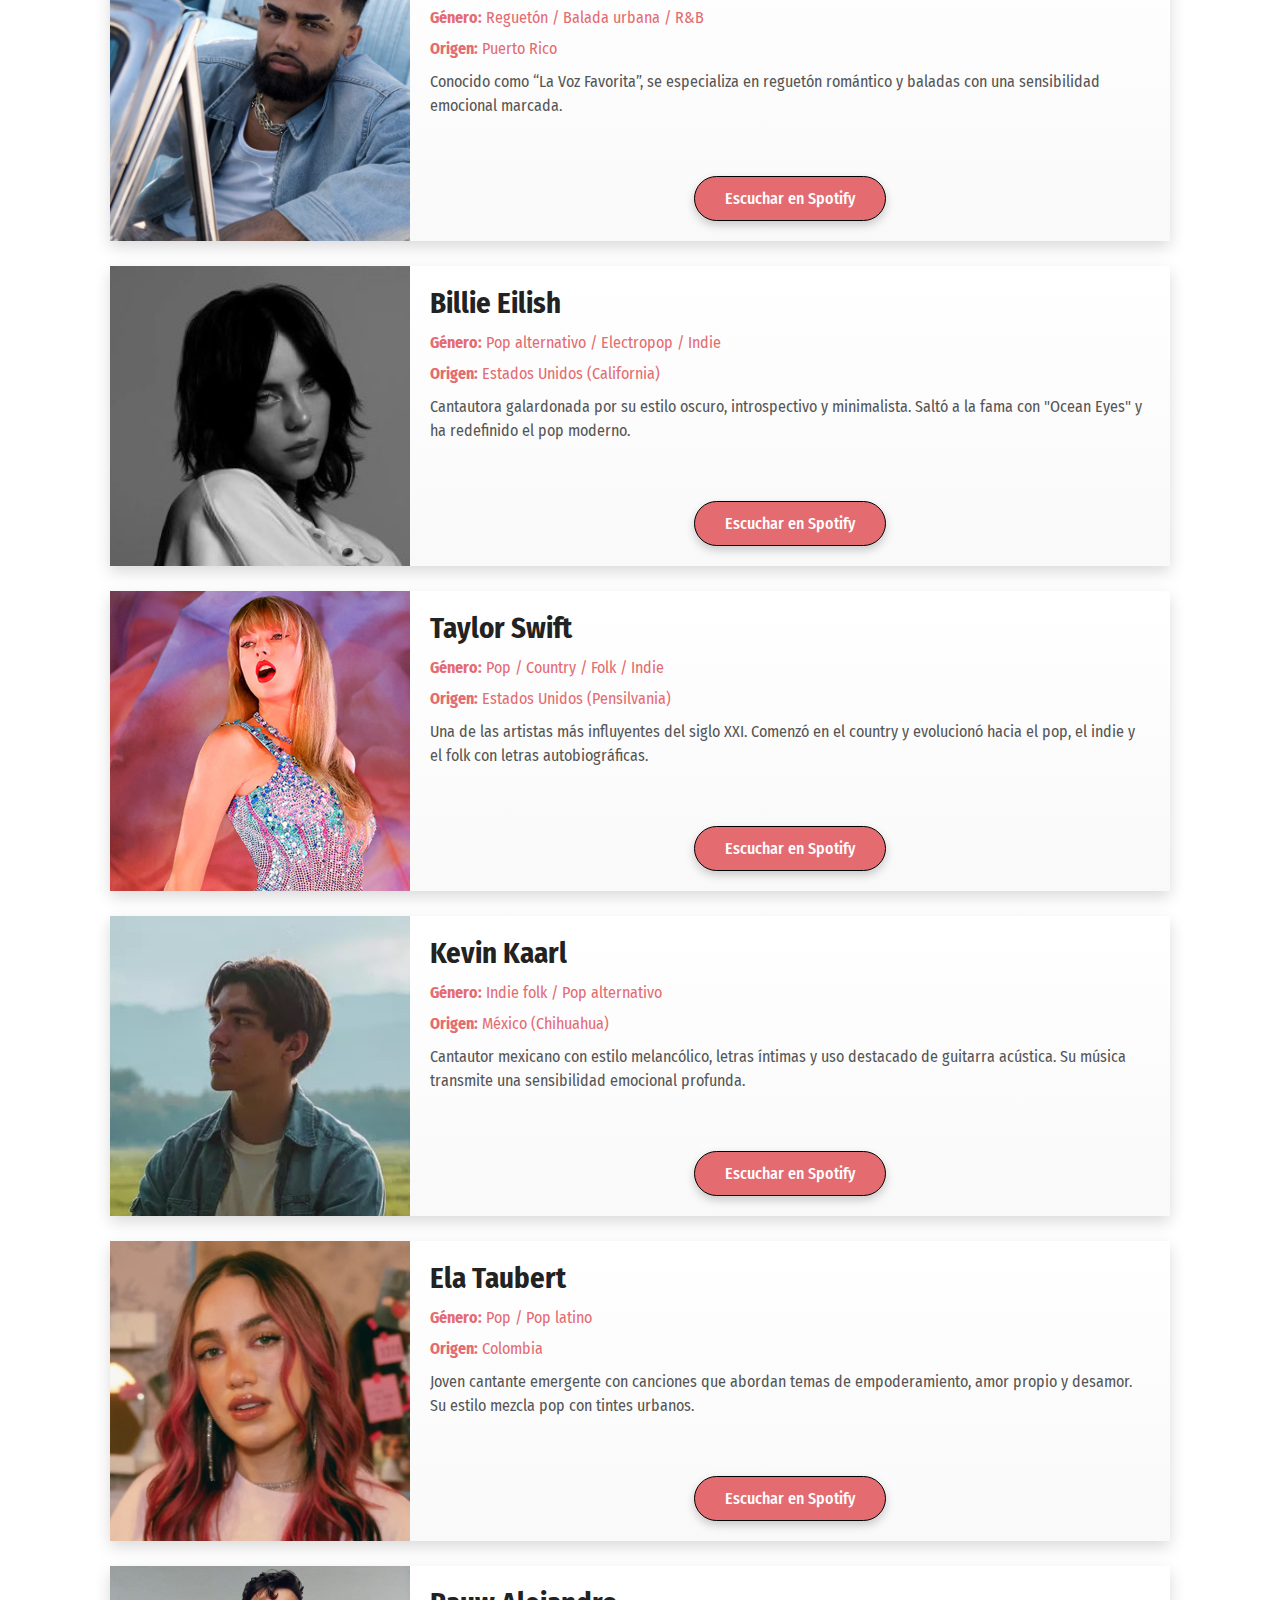
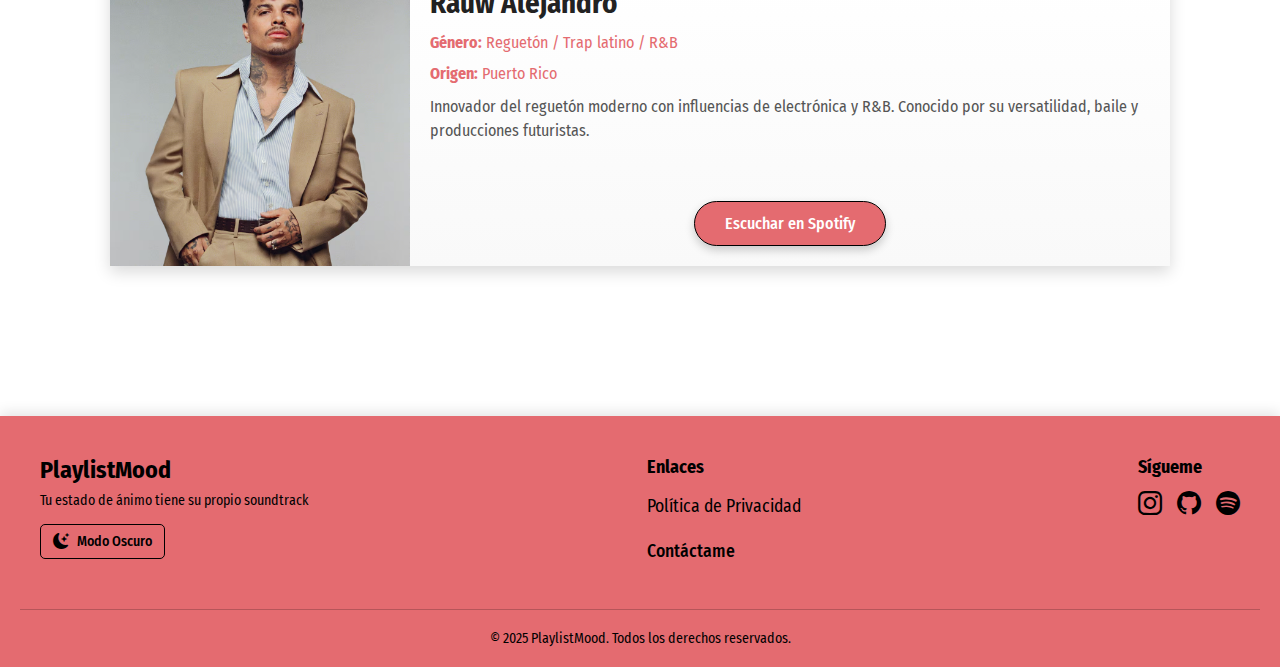
<file: topArtistas.html>
<!DOCTYPE html>
<html lang="es">
  <head>
    <meta charset="UTF-8" />
    <meta name="viewport" content="width=device-width, initial-scale=1.0" />
    <meta
      name="description"
      content="Top 10 artistas del momento en PlaylistMood."
    />
    <meta
      name="keywords"
      content="música, artistas, top 10, canciones, playlists"
    />
    <meta name="author" content="Stacy" />
    <link rel="stylesheet" href="styles.css" />
    <link
      href="https://cdn.jsdelivr.net/npm/bootstrap@5.3.7/dist/css/bootstrap.min.css"
      rel="stylesheet"
      integrity="sha384-LN+7fdVzj6u52u30Kp6M/trliBMCMKTyK833zpbD+pXdCLuTusPj697FH4R/5mcr"
      crossorigin="anonymous"
    />
    <link rel="preconnect" href="https://fonts.googleapis.com" />
    <link rel="preconnect" href="https://fonts.gstatic.com" crossorigin />
    <link
      href="https://fonts.googleapis.com/css2?family=Fira+Sans+Condensed:ital,wght@0,100;0,200;0,300;0,400;0,500;0,600;0,700;0,800;0,900;1,100;1,200;1,300;1,400;1,500;1,600;1,700;1,800;1,900&display=swap"
      rel="stylesheet"
    />
    <link rel="icon" href="Logo.png" type="image/png" />
    <link
      href="https://cdn.jsdelivr.net/npm/bootstrap-icons@1.10.5/font/bootstrap-icons.css"
      rel="stylesheet"
    />
    <title>Top Artistas - PlaylistMood</title>
  </head>
  <body>
    <!-- NavBar -->
    <nav class="navbar navbar-expand-lg fixed-top mi-navbar">
      <div class="container-fluid">
        <a class="navbar-brand d-flex align-items-center" href="index.html">
          <img src="Logo.png" alt="Logo" width="40" height="40" class="me-2" />
          PlaylistMood
        </a>
        <button
          class="navbar-toggler"
          type="button"
          data-bs-toggle="collapse"
          data-bs-target="#navbarNav"
          aria-controls="navbarNav"
          aria-expanded="false"
          aria-label="Toggle navigation"
        >
          <span class="navbar-toggler-icon"></span>
        </button>
        <div class="collapse navbar-collapse" id="navbarNav">
          <ul class="navbar-nav ms-auto">
            <li class="nav-item">
              <a class="nav-link" href="index.html">Inicio</a>
            </li>
            <li class="nav-item">
              <a class="nav-link" href="noticias.html">Noticias</a>
            </li>
            <li class="nav-item">
              <a
                class="nav-link active"
                aria-current="page"
                href="index.html#top10"
                >Top 10</a
              >
            </li>
            <li class="nav-item">
              <a class="nav-link" href="emisoras.html">Emisoras</a>
            </li>
          </ul>
        </div>
      </div>
    </nav>
    <!-- Fin NavBar -->

    <!-- Inicio Top 10 Artistas -->
    <section class="top10-artistas">
      <h2 class="top10-title">Top 10 Artistas del Momento</h2>
      <div class="artistas-container">
        <!-- Artista 1 -->
        <div class="artista-card">
          <div class="artista-content">
            <img
              src="img/topArtistaMorat.webp"
              alt="Morat"
              class="artista-img"
            />
            <div class="artista-info">
              <h3 class="artista-nombre">Morat</h3>
              <p class="artista-genero">
                <strong>Género:</strong> Pop rock / Folk pop latino
              </p>
              <p class="artista-origen"><strong>Origen:</strong> Colombia</p>
              <p class="artista-descripcion">
                Banda bogotana conocida por su estilo acústico, letras
                románticas y coros pegajosos. Saltaron a la fama con “Mi Nuevo
                Vicio” junto a Paulina Rubio.
              </p>
              <a
                href="https://open.spotify.com/intl-es/artist/5C4PDR4LnhZTbVnKWXuDKD?si=6SY-05-ESBybgTNGN13iPA"
                target="_blank"
                class="artista-btn"
                >Escuchar en Spotify</a
              >
            </div>
          </div>
        </div>
        <!-- Artista 2 -->
        <div class="artista-card">
          <div class="artista-content">
            <img
              src="img/topArtistaBeele.jpg"
              alt="Beéle"
              class="artista-img"
            />
            <div class="artista-info">
              <h3 class="artista-nombre">Beéle</h3>
              <p class="artista-genero">
                <strong>Género:</strong> Reguetón / Dancehall / Afrobeat
              </p>
              <p class="artista-origen"><strong>Origen:</strong> Colombia</p>
              <p class="artista-descripcion">
                Cantante emergente que fusiona reguetón con sonidos africanos y
                caribeños. Es conocido por su voz melódica y emocional.
              </p>
              <a
                href="https://open.spotify.com/intl-es/artist/7a0XAaPaK2aDSqa8p3QnC7?si=OEmtf9VzSR2pL2wD6fTnFg"
                target="_blank"
                class="artista-btn"
                >Escuchar en Spotify</a
              >
            </div>
          </div>
        </div>
        <!-- Artista 3 -->
        <div class="artista-card">
          <div class="artista-content">
            <img
              src="img/topArtistaBadBunny.jpeg"
              alt="Bad Bunny"
              class="artista-img"
            />
            <div class="artista-info">
              <h3 class="artista-nombre">Bad Bunny</h3>
              <p class="artista-genero">
                <strong>Género:</strong> Trap latino / Reguetón / Urbano
              </p>
              <p class="artista-origen"><strong>Origen:</strong> Puerto Rico</p>
              <p class="artista-descripcion">
                Uno de los máximos exponentes del trap latino y reguetón
                moderno. Conocido por su estilo único, letras atrevidas y
                compromiso con temas sociales.
              </p>
              <a
                href="https://open.spotify.com/intl-es/artist/4q3ewBCX7sLwd24euuV69X?si=m9yCm3TeQ7y6E271KZ6lhw"
                target="_blank"
                class="artista-btn"
                >Escuchar en Spotify</a
              >
            </div>
          </div>
        </div>
        <!-- Artista 4 -->
        <div class="artista-card">
          <div class="artista-content">
            <img
              src="img/topArtistaArcticMonkeys.jpeg"
              alt="Arctic Monkeys"
              class="artista-img"
            />
            <div class="artista-info">
              <h3 class="artista-nombre">Arctic Monkeys</h3>
              <p class="artista-genero">
                <strong>Género:</strong> Indie rock / Garage rock
              </p>
              <p class="artista-origen">
                <strong>Origen:</strong> Reino Unido (Sheffield, Inglaterra)
              </p>
              <p class="artista-descripcion">
                Banda británica famosa por su sonido indie, letras urbanas y la
                voz distintiva de Alex Turner. Su álbum debut fue un fenómeno
                global.
              </p>
              <a
                href="https://open.spotify.com/intl-es/artist/7Ln80lUS6He07XvHI8qqHH?si=zinG4XEySwq_5ddpShkZ-g"
                target="_blank"
                class="artista-btn"
                >Escuchar en Spotify</a
              >
            </div>
          </div>
        </div>
        <!-- Artista 5 -->
        <div class="artista-card">
          <div class="artista-content">
            <img
              src="img/topArtistaJayWheeler.jpg"
              alt="Jay Wheeler"
              class="artista-img"
            />
            <div class="artista-info">
              <h3 class="artista-nombre">Jay Wheeler</h3>
              <p class="artista-genero">
                <strong>Género:</strong> Reguetón / Balada urbana / R&B
              </p>
              <p class="artista-origen"><strong>Origen:</strong> Puerto Rico</p>
              <p class="artista-descripcion">
                Conocido como “La Voz Favorita”, se especializa en reguetón
                romántico y baladas con una sensibilidad emocional marcada.
              </p>
              <a
                href="https://open.spotify.com/intl-es/artist/2cPqdH7XMvwaBJEVjheH8g?si=myDd819YSSeJaic__S_HFA"
                target="_blank"
                class="artista-btn"
                >Escuchar en Spotify</a
              >
            </div>
          </div>
        </div>
        <!-- Artista 6 -->
        <div class="artista-card">
          <div class="artista-content">
            <img
              src="img/topArtistaBillieEilish.jpg"
              alt="Billie Eilish"
              class="artista-img"
            />
            <div class="artista-info">
              <h3 class="artista-nombre">Billie Eilish</h3>
              <p class="artista-genero">
                <strong>Género:</strong> Pop alternativo / Electropop / Indie
              </p>
              <p class="artista-origen">
                <strong>Origen:</strong> Estados Unidos (California)
              </p>
              <p class="artista-descripcion">
                Cantautora galardonada por su estilo oscuro, introspectivo y
                minimalista. Saltó a la fama con "Ocean Eyes" y ha redefinido el
                pop moderno.
              </p>
              <a
                href="https://open.spotify.com/intl-es/artist/6qqNVTkY8uBg9cP3Jd7DAH?si=4_X6Bpe_SHuueUd2bq2Z2A"
                target="_blank"
                class="artista-btn"
                >Escuchar en Spotify</a
              >
            </div>
          </div>
        </div>
        <!-- Artista 7 -->
        <div class="artista-card">
          <div class="artista-content">
            <img
              src="img/topArtistaTaylorSwift.jpg"
              alt="Taylor Swift"
              class="artista-img"
            />
            <div class="artista-info">
              <h3 class="artista-nombre">Taylor Swift</h3>
              <p class="artista-genero">
                <strong>Género:</strong> Pop / Country / Folk / Indie
              </p>
              <p class="artista-origen">
                <strong>Origen:</strong> Estados Unidos (Pensilvania)
              </p>
              <p class="artista-descripcion">
                Una de las artistas más influyentes del siglo XXI. Comenzó en el
                country y evolucionó hacia el pop, el indie y el folk con letras
                autobiográficas.
              </p>
              <a
                href="https://open.spotify.com/intl-es/artist/06HL4z0CvFAxyc27GXpf02?si=Nz1q1VncSAaIVnQAq8mxhg"
                target="_blank"
                class="artista-btn"
                >Escuchar en Spotify</a
              >
            </div>
          </div>
        </div>
        <!-- Artista 8 -->
        <div class="artista-card">
          <div class="artista-content">
            <img
              src="img/topArtistaKevinKaarl.jpg"
              alt="Kevin Kaarl"
              class="artista-img"
            />
            <div class="artista-info">
              <h3 class="artista-nombre">Kevin Kaarl</h3>
              <p class="artista-genero">
                <strong>Género:</strong> Indie folk / Pop alternativo
              </p>
              <p class="artista-origen">
                <strong>Origen:</strong> México (Chihuahua)
              </p>
              <p class="artista-descripcion">
                Cantautor mexicano con estilo melancólico, letras íntimas y uso
                destacado de guitarra acústica. Su música transmite una
                sensibilidad emocional profunda.
              </p>
              <a
                href="https://open.spotify.com/intl-es/artist/6OBGbSaBUvQtk9wpQfDbOE?si=LNb7l5HxTlKtQnnAMoIGqQ"
                target="_blank"
                class="artista-btn"
                >Escuchar en Spotify</a
              >
            </div>
          </div>
        </div>
        <!-- Artista 9 -->
        <div class="artista-card">
          <div class="artista-content">
            <img
              src="img/topArtistaElaTaubert.webp"
              alt="Ela Taubert"
              class="artista-img"
            />
            <div class="artista-info">
              <h3 class="artista-nombre">Ela Taubert</h3>
              <p class="artista-genero">
                <strong>Género:</strong> Pop / Pop latino
              </p>
              <p class="artista-origen"><strong>Origen:</strong> Colombia</p>
              <p class="artista-descripcion">
                Joven cantante emergente con canciones que abordan temas de
                empoderamiento, amor propio y desamor. Su estilo mezcla pop con
                tintes urbanos.
              </p>
              <a
                href="https://open.spotify.com/intl-es/artist/5xS8cfsAaFyy188dNJGDbM?si=YQg35LNZSy-uAHCUoEeMRg"
                target="_blank"
                class="artista-btn"
                >Escuchar en Spotify</a
              >
            </div>
          </div>
        </div>
        <!-- Artista 10 -->
        <div class="artista-card">
          <div class="artista-content">
            <img
              src="img/topArtistaRauwAlejandro.avif"
              alt="Rauw Alejandro"
              class="artista-img"
            />
            <div class="artista-info">
              <h3 class="artista-nombre">Rauw Alejandro</h3>
              <p class="artista-genero">
                <strong>Género:</strong> Reguetón / Trap latino / R&B
              </p>
              <p class="artista-origen"><strong>Origen:</strong> Puerto Rico</p>
              <p class="artista-descripcion">
                Innovador del reguetón moderno con influencias de electrónica y
                R&B. Conocido por su versatilidad, baile y producciones
                futuristas.
              </p>
              <a
                href="https://open.spotify.com/intl-es/artist/1mcTU81TzQhprhouKaTkpq?si=KEQNfBptSbulufQuE4EhQQ"
                target="_blank"
                class="artista-btn"
                >Escuchar en Spotify</a
              >
            </div>
          </div>
        </div>
      </div>
    </section>
    <!-- Fin Top 10 Artistas -->

    <!-- Footer -->

    <footer class="footer">
      <div class="footer-container">
        <div class="footer-brand">
          <h2>PlaylistMood</h2>
          <p>Tu estado de ánimo tiene su propio soundtrack</p>
          <!-- Dark Mode -->
          <div class="footer-theme-toggle">
            <button id="theme-toggle" class="theme-toggle-btn">
              <i class="bi bi-moon-stars-fill"></i> Modo Oscuro
            </button>
          </div>
        </div>

        <!-- Enlaces útiles -->
        <div class="footer-links">
          <h4>Enlaces</h4>
          <ul>
            <li><a href="politicas.html">Política de Privacidad</a></li>
            <li><a href="mailto:sa24-0509@unphu.edu.do">Contáctame</a></li>
          </ul>
        </div>

        <!-- Redes sociales -->
        <div class="footer-social">
          <h4>Sígueme</h4>
          <div class="social-icons">
            <a
              href="https://www.instagram.com/bystacyy?igsh=aW00NnQ2aTU2Y2d3"
              target="_blank"
              aria-label="Instagram"
            >
              <i class="bi bi-instagram"></i>
            </a>
            <a
              href="https://github.com/bystacyy"
              target="_blank"
              aria-label="GitHub"
            >
              <i class="bi bi-github"></i>
            </a>
            <a
              href="https://open.spotify.com/user/5kmatqpje7ikcr4iqhaaz79kg?si=KM62CVtCR0q35xjqTy8Y4g"
              target="_blank"
              aria-label="Spotify"
            >
              <i class="bi bi-spotify"></i>
            </a>
          </div>
        </div>
      </div>
      <!-- Parte inferior -->
      <div class="footer-bottom">
        <p>© 2025 PlaylistMood. Todos los derechos reservados.</p>
      </div>
    </footer>

    <script
      src="https://cdn.jsdelivr.net/npm/bootstrap@5.3.7/dist/js/bootstrap.bundle.min.js"
      integrity="sha384-ndDqU0Gzau9qJ1lfW4pNLlhNTkCfHzAVBReH9diLvGRem5+R9g2FzA8ZGN954O5Q"
      crossorigin="anonymous"
    ></script>
    <script src="js/main.js"></script>
  </body>
</html>
</file>
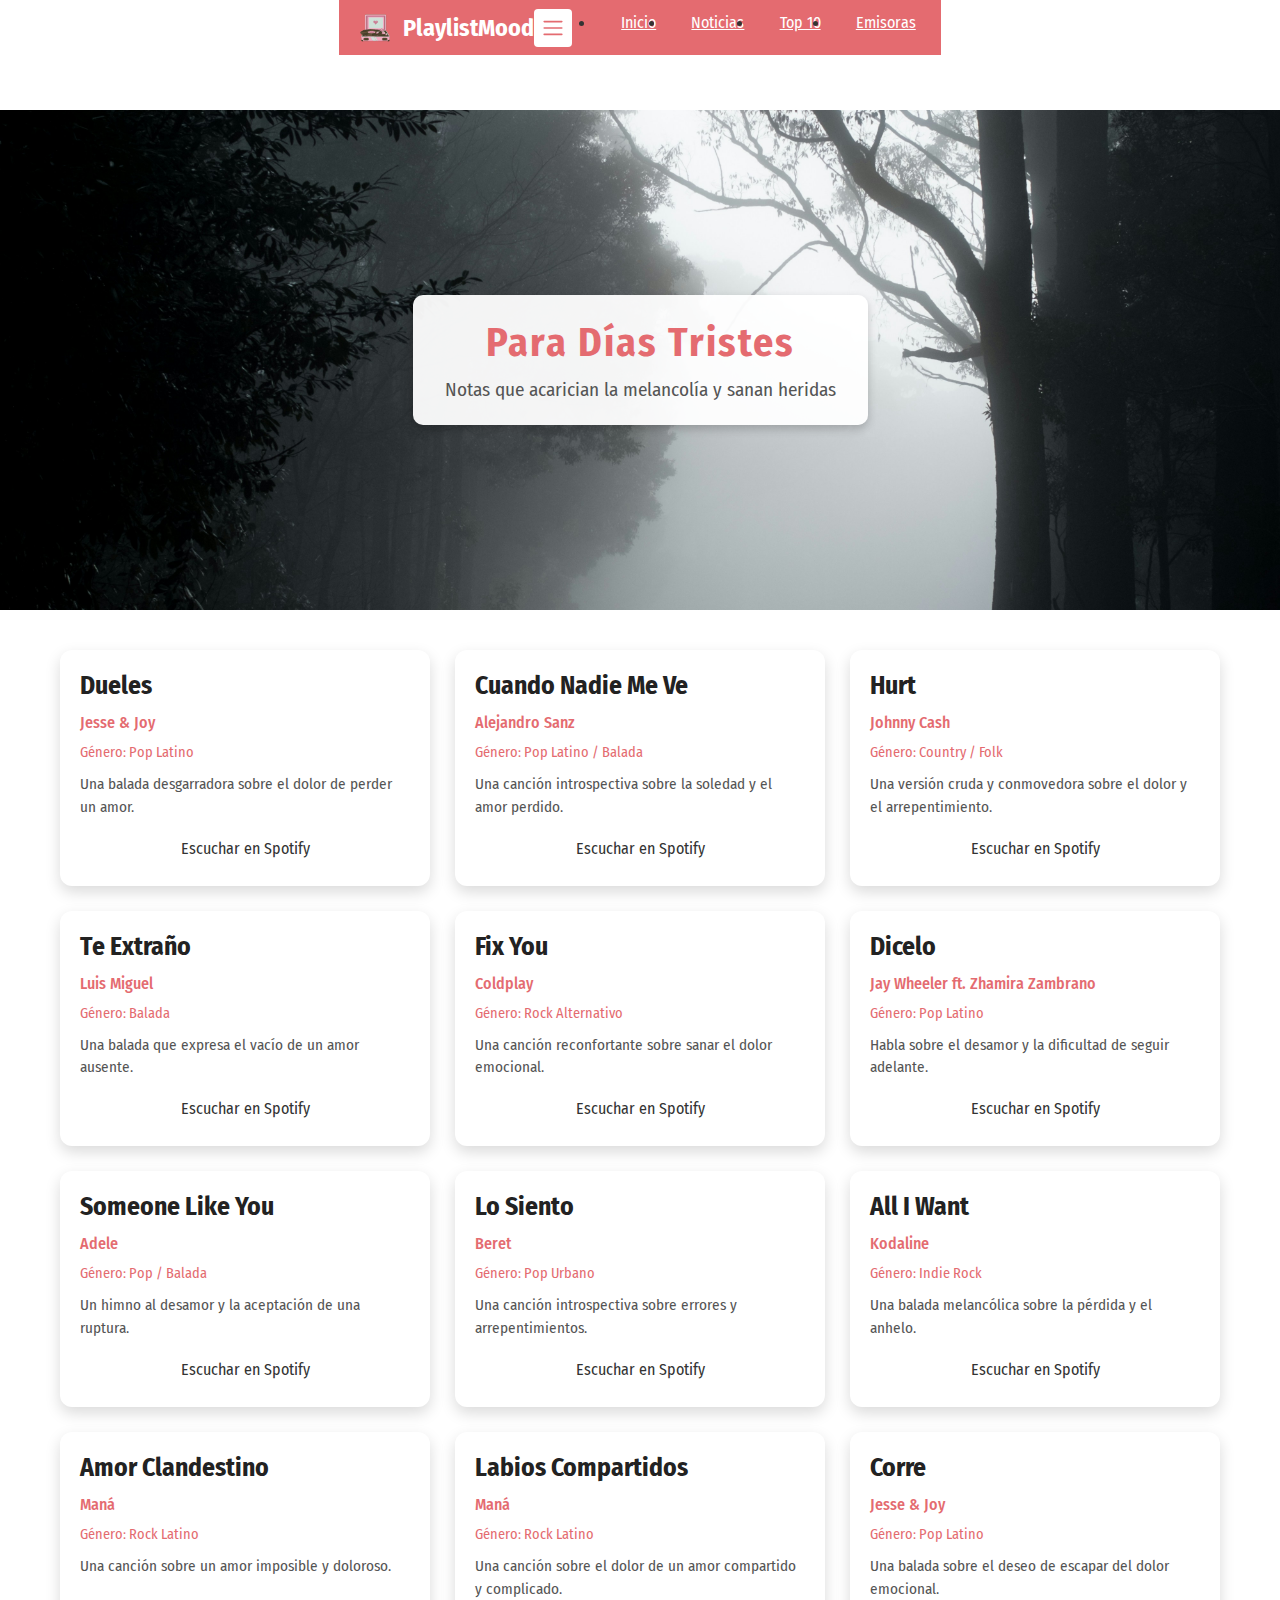
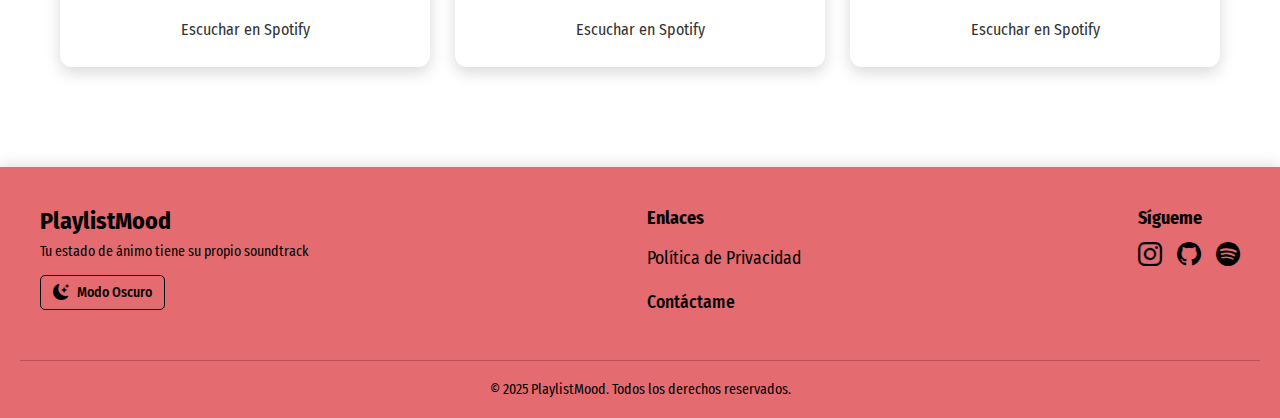
<file: triste.html>
<!DOCTYPE html>
<html lang="es">
  <head>
    <meta charset="UTF-8" />
    <meta name="viewport" content="width=device-width, initial-scale=1.0" />
    <meta
      name="description"
      content="Canciones tristes para conectar con tus emociones."
    />
    <meta
      name="keywords"
      content="música, triste, emociones, canciones, playlists"
    />
    <meta name="author" content="Stacy" />
    <link rel="stylesheet" href="styles.css" />
    <link
      href="https://cdn.jsdelivr.net/npm/bootstrap@5.3.7/dist/css/bootstrap.min.css"
      rel="stylesheet"
      integrity="sha384-LN+7fdVzj6u52u30Kp6M/trliBMCMKTyK833zpbD+pXdCLuTusPj697FH4R/5mcr"
      crossorigin="anonymous"
    />
    <link rel="preconnect" href="https://fonts.googleapis.com" />
    <link rel="preconnect" href="https://fonts.gstatic.com" crossorigin />
    <link
      href="https://fonts.googleapis.com/css2?family=Fira+Sans+Condensed:ital,wght@0,100;0,200;0,300;0,400;0,500;0,600;0,700;0,800;0,900;1,100;1,200;1,300;1,400;1,500;1,600;1,700;1,800;1,900&display=swap"
      rel="stylesheet"
    />
    <link rel="icon" href="Logo.png" type="image/png" />
    <link
      href="https://cdn.jsdelivr.net/npm/bootstrap-icons@1.10.5/font/bootstrap-icons.css"
      rel="stylesheet"
    />
    <title>Triste - PlaylistMood</title>
  </head>
  <body>
    <!-- NavBar -->
    <nav class="navbar navbar-expand-lg fixed-top mi-navbar">
      <div class="container-fluid">
        <a class="navbar-brand d-flex align-items-center" href="index.html">
          <img src="Logo.png" alt="Logo" width="40" height="40" class="me-2" />
          PlaylistMood
        </a>
        <button
          class="navbar-toggler"
          type="button"
          data-bs-toggle="collapse"
          data-bs-target="#navbarNav"
          aria-controls="navbarNav"
          aria-expanded="false"
          aria-label="Toggle navigation"
        >
          <span class="navbar-toggler-icon"></span>
        </button>
        <div class="collapse navbar-collapse" id="navbarNav">
          <ul class="navbar-nav ms-auto">
            <li class="nav-item">
              <a class="nav-link" href="index.html">Inicio</a>
            </li>
            <li class="nav-item">
              <a class="nav-link" href="noticias.html">Noticias</a>
            </li>
            <li class="nav-item">
              <a class="nav-link" href="index.html#top10">Top 10</a>
            </li>
            <li class="nav-item">
              <a class="nav-link" href="emisoras.html">Emisoras</a>
            </li>
          </ul>
        </div>
      </div>
    </nav>
    <!-- Fin NavBar -->

    <!-- Banner -->
    <section class="triste-banner">
      <div class="texto-banner">
        <h1 class="titulo-banner">Para Días Tristes</h1>
        <p class="subtitulo-banner">Notas que acarician la melancolía y sanan heridas</p>
      </div>
    </section>

    <main class="triste-main">
      <section class="triste-grid">
        <!-- Canción 1 -->
        <div class="triste-card">
          <div class="triste-info">
            <h3 class="triste-title">Dueles</h3>
            <p class="triste-artist">Jesse & Joy</p>
            <p class="triste-genre">Género: Pop Latino</p>
            <p class="triste-description">
              Una balada desgarradora sobre el dolor de perder un amor.
            </p>
            <div class="triste-buttons">
              <a
                href="https://open.spotify.com/intl-es/track/1iRvhKiXRElIH2Uf4gd95P?si=0f661224e0e04da0"
                target="_blank"
                class="triste-btn"
                >Escuchar en Spotify</a
              >
            </div>
          </div>
        </div>
        <!-- Canción 2 -->
        <div class="triste-card">
          <div class="triste-info">
            <h3 class="triste-title">Cuando Nadie Me Ve</h3>
            <p class="triste-artist">Alejandro Sanz</p>
            <p class="triste-genre">Género: Pop Latino / Balada</p>
            <p class="triste-description">
              Una canción introspectiva sobre la soledad y el amor perdido.
            </p>
            <div class="triste-buttons">
              <a
                href="https://open.spotify.com/intl-es/track/5PczsbMK39oiVxkh8akIdC?si=9ff0f3bf17ac4e1f"
                target="_blank"
                class="triste-btn"
                >Escuchar en Spotify</a
              >
            </div>
          </div>
        </div>
        <!-- Canción 3 -->
        <div class="triste-card">
          <div class="triste-info">
            <h3 class="triste-title">Hurt</h3>
            <p class="triste-artist">Johnny Cash</p>
            <p class="triste-genre">Género: Country / Folk</p>
            <p class="triste-description">
              Una versión cruda y conmovedora sobre el dolor y el arrepentimiento.
            </p>
            <div class="triste-buttons">
              <a
                href="https://open.spotify.com/intl-es/track/28cnXtME493VX9NOw9cIUh?si=5dc4e5023b3c4594"
                target="_blank"
                class="triste-btn"
                >Escuchar en Spotify</a
              >
            </div>
          </div>
        </div>
        <!-- Canción 4 -->
        <div class="triste-card">
          <div class="triste-info">
            <h3 class="triste-title">Te Extraño</h3>
            <p class="triste-artist">Luis Miguel</p>
            <p class="triste-genre">Género: Balada</p>
            <p class="triste-description">
              Una balada que expresa el vacío de un amor ausente.
            </p>
            <div class="triste-buttons">
              <a
                href="https://open.spotify.com/intl-es/track/1uSRXFGgEkukRZIa9WsX52?si=893e39653d324557"
                target="_blank"
                class="triste-btn"
                >Escuchar en Spotify</a
              >
            </div>
          </div>
        </div>
        <!-- Canción 5 -->
        <div class="triste-card">
          <div class="triste-info">
            <h3 class="triste-title">Fix You</h3>
            <p class="triste-artist">Coldplay</p>
            <p class="triste-genre">Género: Rock Alternativo</p>
            <p class="triste-description">
              Una canción reconfortante sobre sanar el dolor emocional.
            </p>
            <div class="triste-buttons">
              <a
                href="https://open.spotify.com/intl-es/track/7LVHVU3tWfcxj5aiPFEW4Q?si=a37e26f930e5450b"
                target="_blank"
                class="triste-btn"
                >Escuchar en Spotify</a
              >
            </div>
          </div>
        </div>
        <!-- Canción 6 -->
        <div class="triste-card">
          <div class="triste-info">
            <h3 class="triste-title">Dicelo</h3>
            <p class="triste-artist">Jay Wheeler ft. Zhamira Zambrano</p>
            <p class="triste-genre">Género: Pop Latino</p>
            <p class="triste-description">
              Habla sobre el desamor y la dificultad de seguir adelante.
            </p>
            <div class="triste-buttons">
              <a
                href="https://open.spotify.com/intl-es/track/7zIt6CvmIPeJEnrER5bLIR?si=a3549862f22545f8"
                target="_blank"
                class="triste-btn"
                >Escuchar en Spotify</a
              >
            </div>
          </div>
        </div>
        <!-- Canción 7 -->
        <div class="triste-card">
          <div class="triste-info">
            <h3 class="triste-title">Someone Like You</h3>
            <p class="triste-artist">Adele</p>
            <p class="triste-genre">Género: Pop / Balada</p>
            <p class="triste-description">
              Un himno al desamor y la aceptación de una ruptura.
            </p>
            <div class="triste-buttons">
              <a
                href="https://open.spotify.com/intl-es/track/1zwMYTA5nlNjZxYrvBB2pV?si=0e9506b81cd14e57"
                target="_blank"
                class="triste-btn"
                >Escuchar en Spotify</a
              >
            </div>
          </div>
        </div>
        <!-- Canción 8 -->
        <div class="triste-card">
          <div class="triste-info">
            <h3 class="triste-title">Lo Siento</h3>
            <p class="triste-artist">Beret</p>
            <p class="triste-genre">Género: Pop Urbano</p>
            <p class="triste-description">
              Una canción introspectiva sobre errores y arrepentimientos.
            </p>
            <div class="triste-buttons">
              <a
                href="https://open.spotify.com/intl-es/track/4S6gJt4RYR34t4sjW8wEah?si=1ac883830a454959"
                target="_blank"
                class="triste-btn"
                >Escuchar en Spotify</a
              >
            </div>
          </div>
        </div>
        <!-- Canción 9 -->
        <div class="triste-card">
          <div class="triste-info">
            <h3 class="triste-title">All I Want</h3>
            <p class="triste-artist">Kodaline</p>
            <p class="triste-genre">Género: Indie Rock</p>
            <p class="triste-description">
              Una balada melancólica sobre la pérdida y el anhelo.
            </p>
            <div class="triste-buttons">
              <a
                href="https://open.spotify.com/intl-es/track/0NlGoUyOJSuSHmngoibVAs?si=efb12ce31ae54857"
                target="_blank"
                class="triste-btn"
                >Escuchar en Spotify</a
              >
            </div>
          </div>
        </div>
        <!-- Canción 10 -->
        <div class="triste-card">
          <div class="triste-info">
            <h3 class="triste-title">Amor Clandestino</h3>
            <p class="triste-artist">Maná</p>
            <p class="triste-genre">Género: Rock Latino</p>
            <p class="triste-description">
              Una canción sobre un amor imposible y doloroso.
            </p>
            <div class="triste-buttons">
              <a
                href="https://open.spotify.com/intl-es/track/5etssK2rpk4SnHWWD1Q6xn?si=808ffbaa4e204a20"
                target="_blank"
                class="triste-btn"
                >Escuchar en Spotify</a
              >
            </div>
          </div>
        </div>
        <!-- Canción 11 -->
        <div class="triste-card">
          <div class="triste-info">
            <h3 class="triste-title">Labios Compartidos</h3>
            <p class="triste-artist">Maná</p>
            <p class="triste-genre">Género: Rock Latino</p>
            <p class="triste-description">
              Una canción sobre el dolor de un amor compartido y complicado.
            </p>
            <div class="triste-buttons">
              <a
                href="https://open.spotify.com/intl-es/track/4C2zOFgrXxfNGNpYQWIcaH?si=a64e7083c2454abb"
                target="_blank"
                class="triste-btn"
                >Escuchar en Spotify</a
              >
            </div>
          </div>
        </div>
        <!-- Canción 12 -->
        <div class="triste-card">
          <div class="triste-info">
            <h3 class="triste-title">Corre</h3>
            <p class="triste-artist">Jesse & Joy</p>
            <p class="triste-genre">Género: Pop Latino</p>
            <p class="triste-description">
              Una balada sobre el deseo de escapar del dolor emocional.
            </p>
            <div class="triste-buttons">
              <a
                href="https://open.spotify.com/intl-es/track/3drpt8rGBDWm1EPocRanVm?si=9056d65f5ffd48ad"
                target="_blank"
                class="triste-btn"
                >Escuchar en Spotify</a
              >
            </div>
          </div>
        </div>
      </section>
    </main>

<!-- Footer -->

<footer class="footer">
  <div class="footer-container">
    <div class="footer-brand">
      <h2>PlaylistMood</h2>
      <p>Tu estado de ánimo tiene su propio soundtrack</p>
      <!-- Dark Mode -->
      <div class="footer-theme-toggle">
        <button id="theme-toggle" class="theme-toggle-btn">
          <i class="bi bi-moon-stars-fill"></i> Modo Oscuro
        </button>
      </div>
    </div>

    <!-- Enlaces útiles -->
    <div class="footer-links">
      <h4>Enlaces</h4>
      <ul>
        <li><a href="politicas.html">Política de Privacidad</a></li>
        <li><a href="mailto:sa24-0509@unphu.edu.do">Contáctame</a></li>
      </ul>
    </div>

    <!-- Redes sociales -->
    <div class="footer-social">
      <h4>Sígueme</h4>
      <div class="social-icons">
        <a
          href="https://www.instagram.com/bystacyy?igsh=aW00NnQ2aTU2Y2d3"
          target="_blank"
          aria-label="Instagram"
        >
          <i class="bi bi-instagram"></i>
        </a>
        <a
          href="https://github.com/bystacyy"
          target="_blank"
          aria-label="GitHub"
        >
          <i class="bi bi-github"></i>
        </a>
        <a
          href="https://open.spotify.com/user/5kmatqpje7ikcr4iqhaaz79kg?si=KM62CVtCR0q35xjqTy8Y4g"
          target="_blank"
          aria-label="Spotify"
        >
          <i class="bi bi-spotify"></i>
        </a>
      </div>
    </div>
  </div>
  <!-- Parte inferior -->
  <div class="footer-bottom">
    <p>© 2025 PlaylistMood. Todos los derechos reservados.</p>
  </div>
</footer>

    <script
      src="https://cdn.jsdelivr.net/npm/bootstrap@5.3.7/dist/js/bootstrap.bundle.min.js"
      integrity="sha384-ndDqU0Gzau9qJ1lfW4pNLlhNTkCfHzAVBReH9diLvGRem5+R9g2FzA8ZGN954O5Q"
      crossorigin="anonymous"
    ></script>
    <script src="js/main.js"></script>
  </body>
</html>
</file>
<file: styles.css>
* {
  margin: 0;
  padding: 0;
  box-sizing: border-box;
  font-family: "Fira Sans Condensed", sans-serif !important;
}

body {
  width: 100%;
  height: 100%;
  display: flex;
  flex-direction: column;
  justify-content: flex-start;
  align-items: center;
}

/*===================================Alerta=================================== */
.custom-alert.alert {
  background-color: #ffb7ba;
  border: 1px solid rgba(0, 0, 0, 0.2);
  color: #000;
  padding: 8px 12px;
  border-radius: 20px;
  margin: 15px auto;
  max-width: 800px;
  box-shadow: 0 2px 10px rgba(0, 0, 0, 0.1);
  display: flex;
  flex-direction: row;
  align-items: center;
  justify-content: space-between;
  gap: 8px;
  position: relative;
}

.alert-message {
  display: inline-flex;
  align-items: center;
  flex-grow: 1;
  font-size: 14px;
  line-height: 1.2;
}

.custom-alert strong {
  font-weight: 600;
  margin-right: 4px;
}

.custom-btn-close {
  background: none;
  border: none;
  font-size: 14px;
  color: #000;
  cursor: pointer;
  padding: 2px;
  transition: color 0.3s ease, transform 0.3s ease;
}

.custom-btn-close:hover {
  color: #1c1c1c;
  transform: scale(1.1);
}

.custom-btn-close i {
  line-height: 1;
}

@media (hover: none) {
  .custom-btn-close:hover {
    color: #000;
    transform: none;
  }
}

@media (max-width: 992px) {
  .custom-alert.alert {
    max-width: 600px;
    padding: 6px 10px;
    font-size: 13px;
    border-radius: 16px;
  }

  .alert-message {
    font-size: 13px;
  }

  .custom-alert strong {
    font-size: 14px;
  }

  .custom-btn-close {
    font-size: 13px;
    padding: 2px;
  }
}

@media (max-width: 768px) {
  .custom-alert.alert {
    max-width: 500px;
    padding: 6px 10px;
    font-size: 12px;
    border-radius: 16px;
  }

  .alert-message {
    font-size: 12px;
  }

  .custom-alert strong {
    font-size: 13px;
  }

  .custom-btn-close {
    font-size: 13px;
    padding: 2px;
  }
}

@media (max-width: 480px) {
  .custom-alert.alert {
    padding: 5px 8px;
    font-size: 11px;
    max-width: 90%;
    border-radius: 14px;
  }

  .alert-message {
    font-size: 11px;
  }

  .custom-alert strong {
    font-size: 12px;
  }

  .custom-btn-close {
    font-size: 12px;
    padding: 1px;
  }
}
/*===================================Inicio Navbar=================================== */
.mi-navbar {
  background-color: #e46b70;
  padding: 0 1rem;
  height: 55px;
  display: flex;
  align-items: center;
}

.mi-navbar .container-fluid {
  display: flex;
  align-items: center;
  height: 100%;
  justify-content: space-between;
}

.mi-navbar .navbar-brand {
  color: white;
  font-weight: bold;
  font-size: 1.5rem;
  text-decoration: none;
  display: flex;
  align-items: center;
  height: 100%;
  padding: 0.5rem 0;
}

.mi-navbar .navbar-brand:hover {
  color: white !important;
  background-color: transparent !important;
  text-decoration: none !important;
  cursor: default;
}

.mi-navbar .navbar-brand img {
  width: 40px;
  height: 40px;
  margin-right: 0.5rem;
}

.mi-navbar .nav-link {
  font-size: 1rem;
  color: white !important;
  margin-left: 1rem;
  transition: color 0.3s, background-color 0.3s;
  border-radius: 1rem;
  padding: 0.4rem 0.6rem;
  display: flex;
  align-items: center;
  height: 100%;
}

.mi-navbar .nav-link:hover {
  background-color: #ffffff33;
  color: #000000 !important;
}

.mi-navbar .navbar-nav {
  display: flex;
  align-items: center;
  height: 100%;
}

.navbar-toggler {
  border: none;
  background-color: white;
  border-radius: 4px;
  padding: 0.2rem 0.4rem;
  display: flex;
  align-items: center;
  justify-content: center;
  height: 38px;
  width: 38px;
}

.navbar-toggler-icon {
  background-image: url("data:image/svg+xml,%3Csvg xmlns='http://www.w3.org/2000/svg' fill='%23E46B70' viewBox='0 0 30 30'%3E%3Cpath stroke='rgba%28228,107,112,1%29' stroke-linecap='round' stroke-miterlimit='10' stroke-width='2' d='M4 7h22M4 15h22M4 23h22'/%3E%3C/svg%3E");
  background-size: contain;
  width: 24px;
  height: 24px;
}

@media (max-width: 768px) {
  .mi-navbar {
    position: relative;
  }

  .mi-navbar .navbar-collapse {
    position: absolute;
    top: 100%;
    left: 0;
    right: 0;
    background-color: #e46b70;
    z-index: 1000;
    padding: 0 1rem;
    box-shadow: 0 4px 6px rgba(0, 0, 0, 0.1);
  }

  .mi-navbar .navbar-nav {
    flex-direction: column;
    height: auto;
    padding: 0.5rem 0;
  }

  .mi-navbar .nav-link {
    height: auto;
    margin-left: 0;
    padding: 0.75rem 1rem;
    justify-content: flex-start;
  }

  .mi-navbar .nav-link:hover {
    background-color: #ffffff33;
  }
}

@media (max-width: 480px) {
  .mi-navbar .navbar-brand {
    font-size: 1.3rem;
  }

  .mi-navbar .navbar-brand img {
    width: 30px;
    height: 30px;
  }
}

/*===================================Inicio banner===================================*/
.banner {
  width: 100%;
  height: 500px;
  background-image: url("1.jpg");
  background-size: cover;
  background-repeat: no-repeat;
  background-position: center;
  display: flex;
  flex-direction: column;
  justify-content: center;
  align-items: center;
  margin-top: 40px;
}

.texto-banner {
  background-color: rgba(255, 255, 255, 0.945);
  padding: 1rem 1.5rem;
  text-align: center;
  display: flex;
  flex-direction: column;
  gap: 0.1rem;
}

.titulo-banner,
.subtitulo-banner {
  margin: 0;
}

.btn-banner {
  background-color: #e05257;
  text-decoration: none;
  padding: 0.5em 2em;
  font-size: 1.1em;
  color: #ffffff;
  margin: 1.3em;
  border-radius: 4em;
  border: 1px solid #000000;
  transition: all 0.3s ease;
  box-shadow: 0 4px 10px rgba(0, 0, 0, 0.2);
}

.btn-banner:hover {
  color: #000000;
  background-color: #e46b70;
  cursor: pointer;
  transform: translateY(-2px);
  box-shadow: 0 6px 12px rgba(0, 0, 0, 0.3);
}

@media (max-width: 992px) {
  .banner {
    height: 400px;
  }

  .texto-banner {
    padding: 0.8rem 1.2rem;
  }

  .titulo-banner {
    font-size: 1.8rem;
  }

  .subtitulo-banner {
    font-size: 1rem;
  }

  .btn-banner {
    padding: 0.4em 1.5em;
    font-size: 1rem;
    margin: 1em;
  }
}

@media (max-width: 768px) {
  .banner {
    height: 350px;
  }

  .texto-banner {
    padding: 0.6rem 1rem;
  }

  .titulo-banner {
    font-size: 1.5rem;
  }

  .subtitulo-banner {
    font-size: 0.9rem;
  }

  .btn-banner {
    padding: 0.3em 1.2em;
    font-size: 0.9rem;
  }
}

@media (max-width: 480px) {
  .banner {
    height: 300px;
    margin-top: 20px;
  }

  .texto-banner {
    padding: 0.5rem 0.8rem;
  }

  .titulo-banner {
    font-size: 1.3rem;
  }

  .subtitulo-banner {
    font-size: 0.8rem;
  }

  .btn-banner {
    padding: 0.3em 1em;
    font-size: 0.8rem;
    margin: 0.8em;
  }
}

/*===================================Inicio Info===================================*/
.info {
  display: flex;
  justify-content: flex-start;
  align-items: center;
  height: 500px;
  padding-left: 3rem;
  padding-right: 2rem;
  gap: 5rem;
}

.info-izquierda .carousel {
  width: 400px;
  height: 400px;
  border-radius: 20px;
  overflow: hidden;
}

.carousel-item img {
  width: 100%;
  height: 100%;
  object-fit: cover;
  border-radius: 20px;
}

.info-derecha {
  display: flex;
  flex-direction: column;
  justify-content: center;
  align-items: center;
  height: 400px;
  max-width: 500px;
  text-align: center;
}

.info-derecha h5 {
  font-size: 1.8rem;
  font-weight: bold;
  margin-bottom: 1rem;
  color: #e46b70;
}

.info-derecha p {
  font-size: 1rem;
  color: #444;
  line-height: 1.5;
  text-align: justify;
}

@media (max-width: 992px) {
  .info {
    flex-direction: column;
    height: auto;
    padding: 2rem;
    gap: 2rem;
  }

  .info-izquierda .carousel {
    width: 350px;
    height: 350px;
  }

  .info-derecha {
    max-width: 100%;
    height: auto;
    padding: 0 1rem;
  }

  .info-derecha h5 {
    font-size: 1.6rem;
  }

  .info-derecha p {
    font-size: 0.95rem;
  }
}

@media (max-width: 768px) {
  .info {
    padding: 1.5rem;
    gap: 1.5rem;
  }

  .info-izquierda .carousel {
    width: 300px;
    height: 300px;
  }

  .info-derecha h5 {
    font-size: 1.4rem;
  }

  .info-derecha p {
    font-size: 0.9rem;
  }
}

@media (max-width: 480px) {
  .info {
    padding: 1rem;
    gap: 1rem;
  }

  .info-izquierda .carousel {
    width: 250px;
    height: 250px;
  }

  .info-derecha h5 {
    font-size: 1.2rem;
  }

  .info-derecha p {
    font-size: 0.85rem;
  }
}

/* ===================================Inicio Mood=================================== */
.mood {
  padding: 4rem 0;
  background-color: #fff4f4 !important;
  width: 100%;
}

.mood h2 {
  margin-top: 25px;
  font-size: 2rem;
  font-weight: bold;
  color: #e46b70;
  margin-bottom: 2rem;
  text-align: center;
}

.mood .card {
  width: 100%;
  border: none;
  border-radius: 0.5rem;
  box-shadow: 0 4px 10px rgba(0, 0, 0, 0.2);
  transition: transform 0.3s ease, box-shadow 0.3s ease;
}

.mood .card:hover {
  transform: translateY(-5px);
  box-shadow: 0 8px 16px rgba(0, 0, 0, 0.15);
}

.mood .card-img-top {
  border-top-left-radius: 0.5rem;
  border-top-right-radius: 0.5rem;
  height: 180px;
  object-fit: cover;
}

.mood .card-title {
  font-size: 1.25rem;
  font-weight: 600;
  color: #222;
}

.mood .card-text {
  font-size: 0.95rem;
  color: #555;
  line-height: 1.4;
  text-align: justify;
}

.mood .card-body {
  display: flex;
  flex-direction: column;
  justify-content: space-between;
  flex-grow: 1;
}

.mood .btn {
  background-color: #e05257;
  text-decoration: none;
  padding: 0.5em 2em;
  font-size: 1.1em;
  color: #ffffff;
  margin: 1.3em;
  border-radius: 4em;
  border: 1px solid #000000;
  transition: all 0.3s ease;
  box-shadow: 0 4px 10px rgba(0, 0, 0, 0.2);
}

.mood .btn:hover {
  color: #000000;
  background-color: #e46b70;
  cursor: pointer;
  transform: translateY(-2px);
  box-shadow: 0 6px 12px rgba(0, 0, 0, 0.3);
}

@media (max-width: 992px) {
  .mood {
    padding: 3rem 0;
  }

  .mood h2 {
    font-size: 1.8rem;
    margin-bottom: 1.5rem;
  }

  .mood .card-img-top {
    height: 160px;
  }

  .mood .card-title {
    font-size: 1.15rem;
  }

  .mood .card-text {
    font-size: 0.9rem;
  }

  .mood .btn {
    padding: 0.4rem 1.2rem;
    font-size: 0.9rem;
  }
}

@media (max-width: 768px) {
  .mood {
    padding: 2rem 0;
  }

  .mood h2 {
    font-size: 1.6rem;
  }

  .mood .card-img-top {
    height: 140px;
  }

  .mood .card-title {
    font-size: 1.1rem;
  }

  .mood .card-text {
    font-size: 0.85rem;
  }

  .mood .btn {
    padding: 0.3rem 1rem;
    font-size: 0.85rem;
  }
}

@media (max-width: 480px) {
  .mood {
    padding: 1.5rem 0;
  }

  .mood h2 {
    font-size: 1.4rem;
    margin-bottom: 1rem;
  }

  .mood .card-img-top {
    height: 120px;
  }

  .mood .card-title {
    font-size: 1rem;
  }

  .mood .card-text {
    font-size: 0.8rem;
  }

  .mood .btn {
    padding: 0.3rem 0.8rem;
    font-size: 0.8rem;
  }
}

/*=================================== Sección Top de artistas y canciones=================================== */
.top {
  width: 100%;
  padding: 4rem 1rem;
  background-color: #f9d2d2;
  display: flex;
  justify-content: center;
}

.listas-contenedor {
  display: flex;
  gap: 6rem;
  background-color: #ffffff;
  padding: 2rem 3rem;
  border-radius: 20px;
  box-shadow: 0 4px 12px rgba(0, 0, 0, 0.1);
  max-width: 900px;
  width: 100%;
  margin: 0 auto;
  flex-wrap: wrap;
  justify-content: center;
}

.lista-artistas,
.lista-canciones {
  flex: 1;
  min-width: 250px;
}

.lista-artistas h2,
.lista-canciones h2 {
  margin-bottom: 0.8rem;
  font-size: 1.6rem;
  color: #e46b70;
  font-weight: bold;
  border-bottom: 2px solid #e46b70;
  padding-bottom: 0.5rem;
  text-align: center;
}

ol,
ul {
  padding-left: 1.5rem;
  color: #333;
  font-size: 1.1rem;
  line-height: 1.6;
}

li {
  margin-bottom: 0.6rem;
  transition: all 0.3s ease;
  padding: 0.2rem 0;
}

.lista-artistas a,
.lista-canciones a {
  color: #333;
  text-decoration: none;
  transition: all 0.3s ease;
  display: inline-block;
}

.lista-artistas a:hover,
.lista-canciones a:hover {
  color: #e46b70;
  transform: translateX(5px);
}

@media (max-width: 992px) {
  .listas-contenedor {
    gap: 4rem;
    padding: 2rem;
  }

  .lista-artistas h2,
  .lista-canciones h2 {
    font-size: 1.4rem;
  }
}

@media (max-width: 768px) {
  .top {
    padding: 2.5rem 1rem;
  }

  .listas-contenedor {
    flex-direction: column;
    gap: 2.5rem;
    padding: 1.5rem;
  }

  .lista-artistas,
  .lista-canciones {
    width: 100%;
  }
}

@media (max-width: 480px) {
  .top {
    padding: 2rem 0.5rem;
  }

  .listas-contenedor {
    padding: 1rem;
    border-radius: 15px;
  }

  .lista-artistas h2,
  .lista-canciones h2 {
    font-size: 1.3rem;
    padding-bottom: 0.3rem;
  }

  ol,
  ul {
    font-size: 1rem;
    padding-left: 1.2rem;
  }

  li {
    margin-bottom: 0.5rem;
  }
}

/* ===================================Inicio Top 10 ===================================*/
.top10 {
  width: 100%;
  max-width: 100%;
  margin: 50px auto;
  padding: 40px 30px;
  text-align: center;
  color: #e46b70;
}

.top10-title {
  font-size: 30px;
  font-weight: bold;
  margin-bottom: 30px;
  text-transform: none;
  letter-spacing: 1px;
  text-shadow: none !important;
}

.top10-img {
  max-width: 100%;
  width: 480px;
  height: auto;
  object-fit: cover; /* Ensures image scales nicely */
  box-shadow: 0 4px 10px rgba(0, 0, 0, 0.2);
  margin-bottom: 30px;
  transition: transform 0.3s ease;
}

.top10-img:hover {
  transform: scale(1.05);
}

.top10-buttons {
  display: flex;
  justify-content: center;
  gap: 20px;
  flex-wrap: wrap;
}

.btn-top10 {
  background-color: #e05257;
  text-decoration: none;
  padding: 0.5em 2em;
  font-size: 1.1em;
  color: #ffffff;
  margin: 1.3em;
  border-radius: 4em;
  border: 1px solid #000000;
  transition: all 0.3s ease;
  box-shadow: 0 4px 10px rgba(0, 0, 0, 0.2);
}

.btn-top10:hover {
  color: #000000;
  background-color: #e46b70;
  cursor: pointer;
  transform: translateY(-2px);
  box-shadow: 0 6px 12px rgba(0, 0, 0, 0.3);
}

@media (max-width: 992px) {
  .top10 {
    padding: 30px 20px;
  }

  .top10-title {
    font-size: 26px;
  }

  .top10-img {
    width: 360px;
  }

  .btn-top10 {
    padding: 10px 24px;
    font-size: 15px;
  }
}

@media (max-width: 768px) {
  .top10 {
    padding: 20px 15px;
    margin: 30px auto;
  }

  .top10-title {
    font-size: 22px;
    margin-bottom: 20px;
  }

  .top10-img {
    width: 300px;
    margin-bottom: 20px;
  }

  .top10-buttons {
    gap: 15px;
  }

  .btn-top10 {
    padding: 8px 20px;
    font-size: 14px;
  }
}

@media (max-width: 480px) {
  .top10 {
    padding: 15px 10px;
    margin: 20px auto;
  }

  .top10-title {
    font-size: 18px;
    margin-bottom: 15px;
  }

  .top10-img {
    width: 100%;
    max-width: 240px;
    margin-bottom: 15px;
  }

  .top10-buttons {
    gap: 10px;
  }

  .btn-top10 {
    padding: 6px 16px;
    font-size: 12px;
  }
}
/* ===================================Inicio destacados ===================================*/
.destacados {
  margin: 0 auto;
  padding: 40px 20px;
  box-sizing: border-box;
}

.titulo-destacados {
  color: #e46b70;
  text-align: center;
  font-weight: bold;
  font-size: 2rem;
  margin-bottom: 30px;
}

.carrusel-destacado {
  width: 100%;
  max-width: 800px;
  height: 500px;
  margin: 0 auto;
  border-radius: 0;
  overflow: hidden;
  background-color: #db6161;
}

.carrusel-destacado .carousel-item img {
  width: 100%;
  height: 500px;
  border-radius: 0;
  object-fit: cover;
}

.carousel-caption {
  background-color: rgba(0, 0, 0, 0.6);
  padding: 12px 16px;
  border-radius: 8px;
  color: white;
  text-shadow: none !important;
}

@media (max-width: 992px) {
  .destacados {
    padding: 30px 15px;
  }

  .titulo-destacados {
    font-size: 1.8rem;
  }

  .carrusel-destacado {
    max-width: 600px;
    height: 400px;
  }

  .carrusel-destacado .carousel-item img {
    height: 400px;
  }

  .carousel-caption {
    padding: 10px 14px;
    font-size: 0.9rem;
  }
}

@media (max-width: 768px) {
  .destacados {
    padding: 20px 10px;
  }

  .titulo-destacados {
    font-size: 1.6rem;
  }

  .carrusel-destacado {
    max-width: 100%;
    height: 350px;
  }

  .carrusel-destacado .carousel-item img {
    height: 350px;
  }

  .carousel-caption {
    padding: 8px 12px;
    font-size: 0.85rem;
  }
}

@media (max-width: 480px) {
  .destacados {
    padding: 15px 5px;
  }

  .titulo-destacados {
    font-size: 1.4rem;
    margin-bottom: 20px;
  }

  .carrusel-destacado {
    height: 300px;
  }

  .carrusel-destacado .carousel-item img {
    height: 300px;
  }

  .carousel-caption {
    padding: 6px 10px;
    font-size: 0.8rem;
  }
}

/*=================================== Inicio Footer ===================================*/
.footer {
  background-color: #e46b70;
  color: #000;
  font-family: "Segoe UI", sans-serif;
  padding: 40px 20px 20px 20px;
  width: 100%;
  margin-top: 60px;
  box-shadow: 0px -4px 12px rgba(0, 0, 0, 0.1);
}

.footer-container {
  display: flex;
  flex-wrap: wrap;
  justify-content: space-between;
  align-items: flex-start;
  max-width: 1200px;
  margin: 0 auto;
  gap: 30px;
}

.footer-brand h2 {
  font-size: 24px;
  margin-bottom: 8px;
}

.footer-brand p {
  font-size: 14px;
  max-width: 300px;
}

.footer-theme-toggle {
  margin-top: 15px;
  display: flex;
  justify-content: flex-start;
}

.theme-toggle-btn {
  display: flex;
  align-items: center;
  gap: 8px;
  background-color: transparent;
  border: 1px solid #000;
  border-radius: 5px;
  padding: 8px 12px;
  font-family: "Segoe UI", sans-serif;
  font-size: 14px;
  font-weight: 500;
  color: #000;
  cursor: pointer;
  transition: background-color 0.3s ease, color 0.3s ease, transform 0.3s ease;
}

.theme-toggle-btn:hover {
  background-color: #000;
  color: #e46b70;
  transform: scale(1.05);
}

.theme-toggle-btn i {
  font-size: 16px;
}

@media (hover: none) {
  .theme-toggle-btn:hover {
    background-color: transparent;
    color: #000;
    transform: none;
  }
}

.footer-links h4,
.footer-social h4 {
  font-size: 18px;
  margin-bottom: 12px;
}

.footer-links ul {
  list-style: none;
  padding: 0;
  margin: 0;
}

.footer-links li {
  margin-bottom: 10px;
}

.footer-links a {
  text-decoration: none;
  color: #000;
  font-weight: 500;
  transition: color 0.3s ease;
}

.footer-links a[href="politicas.html"],
.footer-links a[href^="mailto:sa24-050 suht:9@unphu.edu.do"] {
  font-weight: normal;
}

.footer-links a:hover {
  color: #333;
}

.social-icons {
  display: flex;
  gap: 15px;
}

.social-icons a {
  font-size: 24px;
  color: #000;
  text-decoration: none;
  transition: transform 0.3s ease, color 0.3s ease;
}

.social-icons a:hover {
  color: #1c1c1c;
  transform: scale(1.1);
}

.footer i {
  border: none;
  outline: none;
  line-height: 1;
  display: inline-block;
}

.footer-bottom {
  text-align: center;
  padding-top: 20px;
  border-top: 1px solid rgba(0, 0, 0, 0.2);
  margin-top: 30px;
  font-size: 14px;
}

@media (max-width: 992px) {
  .footer-container {
    max-width: 800px;
    gap: 20px;
  }

  .footer-brand h2 {
    font-size: 22px;
  }

  .footer-links h4,
  .footer-social h4 {
    font-size: 16px;
  }

  .footer-links a,
  .footer-brand p,
  .footer-bottom {
    font-size: 13px;
  }

  .social-icons a {
    font-size: 22px;
  }

  .theme-toggle-btn {
    font-size: 13px;
    padding: 7px 12px;
    min-width: 120px;
  }

  .theme-toggle-btn i {
    font-size: 14px;
  }
}

@media (max-width: 768px) {
  .footer-container {
    flex-direction: column;
    align-items: center;
    text-align: center;
  }

  .footer-links,
  .footer-social {
    margin-top: 20px;
  }

  .footer-brand h2 {
    font-size: 20px;
  }

  .footer-links h4,
  .footer-social h4 {
    font-size: 15px;
  }

  .social-icons a {
    font-size: 20px;
  }

  .footer-theme-toggle {
    justify-content: center;
  }

  .theme-toggle-btn {
    font-size: 13px;
    padding: 7px 12px;
    min-width: 110px;
  }

  .theme-toggle-btn i {
    font-size: 14px;
  }
}

@media (max-width: 480px) {
  .footer {
    padding: 30px 15px 15px 15px;
  }

  .footer-container {
    gap: 15px;
  }

  .footer-brand h2 {
    font-size: 18px;
  }

  .footer-brand p {
    font-size: 12px;
    max-width: 250px;
  }

  .footer-links h4,
  .footer-social h4 {
    font-size: 14px;
  }

  .footer-links a,
  .footer-bottom {
    font-size: 12px;
  }

  .social-icons a {
    font-size: 18px;
  }

  .footer-theme-toggle {
    margin-top: 12px;
  }

  .theme-toggle-btn {
    font-size: 12px;
    padding: 6px 10px;
    min-width: 100px;
  }

  .theme-toggle-btn i {
    font-size: 12px;
  }
}
/*===================================Inicio página de política de privacidad ===================================*/
.politica-container {
  padding: 120px 20px 60px;
  max-width: 800px;
  margin: 0 auto;
  color: #333;
}

.politica-titulo {
  font-size: 2.5rem;
  font-weight: bold;
  color: #e46b70;
  margin-bottom: 1.5rem;
  text-align: center;
}

.politica-subtitulo {
  font-size: 1.5rem;
  color: #e46b70;
  margin-top: 2rem;
  margin-bottom: 0.8rem;
}

.politica-texto {
  font-size: 1rem;
  line-height: 1.6;
  text-align: justify;
  margin-bottom: 1rem;
}

.politica-texto a {
  color: #e46b70;
  text-decoration: underline;
}

.politica-texto a:hover {
  color: #000;
}

@media (max-width: 992px) {
  .politica-container {
    padding: 100px 15px 50px;
    max-width: 600px;
  }

  .politica-titulo {
    font-size: 2.2rem;
  }

  .politica-subtitulo {
    font-size: 1.4rem;
  }

  .politica-texto {
    font-size: 0.95rem;
  }
}

@media (max-width: 768px) {
  .politica-container {
    padding: 80px 10px 40px;
    max-width: 90%;
  }

  .politica-titulo {
    font-size: 2rem;
  }

  .politica-subtitulo {
    font-size: 1.3rem;
  }

  .politica-texto {
    font-size: 0.9rem;
  }
}

@media (max-width: 480px) {
  .politica-container {
    padding: 60px 5px 30px;
  }

  .politica-titulo {
    font-size: 1.8rem;
  }

  .politica-subtitulo {
    font-size: 1.2rem;
  }

  .politica-texto {
    font-size: 0.85rem;
  }
}

/* ===================================Inicio modal ===================================*/
.modal {
  display: none;
  position: fixed;
  top: 0;
  left: 0;
  width: 100%;
  height: 100%;
  background-color: rgba(0, 0, 0, 0.5);
  z-index: 1000;
  justify-content: center;
  align-items: center;
}

.modal-content {
  background-color: white;
  padding: 20px;
  border-radius: 8px;
  width: 90%;
  max-width: 500px;
  max-height: 80vh;
  overflow-y: auto;
  position: relative;
  box-shadow: 0 4px 8px rgba(0, 0, 0, 0.2);
}

.modal-content h2 {
  margin-top: 0;
  color: #333;
}

.modal-content p {
  line-height: 1.6;
  color: #555;
}

.modal-buttons {
  display: flex;
  justify-content: flex-end;
  gap: 10px;
  margin-top: 20px;
}

.modal-buttons button {
  padding: 10px 20px;
  border: none;
  border-radius: 4px;
  cursor: pointer;
  font-size: 16px;
}

.modal-buttons .accept-btn {
  background-color: #4caf50;
  color: white;
}

.modal-buttons .decline-btn {
  background-color: #f44336;
  color: white;
}

.modal-buttons button:hover {
  opacity: 0.9;
}

.close-btn {
  position: absolute;
  top: 10px;
  right: 15px;
  font-size: 24px;
  cursor: pointer;
  color: #555;
}

.boton-modal {
  background-color: #e05257;
  text-decoration: none;
  padding: 0.5em 2em;
  font-size: 1.1em;
  color: #ffffff;
  margin: 1.3em;
  border-radius: 4em;
  border: 1px solid #000000;
  transition: all 0.3s ease;
  box-shadow: 0 4px 10px rgba(0, 0, 0, 0.2);
}

.boton-modal:hover {
  color: #000000;
  background-color: #e46b70;
  cursor: pointer;
  transform: translateY(-2px);
  box-shadow: 0 6px 12px rgba(0, 0, 0, 0.3);
}

@media (max-width: 768px) {
  .modal-content {
    width: 95%;
    max-width: 400px;
    padding: 15px;
  }

  .modal-content h2 {
    font-size: 1.5rem;
  }

  .modal-content p {
    font-size: 0.9rem;
  }

  .modal-buttons button {
    padding: 8px 15px;
    font-size: 14px;
  }

  .close-btn {
    font-size: 20px;
  }

  .boton-modal {
    padding: 0.4rem 1.2rem;
    font-size: 0.9rem;
  }
}

@media (max-width: 480px) {
  .modal-content {
    width: 90%;
    max-width: 300px;
    padding: 10px;
  }

  .modal-content h2 {
    font-size: 1.3rem;
  }

  .modal-content p {
    font-size: 0.85rem;
  }

  .modal-buttons button {
    padding: 6px 12px;
    font-size: 12px;
  }

  .close-btn {
    font-size: 18px;
  }

  .boton-modal {
    padding: 0.3rem 1rem;
    font-size: 0.8rem;
  }
}

/* ===================================Inicio Top Artistas ===================================*/
.top10-artistas {
  width: 100%;
  padding: 90px 20px;
  text-align: center;
  margin: 0 auto;
}

.top10-title {
  font-size: 2.5rem;
  font-weight: bold;
  color: #e46b70;
  margin-bottom: 3rem;
  letter-spacing: 2px;
}

.artistas-container {
  display: flex;
  flex-direction: column;
  gap: 25px;
  max-width: 1100px;
  margin: 0 auto;
  padding: 0 20px;
}

.artista-card {
  background-color: #ffffff;
  box-shadow: 0 6px 15px rgba(0, 0, 0, 0.15);
  overflow: hidden;
  position: relative;
  min-height: 300px;
  display: flex;
  flex-direction: row;
  align-items: stretch;
}

.artista-card:hover {
  transform: translateY(-3px);
  box-shadow: 0 6px 24px rgba(0, 0, 0, 0.25);
}

.artista-content {
  display: flex;
  flex-direction: row;
  flex: 1;
}

.artista-img {
  width: 300px;
  height: 300px;
  object-fit: cover;
  transition: transform 0.3s ease;
  flex-shrink: 0;
}

.artista-info {
  padding: 20px;
  display: flex;
  flex-direction: column;
  gap: 12px;
  background: linear-gradient(180deg, #ffffff, #f9f9f9);
  flex-grow: 1;
  justify-content: space-between;
}

.artista-nombre {
  font-size: 1.8rem;
  font-weight: 700;
  color: #222;
  margin: 0;
  text-align: left;
  text-transform: capitalize;
}

.artista-genero {
  font-size: 1rem;
  color: #e46b70;
  margin: 0;
  text-align: left;
}

.artista-origen {
  font-size: 1rem;
  color: #e46b70;
  margin: 0;
  text-align: left;
}

.artista-descripcion {
  font-size: 1rem;
  color: #555;
  line-height: 1.5;
  margin: 0;
  text-align: left;
  flex-grow: 1;
}

.artista-iframe {
  width: 300px;
  height: 300px;
  border: none;
  border-radius: 10px;
  box-shadow: 0 4px 8px rgba(0, 0, 0, 0.1);
  flex-shrink: 0;
}

.artista-btn {
  background-color: #e46b70;
  color: #ffffff;
  text-decoration: none;
  padding: 12px 30px;
  border-radius: 25px;
  border: 1px solid #000;
  font-weight: 500;
  text-align: center;
  transition: all 0.3s ease;
  box-shadow: 0 4px 10px rgba(0, 0, 0, 0.2);
  align-self: center;
}

.artista-btn:hover {
  color: #000000;
  background-color: #e46b70;
  cursor: pointer;
  transform: translateY(-2px);
  box-shadow: 0 6px 12px rgba(0, 0, 0, 0.3);
}

@media (max-width: 992px) {
  .artistas-container {
    max-width: 700px;
  }

  .artista-card {
    min-height: 280px;
  }

  .artista-img {
    width: 280px;
    height: 280px;
  }

  .artista-iframe {
    width: 280px;
    height: 280px;
  }

  .artista-nombre {
    font-size: 1.6rem;
  }

  .artista-genero,
  .artista-origen,
  .artista-descripcion {
    font-size: 0.95rem;
  }

  .artista-btn {
    padding: 10px 25px;
  }
}

@media (max-width: 768px) {
  .artistas-container {
    max-width: 90%;
    padding: 0 10px;
  }

  .artista-card {
    flex-direction: column;
    min-height: 600px;
  }

  .artista-content {
    flex-direction: column;
  }

  .artista-img {
    width: 100%;
    height: 250px;
  }

  .artista-info {
    padding: 15px;
  }

  .artista-nombre {
    font-size: 1.4rem;
    text-align: center;
  }

  .artista-genero,
  .artista-origen,
  .artista-descripcion {
    font-size: 0.9rem;
    text-align: center;
  }

  .artista-iframe {
    width: 100%;
    height: 200px;
  }

  .artista-btn {
    padding: 8px 20px;
    font-size: 0.9rem;
    align-self: center;
  }
}

@media (max-width: 480px) {
  .artistas-container {
    max-width: 90%;
    padding: 0 10px;
  }

  .artista-card {
    min-height: 570px;
  }

  .artista-img {
    height: 220px;
  }

  .artista-iframe {
    height: 180px;
  }
}
/*=================================== Top Albumes ===================================*/
.top10-albumes {
  width: 100%;
  padding: 90px 20px;
  text-align: center;
  margin: 0 auto;
}

.top10-title {
  font-size: 2.5rem;
  font-weight: bold;
  color: #e46b70;
  margin-bottom: 3rem;
  letter-spacing: 2px;
}

.albumes-container {
  display: flex;
  flex-direction: column;
  gap: 25px;
  max-width: 1100px;
  margin: 0 auto;
  padding: 0 20px;
}

.album-card {
  background-color: #ffffff;
  box-shadow: 0 6px 15px rgba(0, 0, 0, 0.15);
  overflow: hidden;
  display: flex;
  flex-direction: row;
  transition: transform 0.3s ease, box-shadow 0.3s ease;
  width: auto;
  min-height: 300px;
}

.album-card:hover {
  transform: translateY(-3px);
  box-shadow: 0 6px 24px rgba(0, 0, 0, 0.25);
}

.album-content {
  display: flex;
  flex-direction: row;
  flex: 1;
}

.album-img {
  display: block;
  margin: 0 auto;
  align-self: center;
  max-width: 100%;
  width: 300px;
  height: 300px;
  object-fit: cover;
  flex-shrink: 0;
}

.album-info {
  padding: 20px;
  display: flex;
  flex-direction: column;
  gap: 12px;
  background: linear-gradient(180deg, #ffffff, #f9f9f9);
  flex-grow: 1;
  justify-content: space-between;
}

.album-nombre {
  font-size: 1.8rem;
  font-weight: 700;
  color: #222;
  margin: 0;
  text-align: left;
  text-transform: capitalize;
}

.album-artista {
  font-size: 1rem;
  color: #e46b70;
  margin: 0;
  text-align: left;
}

.album-genero {
  font-size: 1rem;
  color: #e46b70;
  margin: 0;
  text-align: left;
}

.album-descripcion {
  font-size: 1rem;
  color: #555;
  line-height: 1.5;
  margin: 0;
  text-align: left;
  flex-grow: 1;
}

.album-btn {
  background-color: #e46b70;
  color: #ffffff;
  text-decoration: none;
  padding: 12px 30px;
  border-radius: 25px;
  border: 1px solid #000;
  font-weight: 500;
  text-align: center;
  transition: all 0.3s ease;
  box-shadow: 0 4px 10px rgba(0, 0, 0, 0.2);
  align-self: center;
}

.album-btn:hover {
  color: #000000;
  background-color: #e46b70;
  transform: translateY(-2px);
  box-shadow: 0 6px 12px rgba(0, 0, 0, 0.3);
}

@media (max-width: 992px) {
  .albumes-container {
    max-width: 700px;
    gap: 25px;
  }

  .album-card {
    min-height: 280px;
  }

  .album-img {
    width: 280px;
    height: 280px;
  }

  .album-nombre {
    font-size: 1.6rem;
  }

  .album-artista,
  .album-genero,
  .album-descripcion {
    font-size: 0.95rem;
  }

  .album-btn {
    padding: 10px 25px;
  }
}

@media (max-width: 768px) {
  .albumes-container {
    max-width: 90%;
    padding: 0 10px;
    gap: 25px;
  }

  .album-card {
    flex-direction: column;
    min-height: auto;
  }

  .album-content {
    flex-direction: column;
  }

  .album-img {
    width: 100%;
    max-height: 250px;
    height: auto;
  }

  .album-info {
    padding: 15px;
  }

  .album-nombre {
    font-size: 1.4rem;
    text-align: center;
  }

  .album-artista,
  .album-genero,
  .album-descripcion {
    font-size: 0.9rem;
    text-align: center;
  }

  .album-btn {
    padding: 8px 20px;
    font-size: 0.9rem;
  }
}

@media (max-width: 480px) {
  .albumes-container {
    max-width: 90%;
    padding: 0 10px;
    gap: 25px;
  }

  .album-img {
    max-height: 220px;
    height: auto;
  }

  .album-nombre {
    font-size: 1.2rem;
  }

  .album-artista,
  .album-genero,
  .album-descripcion {
    font-size: 0.85rem;
  }

  .album-btn {
    padding: 8px 20px;
    font-size: 0.85rem;
  }
}
/* ===================================Noticias=================================== */

.news-header {
  text-align: center;
  padding: 50px 20px;
  margin-top: 55px;
}

.news-title {
  font-size: 2.5rem;
  font-weight: bold;
  color: #e46b70;
  margin: 0;
  letter-spacing: 2px;
}

.news-subtitle {
  font-size: 1.2rem;
  color: #555;
  margin: 10px 0 0;
}

.news-main {
  max-width: 1100px;
  margin: 0 auto;
  padding: 40px 20px;
}

.featured-article .article-card {
  display: flex;
  flex-direction: row;
  background-color: #ffffff;
  box-shadow: 0 6px 15px rgba(0, 0, 0, 0.15);
  border-radius: 10px;
  overflow: hidden;
  margin-bottom: 40px;
}

.featured-article .article-img {
  width: 600px;
  height: 400px;
  object-fit: cover;
  flex-shrink: 0;
}

.article-info {
  padding: 20px;
  display: flex;
  flex-direction: column;
  gap: 12px;
  flex-grow: 1;
}

.article-title {
  font-size: 2rem;
  font-weight: 700;
  color: #222;
  margin: 0;
  text-align: left;
}

.article-date {
  font-size: 0.9rem;
  color: #e46b70;
  margin: 0;
}

.article-summary {
  font-size: 1rem;
  color: #555;
  line-height: 1.5;
  margin: 0;
  text-align: left;
  flex-grow: 1;
}

.video-container {
  position: relative;
  padding-bottom: 56.25%;
  height: 0;
  overflow: hidden;
  max-width: 100%;
  background: #000;
  margin: 20px 0;
  border-radius: 10px;
  box-shadow: 0 6px 15px rgba(0, 0, 0, 0.15);
}

.video-container iframe {
  position: absolute;
  top: 0;
  left: 0;
  width: 100%;
  height: 100%;
  border: 0;
}

.news-grid {
  display: grid;
  grid-template-columns: repeat(auto-fit, minmax(300px, 1fr));
  gap: 25px;
}

.news-grid .article-card {
  background-color: #ffffff;
  box-shadow: 0 6px 15px rgba(0, 0, 0, 0.15);
  border-radius: 10px;
  overflow: hidden;
  display: flex;
  flex-direction: column;
}

.news-grid .article-img {
  width: 100%;
  height: 200px;
  object-fit: cover;
}

@media (max-width: 992px) {
  .news-main {
    max-width: 700px;
  }

  .featured-article .article-card {
    flex-direction: column;
  }

  .featured-article .article-img {
    width: 100%;
    height: 300px;
  }

  .article-title {
    font-size: 1.8rem;
  }

  .video-container {
    padding-bottom: 56.25%;
  }
}

@media (max-width: 768px) {
  .news-main {
    max-width: 90%;
    padding: 20px 10px;
  }

  .news-title {
    font-size: 2rem;
  }

  .news-subtitle {
    font-size: 1rem;
  }

  .featured-article .article-img {
    height: 250px;
  }

  .article-title {
    font-size: 1.6rem;
    text-align: center;
  }

  .article-date,
  .article-summary {
    font-size: 0.9rem;
    text-align: center;
  }

  .news-grid .article-img {
    height: 180px;
  }

  .video-container {
    padding-bottom: 56.25%;
  }
}

@media (max-width: 480px) {
  .news-main {
    max-width: 90%;
  }

  .featured-article .article-img {
    height: 200px;
  }

  .article-title {
    font-size: 1.4rem;
  }

  .video-container {
    padding-bottom: 56.25%;
  }
}
/* ===================================Emisoras=================================== */
.emisoras-header {
  text-align: center;
  padding: 50px 20px;
  margin-top: 55px;
}

.emisoras-header .emisoras-title {
  font-size: 2.5rem;
  font-weight: bold;
  color: #e46b70 !important;
  margin: 0;
  letter-spacing: 2px;
  text-align: center;
}

.emisoras-subtitle {
  font-size: 1.2rem;
  color: #555;
  margin: 10px 0 0;
}

.emisoras-main {
  max-width: 1100px;
  margin: 0 auto;
  padding: 40px 20px;
}

.emisoras-grid {
  display: grid;
  grid-template-columns: repeat(auto-fit, minmax(300px, 1fr));
  gap: 25px;
}

.emisoras-card {
  background-color: #ffffff;
  box-shadow: 0 6px 15px rgba(0, 0, 0, 0.15);
  border-radius: 10px;
  overflow: hidden;
  display: flex;
  flex-direction: column;
}

.emisoras-card iframe {
  width: 100%;
  height: 200px;
  border: none;
}

.emisoras-info {
  padding: 20px;
  display: flex;
  flex-direction: column;
  gap: 12px;
  flex-grow: 1;
}

.emisoras-card .emisoras-title {
  font-size: 1.8rem;
  font-weight: 700;
  color: #222;
  margin: 0;
  text-align: left;
}

.emisoras-genre {
  font-size: 0.9rem;
  color: #e46b70;
  margin: 0;
}

.emisoras-description {
  font-size: 1rem;
  color: #555;
  line-height: 1.5;
  margin: 0;
  text-align: left;
  flex-grow: 1;
}

@media (max-width: 992px) {
  .emisoras-main {
    max-width: 700px;
  }

  .emisoras-card .emisoras-title {
    font-size: 1.6rem;
  }

  .emisoras-genre,
  .emisoras-description {
    font-size: 0.95rem;
  }

  .emisoras-card iframe {
    height: 180px;
  }
}

@media (max-width: 768px) {
  .emisoras-main {
    max-width: 90%;
    padding: 20px 10px;
  }

  .emisoras-header {
    padding: 30px 10px;
  }

  .emisoras-header .emisoras-title {
    font-size: 2rem;
    text-align: center;
  }

  .emisoras-subtitle {
    font-size: 1rem;
  }

  .emisoras-card iframe {
    height: 160px;
  }

  .emisoras-card .emisoras-title {
    font-size: 1.4rem;
    text-align: center;
  }

  .emisoras-genre,
  .emisoras-description {
    font-size: 0.9rem;
    text-align: center;
  }
}

@media (max-width: 480px) {
  .emisoras-main {
    max-width: 90%;
  }

  .emisoras-header {
    padding: 20px 10px;
  }

  .emisoras-header .emisoras-title {
    font-size: 1.8rem;
    text-align: center;
  }

  .emisoras-subtitle {
    font-size: 0.9rem;
  }

  .emisoras-card iframe {
    height: 140px;
  }

  .emisoras-card .emisoras-title {
    font-size: 1.2rem;
    text-align: center;
  }

  .emisoras-genre,
  .emisoras-description {
    font-size: 0.85rem;
    text-align: center;
  }
}

/*=================================== Recomendaciones ===================================*/
/*=================================== Enamorado ===================================*/
.enamorado-banner {
  width: 100%;
  height: 500px;
  background-image: url("img/BackgroundEnamorado.jpg");
  background-size: cover;
  background-repeat: no-repeat;
  background-position: center;
  display: flex;
  flex-direction: column;
  justify-content: center;
  align-items: center;
  margin-top: 55px;
}

.enamorado-banner .texto-banner {
  background-color: rgba(255, 255, 255, 0.945);
  padding: 1.5rem 2rem;
  text-align: center;
  border-radius: 10px;
  box-shadow: 0 4px 10px rgba(0, 0, 0, 0.2);
}

.enamorado-banner .titulo-banner {
  font-size: 2.5rem;
  font-weight: bold;
  color: #e46b70;
  margin: 0;
  letter-spacing: 2px;
}

.enamorado-banner .subtitulo-banner {
  font-size: 1.2rem;
  color: #555;
  margin: 10px 0 0;
}

.enamorado-main {
  max-width: 1200px;
  margin: 0 auto;
  padding: 40px 20px;
}

.enamorado-grid {
  display: grid;
  grid-template-columns: repeat(3, 1fr);
  gap: 25px;
}

.enamorado-card {
  background-color: #ffffff;
  box-shadow: 0 6px 15px rgba(0, 0, 0, 0.15);
  border-radius: 12px;
  overflow: hidden;
  display: flex;
  flex-direction: column;
  transition: transform 0.3s ease, box-shadow 0.3s ease;
  width: auto;
  min-width: 200px;
}

.enamorado-card:hover {
  transform: translateY(-3px);
  box-shadow: 0 10px 25px rgba(0, 0, 0, 0.25);
}

.enamorado-info {
  padding: 20px;
  display: flex;
  flex-direction: column;
  gap: 12px;
  flex-grow: 1;
}

.enamorado-title {
  font-size: 1.6rem;
  font-weight: 700;
  color: #222;
  margin: 0;
  text-align: left;
}

.enamorado-artist {
  font-size: 1rem;
  color: #e46b70;
  margin: 0;
  font-weight: 500;
}

.enamorado-genre {
  font-size: 0.9rem;
  color: #e46b70;
  margin: 0;
}

.enamorado-description {
  font-size: 0.95rem;
  color: #555;
  line-height: 1.5;
  margin: 0;
  text-align: left;
  flex-grow: 1;
}

.enamorado-buttons {
  display: flex;
  gap: 15px;
  justify-content: center;
  flex-wrap: wrap;
}

.enamorado-btn {
  color: #333;
  text-decoration: none;
  padding: 0.5em 1.5em;
  font-size: 1em;
  display: inline-block;
  transition: all 0.3s ease;
}

.enamorado-btn:hover {
  color: #e46b70;
  transform: translateX(5px);
  border-bottom: 2px solid #e46b70;
}

@media (max-width: 992px) {
  .enamorado-banner {
    height: 400px;
  }

  .enamorado-banner .texto-banner {
    padding: 1.2rem 1.5rem;
  }

  .enamorado-banner .titulo-banner {
    font-size: 2.2rem;
  }

  .enamorado-banner .subtitulo-banner {
    font-size: 1.1rem;
  }

  .enamorado-main {
    max-width: 800px;
  }

  .enamorado-grid {
    grid-template-columns: repeat(2, 1fr);
  }

  .enamorado-title {
    font-size: 1.4rem;
  }

  .enamorado-artist,
  .enamorado-genre,
  .enamorado-description {
    font-size: 0.9rem;
  }
}

@media (max-width: 768px) {
  .enamorado-banner {
    height: 350px;
  }

  .enamorado-banner .texto-banner {
    padding: 1rem 1.2rem;
  }

  .enamorado-banner .titulo-banner {
    font-size: 2rem;
  }

  .enamorado-banner .subtitulo-banner {
    font-size: 1rem;
  }

  .enamorado-main {
    max-width: 90%;
    padding: 20px 10px;
  }

  .enamorado-grid {
    grid-template-columns: 1fr;
  }

  .enamorado-title {
    font-size: 1.3rem;
    text-align: center;
  }

  .enamorado-artist,
  .enamorado-genre,
  .enamorado-description {
    text-align: center;
  }

  .enamorado-buttons {
    flex-direction: column;
    align-items: center;
  }

  .enamorado-btn {
    font-size: 0.9rem;
    padding: 0.4em 1.2em;
  }
}

@media (max-width: 480px) {
  .enamorado-banner {
    height: 300px;
  }

  .enamorado-banner .texto-banner {
    padding: 0.8rem 1rem;
  }

  .enamorado-banner .titulo-banner {
    font-size: 1.8rem;
  }

  .enamorado-banner .subtitulo-banner {
    font-size: 0.9rem;
  }

  .enamorado-main {
    padding: 15px 10px;
  }

  .enamorado-title {
    font-size: 1.2rem;
  }

  .enamorado-artist,
  .enamorado-genre,
  .enamorado-description {
    font-size: 0.85rem;
  }

  .enamorado-btn {
    font-size: 0.85rem;
    padding: 0.3em 1em;
  }
}

/*=================================== Triste ===================================*/
.triste-banner {
  width: 100%;
  height: 500px;
  background-image: url("img/BackgroundTriste.jpg");
  background-size: cover;
  background-repeat: no-repeat;
  background-position: center;
  display: flex;
  flex-direction: column;
  justify-content: center;
  align-items: center;
  margin-top: 55px;
}

.triste-banner .texto-banner {
  background-color: rgba(255, 255, 255, 0.945);
  padding: 1.5rem 2rem;
  text-align: center;
  border-radius: 10px;
  box-shadow: 0 4px 10px rgba(0, 0, 0, 0.2);
}

.triste-banner .titulo-banner {
  font-size: 2.5rem;
  font-weight: bold;
  color: #e46b70;
  margin: 0;
  letter-spacing: 2px;
}

.triste-banner .subtitulo-banner {
  font-size: 1.2rem;
  color: #555;
  margin: 10px 0 0;
}

.triste-main {
  max-width: 1200px;
  margin: 0 auto;
  padding: 40px 20px;
}

.triste-grid {
  display: grid;
  grid-template-columns: repeat(3, 1fr);
  gap: 25px;
}

.triste-card {
  background-color: #ffffff;
  box-shadow: 0 6px 15px rgba(0, 0, 0, 0.15);
  border-radius: 12px;
  overflow: hidden;
  display: flex;
  flex-direction: column;
  transition: transform 0.3s ease, box-shadow 0.3s ease;
  width: auto;
  min-width: 200px;
}

.triste-card:hover {
  transform: translateY(-3px);
  box-shadow: 0 10px 25px rgba(0, 0, 0, 0.25);
}

.triste-info {
  padding: 20px;
  display: flex;
  flex-direction: column;
  gap: 12px;
  flex-grow: 1;
}

.triste-title {
  font-size: 1.6rem;
  font-weight: 700;
  color: #222;
  margin: 0;
  text-align: left;
}

.triste-artist {
  font-size: 1rem;
  color: #e46b70;
  margin: 0;
  font-weight: 500;
}

.triste-genre {
  font-size: 0.9rem;
  color: #e46b70;
  margin: 0;
}

.triste-description {
  font-size: 0.95rem;
  color: #555;
  line-height: 1.5;
  margin: 0;
  text-align: left;
  flex-grow: 1;
}

.triste-buttons {
  display: flex;
  gap: 15px;
  justify-content: center;
  flex-wrap: wrap;
}

.triste-btn {
  color: #333;
  text-decoration: none;
  padding: 0.5em 1.5em;
  font-size: 1em;
  display: inline-block;
  transition: all 0.3s ease;
}

.triste-btn:hover {
  color: #e46b70;
  transform: translateX(5px);
  border-bottom: 2px solid #e46b70;
}

@media (max-width: 992px) {
  .triste-banner {
    height: 400px;
  }

  .triste-banner .texto-banner {
    padding: 1.2rem 1.5rem;
  }

  .triste-banner .titulo-banner {
    font-size: 2.2rem;
  }

  .triste-banner .subtitulo-banner {
    font-size: 1.1rem;
  }

  .triste-main {
    max-width: 800px;
  }

  .triste-grid {
    grid-template-columns: repeat(2, 1fr);
  }

  .triste-title {
    font-size: 1.4rem;
  }

  .triste-artist,
  .triste-genre,
  .triste-description {
    font-size: 0.9rem;
  }
}

@media (max-width: 768px) {
  .triste-banner {
    height: 350px;
  }

  .triste-banner .texto-banner {
    padding: 1rem 1.2rem;
  }

  .triste-banner .titulo-banner {
    font-size: 2rem;
  }

  .triste-banner .subtitulo-banner {
    font-size: 1rem;
  }

  .triste-main {
    max-width: 90%;
    padding: 20px 10px;
  }

  .triste-grid {
    grid-template-columns: 1fr;
  }

  .triste-title {
    font-size: 1.3rem;
    text-align: center;
  }

  .triste-artist,
  .triste-genre,
  .triste-description {
    text-align: center;
  }

  .triste-buttons {
    flex-direction: column;
    align-items: center;
  }

  .triste-btn {
    font-size: 0.9rem;
    padding: 0.4em 1.2em;
  }
}

@media (max-width: 480px) {
  .triste-banner {
    height: 300px;
  }

  .triste-banner .texto-banner {
    padding: 0.8rem 1rem;
  }

  .triste-banner .titulo-banner {
    font-size: 1.8rem;
  }

  .triste-banner .subtitulo-banner {
    font-size: 0.9rem;
  }

  .triste-main {
    padding: 15px 10px;
  }

  .triste-title {
    font-size: 1.2rem;
  }

  .triste-artist,
  .triste-genre,
  .triste-description {
    font-size: 0.85rem;
  }

  .triste-btn {
    font-size: 0.85rem;
    padding: 0.3em 1em;
  }
}

/*=================================== Feliz ===================================*/
.feliz-banner {
  width: 100%;
  height: 500px;
  background-image: url("img/BackgroundFeliz.jpg");
  background-size: cover;
  background-repeat: no-repeat;
  background-position: center;
  display: flex;
  flex-direction: column;
  justify-content: center;
  align-items: center;
  margin-top: 55px;
}

.feliz-banner .texto-banner {
  background-color: rgba(255, 255, 255, 0.945);
  padding: 1.5rem 2rem;
  text-align: center;
  border-radius: 10px;
  box-shadow: 0 4px 10px rgba(0, 0, 0, 0.2);
}

.feliz-banner .titulo-banner {
  font-size: 2.5rem;
  font-weight: bold;
  color: #e46b70;
  margin: 0;
  letter-spacing: 2px;
}

.feliz-banner .subtitulo-banner {
  font-size: 1.2rem;
  color: #555;
  margin: 10px 0 0;
}

.feliz-main {
  max-width: 1200px;
  margin: 0 auto;
  padding: 40px 20px;
}

.feliz-grid {
  display: grid;
  grid-template-columns: repeat(3, 1fr);
  gap: 25px;
}

.feliz-card {
  background-color: #ffffff;
  box-shadow: 0 6px 15px rgba(0, 0, 0, 0.15);
  border-radius: 12px;
  overflow: hidden;
  display: flex;
  flex-direction: column;
  transition: transform 0.3s ease, box-shadow 0.3s ease;
  width: auto;
  min-width: 200px;
}

.feliz-card:hover {
  transform: translateY(-3px);
  box-shadow: 0 10px 25px rgba(0, 0, 0, 0.25);
}

.feliz-info {
  padding: 20px;
  display: flex;
  flex-direction: column;
  gap: 12px;
  flex-grow: 1;
}

.feliz-title {
  font-size: 1.6rem;
  font-weight: 700;
  color: #222;
  margin: 0;
  text-align: left;
}

.feliz-artist {
  font-size: 1rem;
  color: #e46b70;
  margin: 0;
  font-weight: 500;
}

.feliz-genre {
  font-size: 0.9rem;
  color: #e46b70;
  margin: 0;
}

.feliz-description {
  font-size: 0.95rem;
  color: #555;
  line-height: 1.5;
  margin: 0;
  text-align: left;
  flex-grow: 1;
}

.feliz-buttons {
  display: flex;
  gap: 15px;
  justify-content: center;
  flex-wrap: wrap;
}

.feliz-btn {
  color: #333;
  text-decoration: none;
  padding: 0.5em 1.5em;
  font-size: 1em;
  display: inline-block;
  transition: all 0.3s ease;
}

.feliz-btn:hover {
  color: #e46b70;
  transform: translateX(5px);
  border-bottom: 2px solid #e46b70;
}

@media (max-width: 992px) {
  .feliz-banner {
    height: 400px;
  }

  .feliz-banner .texto-banner {
    padding: 1.2rem 1.5rem;
  }

  .feliz-banner .titulo-banner {
    font-size: 2.2rem;
  }

  .feliz-banner .subtitulo-banner {
    font-size: 1.1rem;
  }

  .feliz-main {
    max-width: 800px;
  }

  .feliz-grid {
    grid-template-columns: repeat(2, 1fr);
  }

  .feliz-title {
    font-size: 1.4rem;
  }

  .feliz-artist,
  .feliz-genre,
  .feliz-description {
    font-size: 0.9rem;
  }
}

@media (max-width: 768px) {
  .feliz-banner {
    height: 350px;
  }

  .feliz-banner .texto-banner {
    padding: 1rem 1.2rem;
  }

  .feliz-banner .titulo-banner {
    font-size: 2rem;
  }

  .feliz-banner .subtitulo-banner {
    font-size: 1rem;
  }

  .feliz-main {
    max-width: 90%;
    padding: 20px 10px;
  }

  .feliz-grid {
    grid-template-columns: 1fr;
  }

  .feliz-title {
    font-size: 1.3rem;
    text-align: center;
  }

  .feliz-artist,
  .feliz-genre,
  .feliz-description {
    text-align: center;
  }

  .feliz-buttons {
    flex-direction: column;
    align-items: center;
  }

  .feliz-btn {
    font-size: 0.9rem;
    padding: 0.4em 1.2em;
  }
}

@media (max-width: 480px) {
  .feliz-banner {
    height: 300px;
  }

  .feliz-banner .texto-banner {
    padding: 0.8rem 1rem;
  }

  .feliz-banner .titulo-banner {
    font-size: 1.8rem;
  }

  .feliz-banner .subtitulo-banner {
    font-size: 0.9rem;
  }

  .feliz-main {
    padding: 15px 10px;
  }

  .feliz-title {
    font-size: 1.2rem;
  }

  .feliz-artist,
  .feliz-genre,
  .feliz-description {
    font-size: 0.85rem;
  }

  .feliz-btn {
    font-size: 0.85rem;
    padding: 0.3em 1em;
  }
}

/*=================================== Enojado ===================================*/
.enojado-banner {
  width: 100%;
  height: 500px;
  background-image: url("img/BackgroundEnojadooo.jpg");
  background-size: cover;
  background-repeat: no-repeat;
  background-position: center;
  display: flex;
  flex-direction: column;
  justify-content: center;
  align-items: center;
  margin-top: 55px;
}

.enojado-banner .texto-banner {
  background-color: rgba(255, 255, 255, 0.945);
  padding: 1.5rem 2rem;
  text-align: center;
  border-radius: 10px;
  box-shadow: 0 4px 10px rgba(0, 0, 0, 0.2);
}

.enojado-banner .titulo-banner {
  font-size: 2.5rem;
  font-weight: bold;
  color: #e46b70;
  margin: 0;
  letter-spacing: 2px;
}

.enojado-banner .subtitulo-banner {
  font-size: 1.2rem;
  color: #555;
  margin: 10px 0 0;
}

.enojado-main {
  max-width: 1200px;
  margin: 0 auto;
  padding: 40px 20px;
}

.enojado-grid {
  display: grid;
  grid-template-columns: repeat(3, 1fr);
  gap: 25px;
}

.enojado-card {
  background-color: #ffffff;
  box-shadow: 0 6px 15px rgba(0, 0, 0, 0.15);
  border-radius: 12px;
  overflow: hidden;
  display: flex;
  flex-direction: column;
  transition: transform 0.3s ease, box-shadow 0.3s ease;
  width: auto;
  min-width: 200px;
}

.enojado-card:hover {
  transform: translateY(-3px);
  box-shadow: 0 10px 25px rgba(0, 0, 0, 0.25);
}

.enojado-info {
  padding: 20px;
  display: flex;
  flex-direction: column;
  gap: 12px;
  flex-grow: 1;
}

.enojado-title {
  font-size: 1.6rem;
  font-weight: 700;
  color: #222;
  margin: 0;
  text-align: left;
}

.enojado-artist {
  font-size: 1rem;
  color: #e46b70;
  margin: 0;
  font-weight: 500;
}

.enojado-genre {
  font-size: 0.9rem;
  color: #e46b70;
  margin: 0;
}

.enojado-description {
  font-size: 0.95rem;
  color: #555;
  line-height: 1.5;
  margin: 0;
  text-align: left;
  flex-grow: 1;
}

.enojado-buttons {
  display: flex;
  gap: 15px;
  justify-content: center;
  flex-wrap: wrap;
}

.enojado-btn {
  color: #333;
  text-decoration: none;
  padding: 0.5em 1.5em;
  font-size: 1em;
  display: inline-block;
  transition: all 0.3s ease;
}

.enojado-btn:hover {
  color: #e46b70;
  transform: translateX(5px);
  border-bottom: 2px solid #e46b70;
}

@media (max-width: 992px) {
  .enojado-banner {
    height: 400px;
  }

  .enojado-banner .texto-banner {
    padding: 1.2rem 1.5rem;
  }

  .enojado-banner .titulo-banner {
    font-size: 2.2rem;
  }

  .enojado-banner .subtitulo-banner {
    font-size: 1.1rem;
  }

  .enojado-main {
    max-width: 800px;
  }

  .enojado-grid {
    grid-template-columns: repeat(2, 1fr);
  }

  .enojado-title {
    font-size: 1.4rem;
  }

  .enojado-artist,
  .enojado-genre,
  .enojado-description {
    font-size: 0.9rem;
  }
}

@media (max-width: 768px) {
  .enojado-banner {
    height: 350px;
  }

  .enojado-banner .texto-banner {
    padding: 1rem 1.2rem;
  }

  .enojado-banner .titulo-banner {
    font-size: 2rem;
  }

  .enojado-banner .subtitulo-banner {
    font-size: 1rem;
  }

  .enojado-main {
    max-width: 90%;
    padding: 20px 10px;
  }

  .enojado-grid {
    grid-template-columns: 1fr;
  }

  .enojado-title {
    font-size: 1.3rem;
    text-align: center;
  }

  .enojado-artist,
  .enojado-genre,
  .enojado-description {
    text-align: center;
  }

  .enojado-buttons {
    flex-direction: column;
    align-items: center;
  }

  .enojado-btn {
    font-size: 0.9rem;
    padding: 0.4em 1.2em;
  }
}

@media (max-width: 480px) {
  .enojado-banner {
    height: 300px;
  }

  .enojado-banner .texto-banner {
    padding: 0.8rem 1rem;
  }

  .enojado-banner .titulo-banner {
    font-size: 1.8rem;
  }

  .enojado-banner .subtitulo-banner {
    font-size: 0.9rem;
  }

  .enojado-main {
    padding: 15px 10px;
  }

  .enojado-title {
    font-size: 1.2rem;
  }

  .enojado-artist,
  .enojado-genre,
  .enojado-description {
    font-size: 0.85rem;
  }

  .enojado-btn {
    font-size: 0.85rem;
    padding: 0.3em 1em;
  }
}

/*================================== Dark Mode==================================== */
body.dark-mode {
  background-color: #1a1a1a;
  color: #e0e0e0;
}

/* Navbar */
body.dark-mode .mi-navbar {
  background-color: #2c2c2c;
}

body.dark-mode .mi-navbar .navbar-brand {
  color: #e0e0e0;
}

body.dark-mode .mi-navbar .navbar-brand:hover {
  color: #e0e0e0 !important;
}

body.dark-mode .mi-navbar .nav-link {
  color: #e0e0e0 !important;
}

body.dark-mode .mi-navbar .nav-link:hover {
  background-color: #ffffff33;
  color: #e0e0e0 !important;
}

body.dark-mode .navbar-toggler {
  background-color: #444;
}

body.dark-mode .navbar-toggler-icon {
  background-image: url("data:image/svg+xml,%3Csvg xmlns='http://www.w3.org/2000/svg' fill='%23e0e0e0' viewBox='0 0 30 30'%3E%3Cpath stroke='rgba%28224,224,224,1%29' stroke-linecap='round' stroke-miterlimit='10' stroke-width='2' d='M4 7h22M4 15h22M4 23h22'/%3E%3C/svg%3E");
}

body.dark-mode .mi-navbar .navbar-collapse {
  background-color: #2c2c2c;
}

/* Banner */
body.dark-mode .texto-banner {
  background-color: rgba(40, 40, 40, 0.945);
  color: #e0e0e0;
}

body.dark-mode .titulo-banner,
body.dark-mode .subtitulo-banner {
  color: #e0e0e0;
}

body.dark-mode .btn-banner {
  background-color: #e46b70;
  color: #e0e0e0;
  border-color: #e0e0e0;
}

body.dark-mode .btn-banner:hover {
  color: #e0e0e0;
  background-color: #e05257;
}

/* Info */
body.dark-mode .info-derecha h5 {
  color: #e46b70;
}

body.dark-mode .info-derecha p {
  color: #b0b0b0;
}

/* Mood */
body.dark-mode .mood {
  background-color: #2c2c2c !important;
}

body.dark-mode .mood h2 {
  color: #e46b70;
}

body.dark-mode .mood .card {
  background-color: #333;
}

body.dark-mode .mood .card-title {
  color: #e0e0e0;
}

body.dark-mode .mood .card-text {
  color: #b0b0b0;
}

body.dark-mode .mood .btn {
  background-color: #e46b70;
  color: #e0e0e0;
  border-color: #e0e0e0;
}

body.dark-mode .mood .btn:hover {
  color: #e0e0e0;
  background-color: #e05257;
}

/* Top */
body.dark-mode .top {
  background-color: #2c2c2c;
}

body.dark-mode .listas-contenedor {
  background-color: #333;
}

body.dark-mode .lista-artistas h2,
body.dark-mode .lista-canciones h2 {
  color: #e46b70;
}

body.dark-mode ol,
body.dark-mode ul {
  color: #e0e0e0;
}

body.dark-mode .lista-artistas a,
body.dark-mode .lista-canciones a {
  color: #e0e0e0;
}

body.dark-mode .lista-artistas a:hover,
body.dark-mode .lista-canciones a:hover {
  color: #e46b70;
}

/* Destacados */
body.dark-mode .titulo-destacados {
  color: #e46b70;
}

body.dark-mode .carrusel-destacado {
  background-color: #2c2c2c;
}

body.dark-mode .carousel-caption {
  background-color: rgba(0, 0, 0, 0.8);
  color: #e0e0e0;
}

/* Top 10 */
body.dark-mode .top10-title {
  color: #e46b70;
}

body.dark-mode .btn-top10 {
  background-color: #e46b70;
  color: #e0e0e0;
  border-color: #e0e0e0;
}

body.dark-mode .btn-top10:hover {
  color: #e0e0e0;
  background-color: #e05257;
}

/* Footer */
body.dark-mode .footer {
  background-color: #2c2c2c;
  color: #e0e0e0;
}

body.dark-mode .footer-brand h2 {
  color: #e0e0e0;
}

body.dark-mode .footer-brand p {
  color: #b0b0b0;
}

body.dark-mode .footer-links h4,
body.dark-mode .footer-social h4,
body.dark-mode .footer-theme-toggle h4 {
  color: #e0e0e0;
}

body.dark-mode .footer-links a {
  color: #e0e0e0;
}

body.dark-mode .footer-links a:hover {
  color: #e46b70;
}

body.dark-mode .social-icons a {
  color: #e0e0e0;
}

body.dark-mode .social-icons a:hover {
  color: #e46b70;
}

body.dark-mode .footer-bottom {
  border-top: 1px solid rgba(255, 255, 255, 0.2);
  color: #b0b0b0;
}

body.dark-mode .theme-toggle-btn {
  background-color: #e46b70;
  color: #e0e0e0;
  border-color: #e0e0e0;
}

body.dark-mode .theme-toggle-btn:hover {
  background-color: #e05257;
  color: #e0e0e0;
}

/* Política de Privacidad */
body.dark-mode .politica-container {
  color: #e0e0e0;
}

body.dark-mode .politica-titulo {
  color: #e46b70;
}

body.dark-mode .politica-subtitulo {
  color: #e46b70;
}

body.dark-mode .politica-texto {
  color: #b0b0b0;
}

body.dark-mode .politica-texto a {
  color: #e46b70;
}

body.dark-mode .politica-texto a:hover {
  color: #e46b70;
}

/* Modal */
body.dark-mode .modal-content {
  background-color: #333;
  color: #e0e0e0;
}

body.dark-mode .modal-content h2 {
  color: #e0e0e0;
}

body.dark-mode .modal-content p {
  color: #b0b0b0;
}

body.dark-mode .modal-buttons .accept-btn {
  background-color: #4caf50;
  color: #e0e0e0;
}

body.dark-mode .modal-buttons .decline-btn {
  background-color: #f44336;
  color: #e0e0e0;
}

body.dark-mode .close-btn {
  color: #e0e0e0;
}

body.dark-mode .boton-modal {
  background-color: #e46b70;
  color: #e0e0e0;
  border-color: #e0e0e0;
}

body.dark-mode .boton-modal:hover {
  color: #e0e0e0;
  background-color: #e05257;
}

/* Top Artistas */
body.dark-mode .top10-artistas {
  background-color: #1a1a1a;
}

body.dark-mode .artista-card {
  background-color: #333;
}

body.dark-mode .artista-info {
  background: linear-gradient(180deg, #333, #2c2c2c);
}

body.dark-mode .artista-nombre {
  color: #e0e0e0;
}

body.dark-mode .artista-genero,
body.dark-mode .artista-origen {
  color: #e46b70;
}

body.dark-mode .artista-descripcion {
  color: #b0b0b0;
}

body.dark-mode .artista-btn {
  background-color: #e46b70;
  color: #e0e0e0;
  border-color: #e0e0e0;
}

body.dark-mode .artista-btn:hover {
  color: #e0e0e0;
  background-color: #e05257;
}

/* Top Albumes */
body.dark-mode .top10-albumes {
  background-color: #1a1a1a;
}

body.dark-mode .album-card {
  background-color: #333;
}

body.dark-mode .album-info {
  background: linear-gradient(180deg, #333, #2c2c2c);
}

body.dark-mode .album-nombre {
  color: #e0e0e0;
}

body.dark-mode .album-artista,
body.dark-mode .album-genero {
  color: #e46b70;
}

body.dark-mode .album-descripcion {
  color: #b0b0b0;
}
</file>
